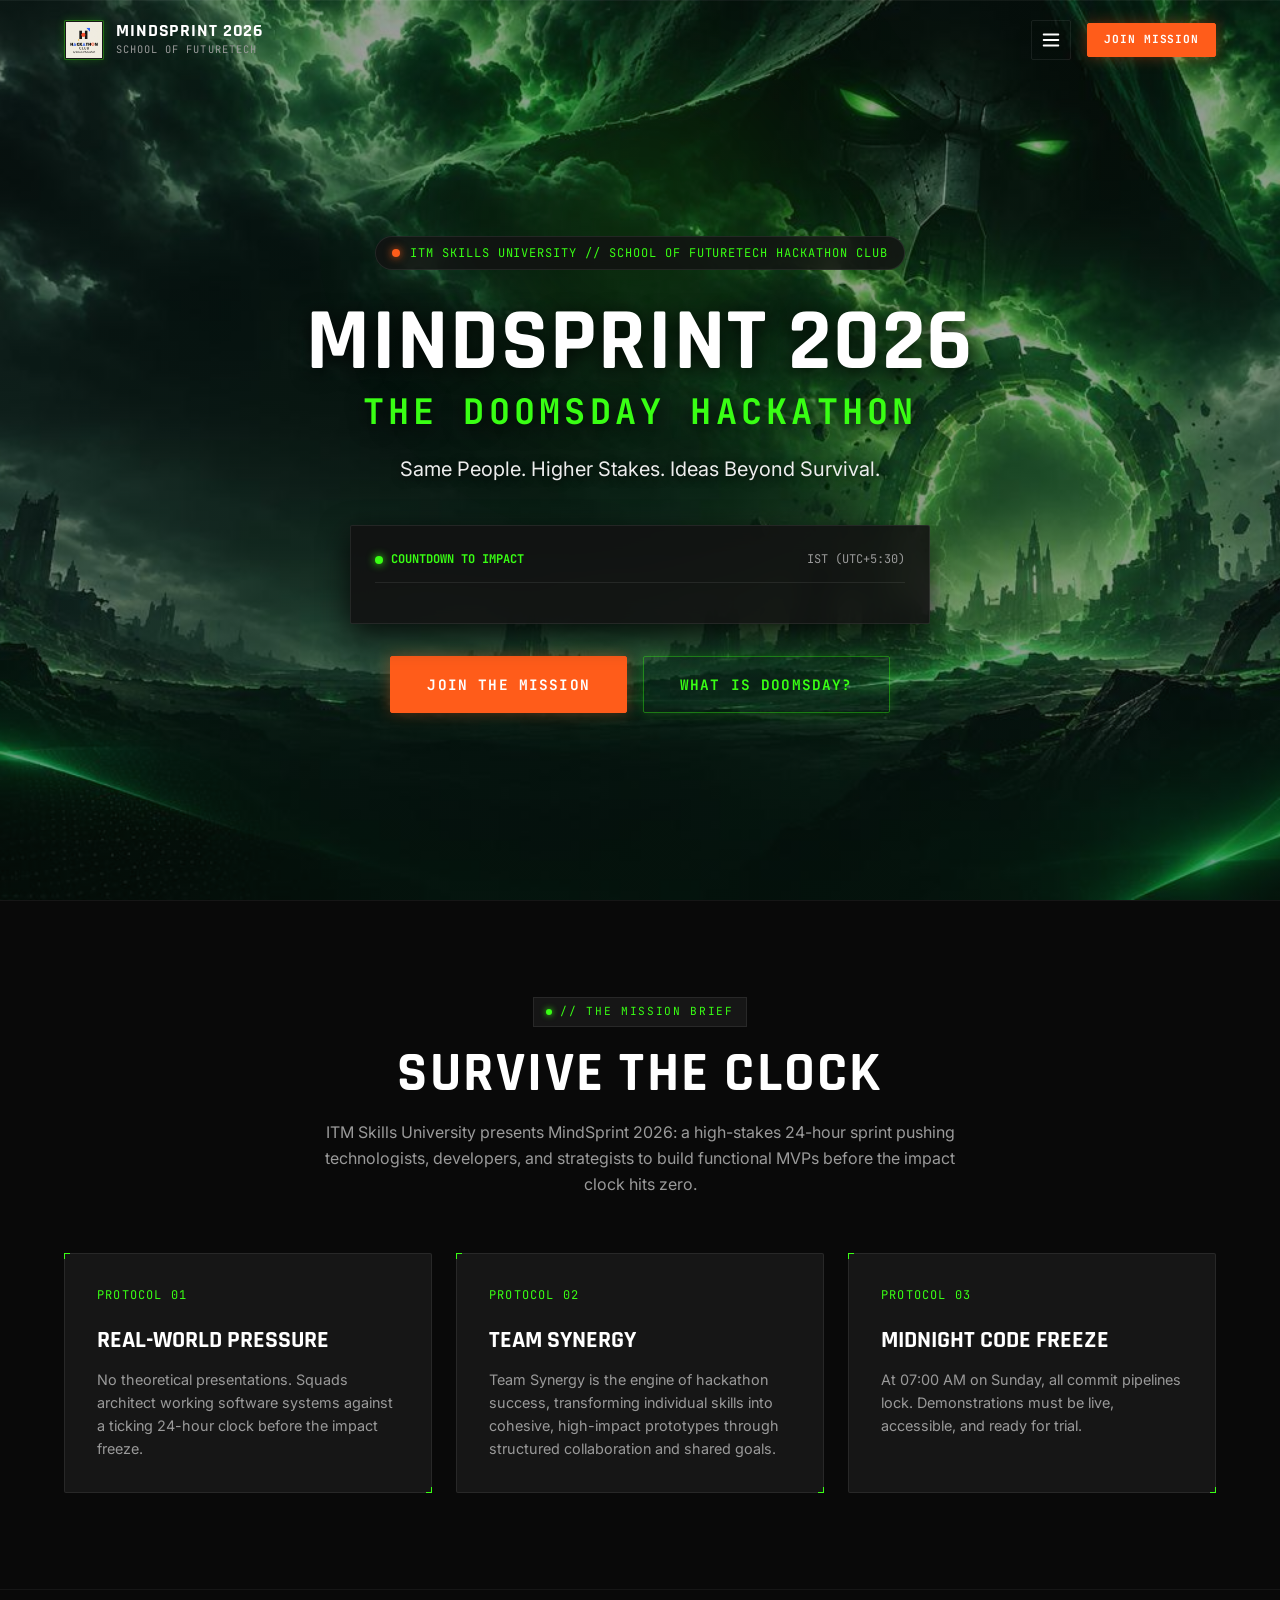
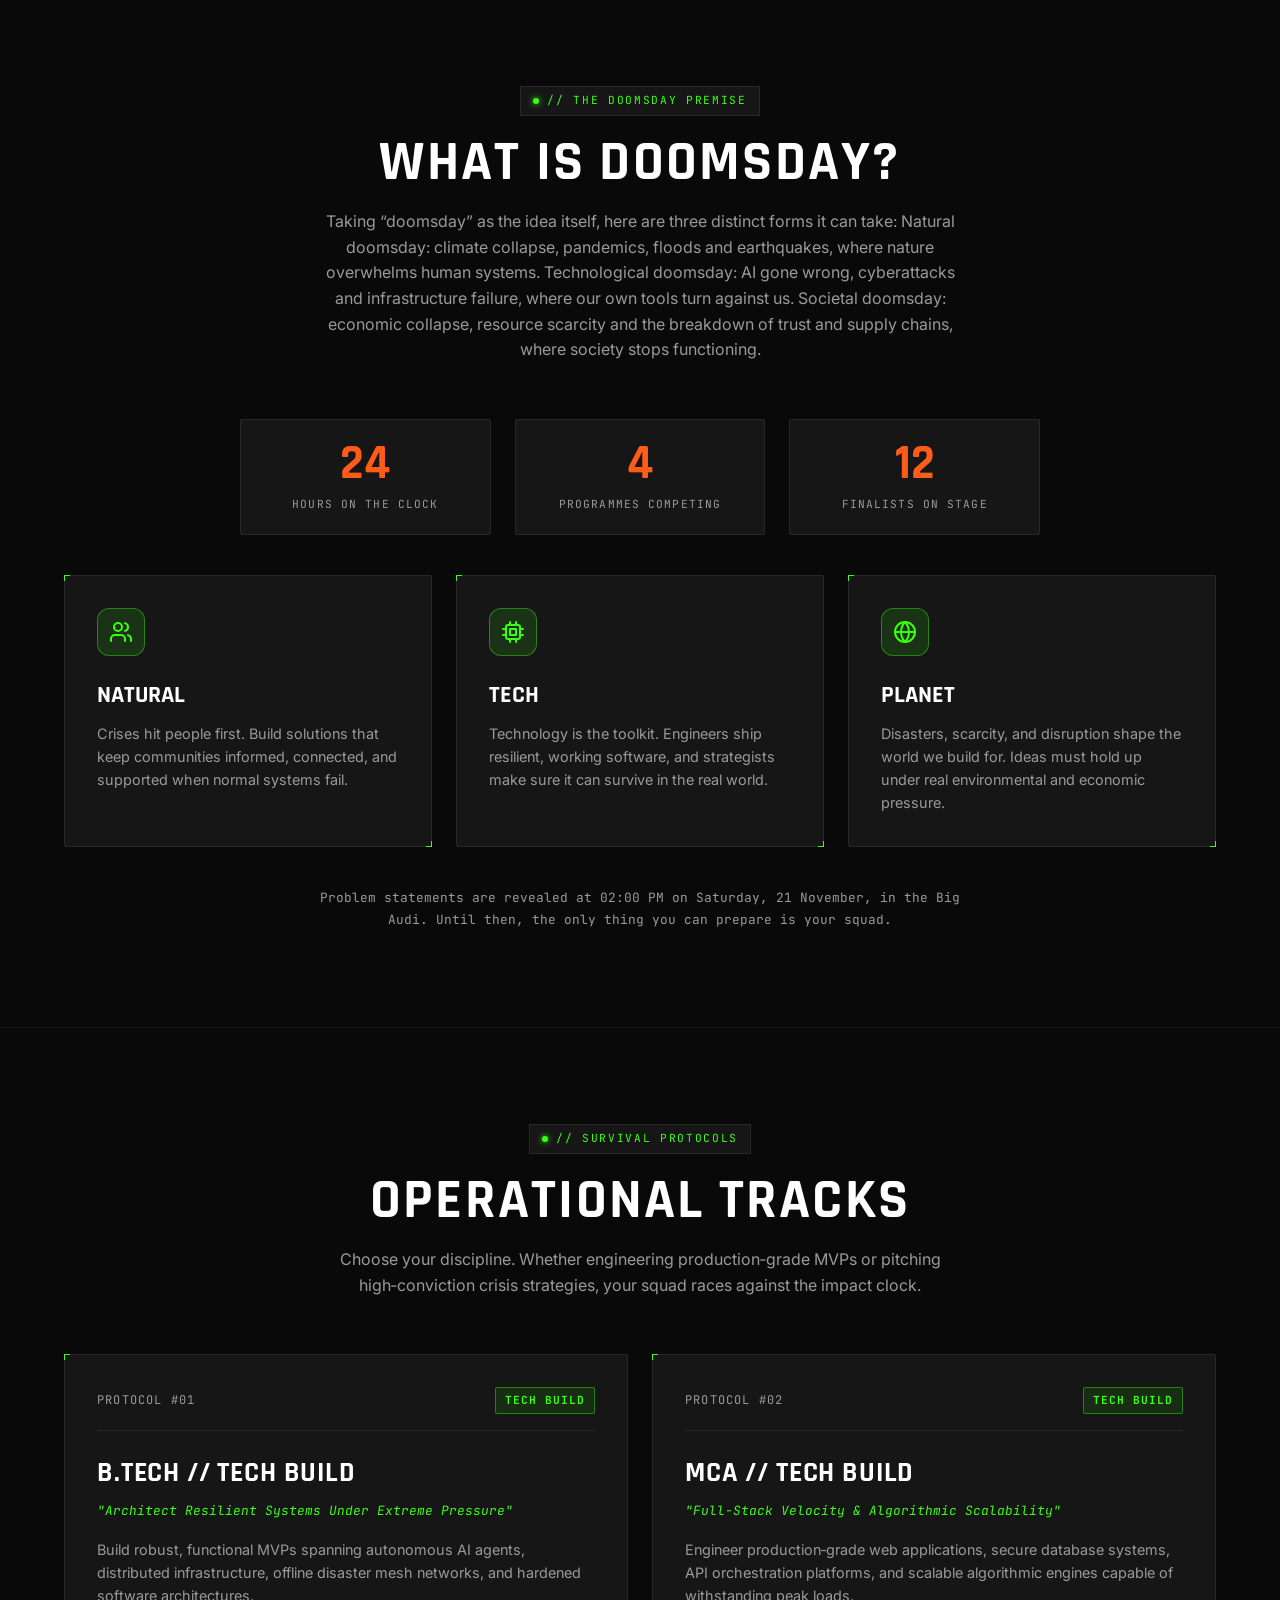
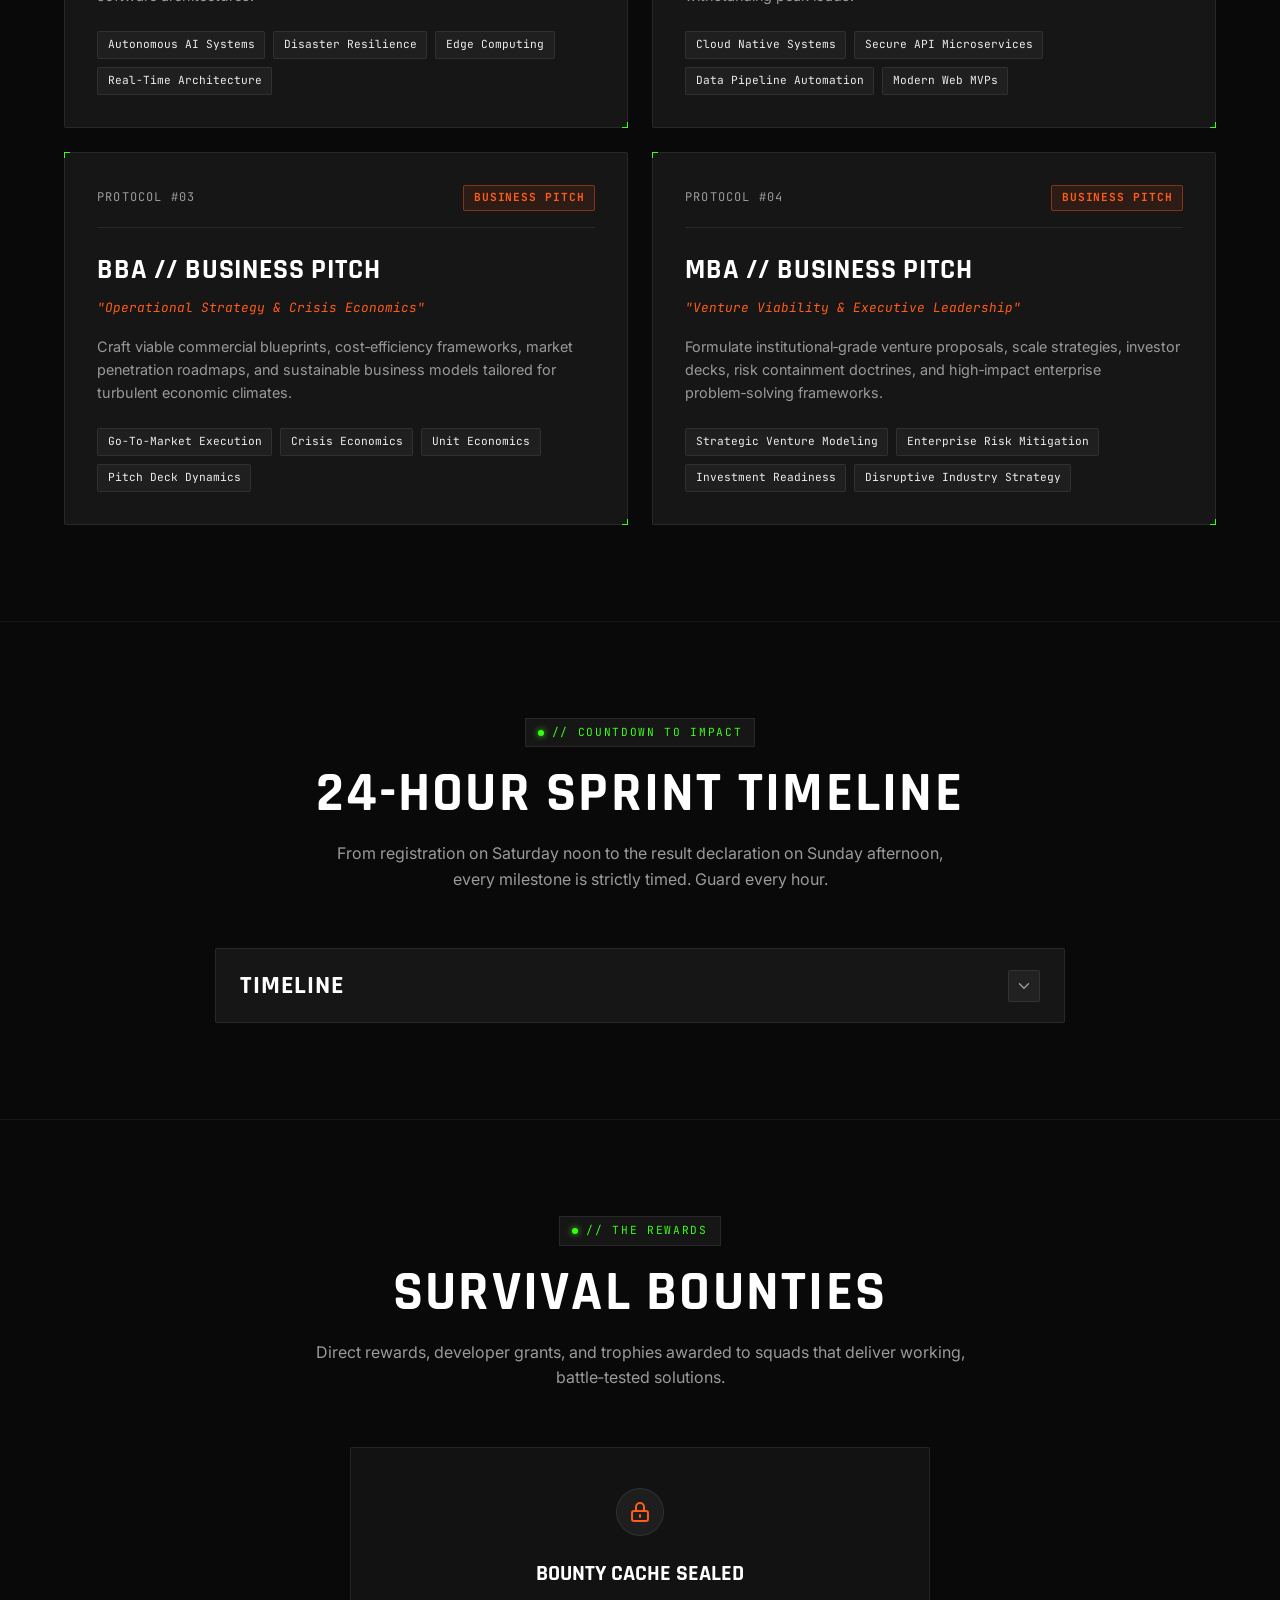
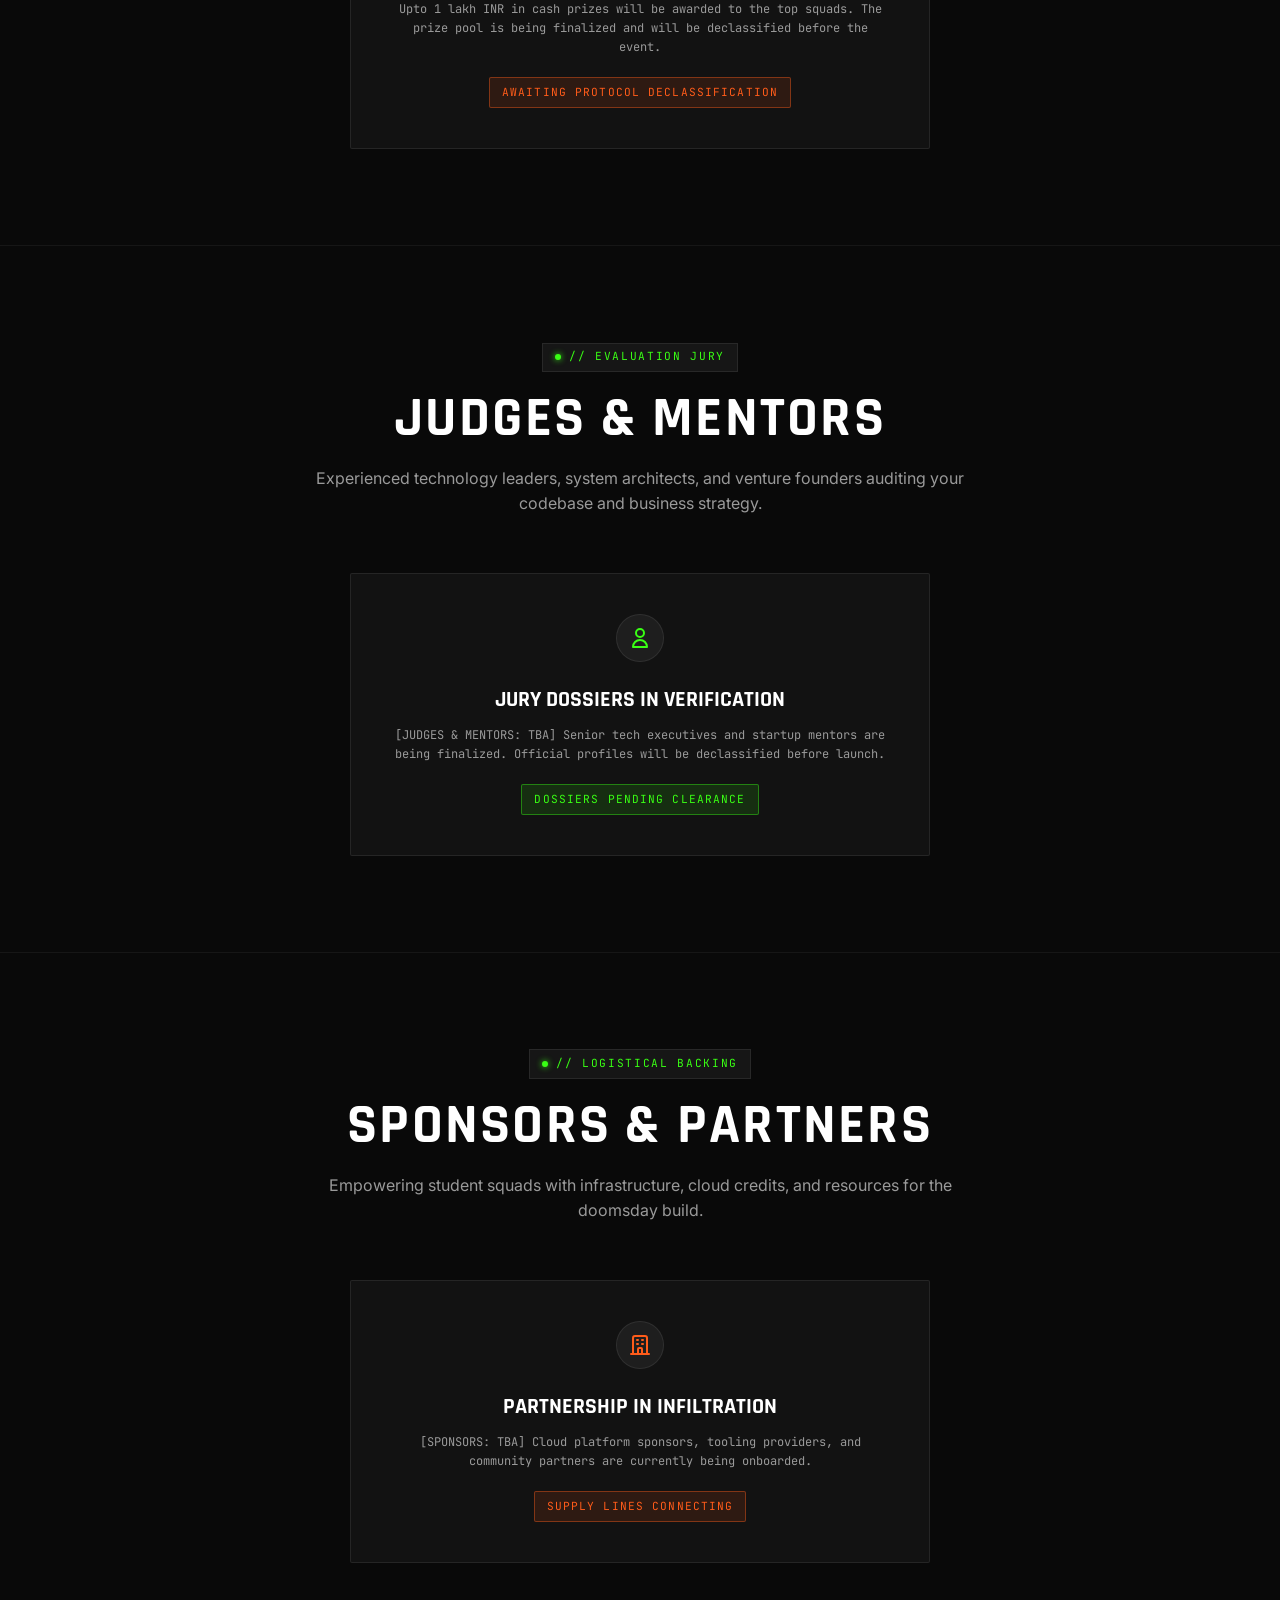
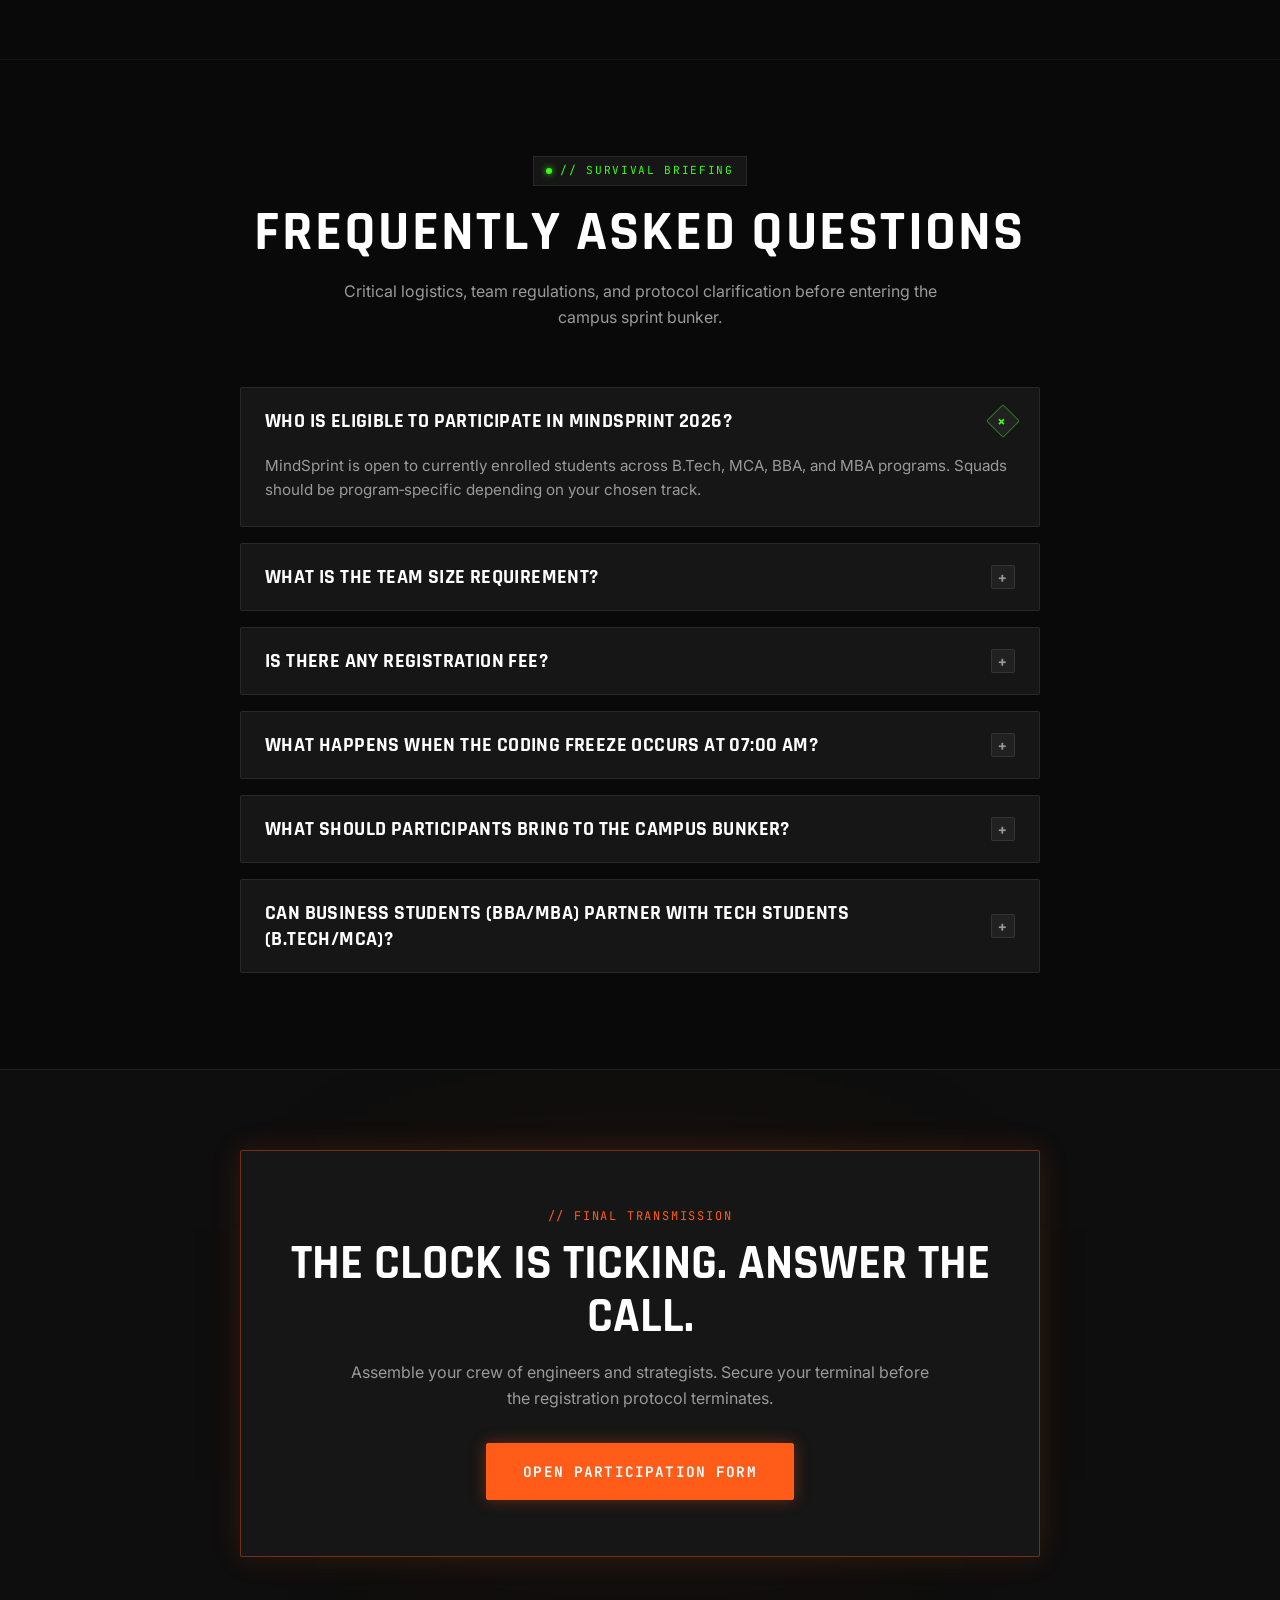
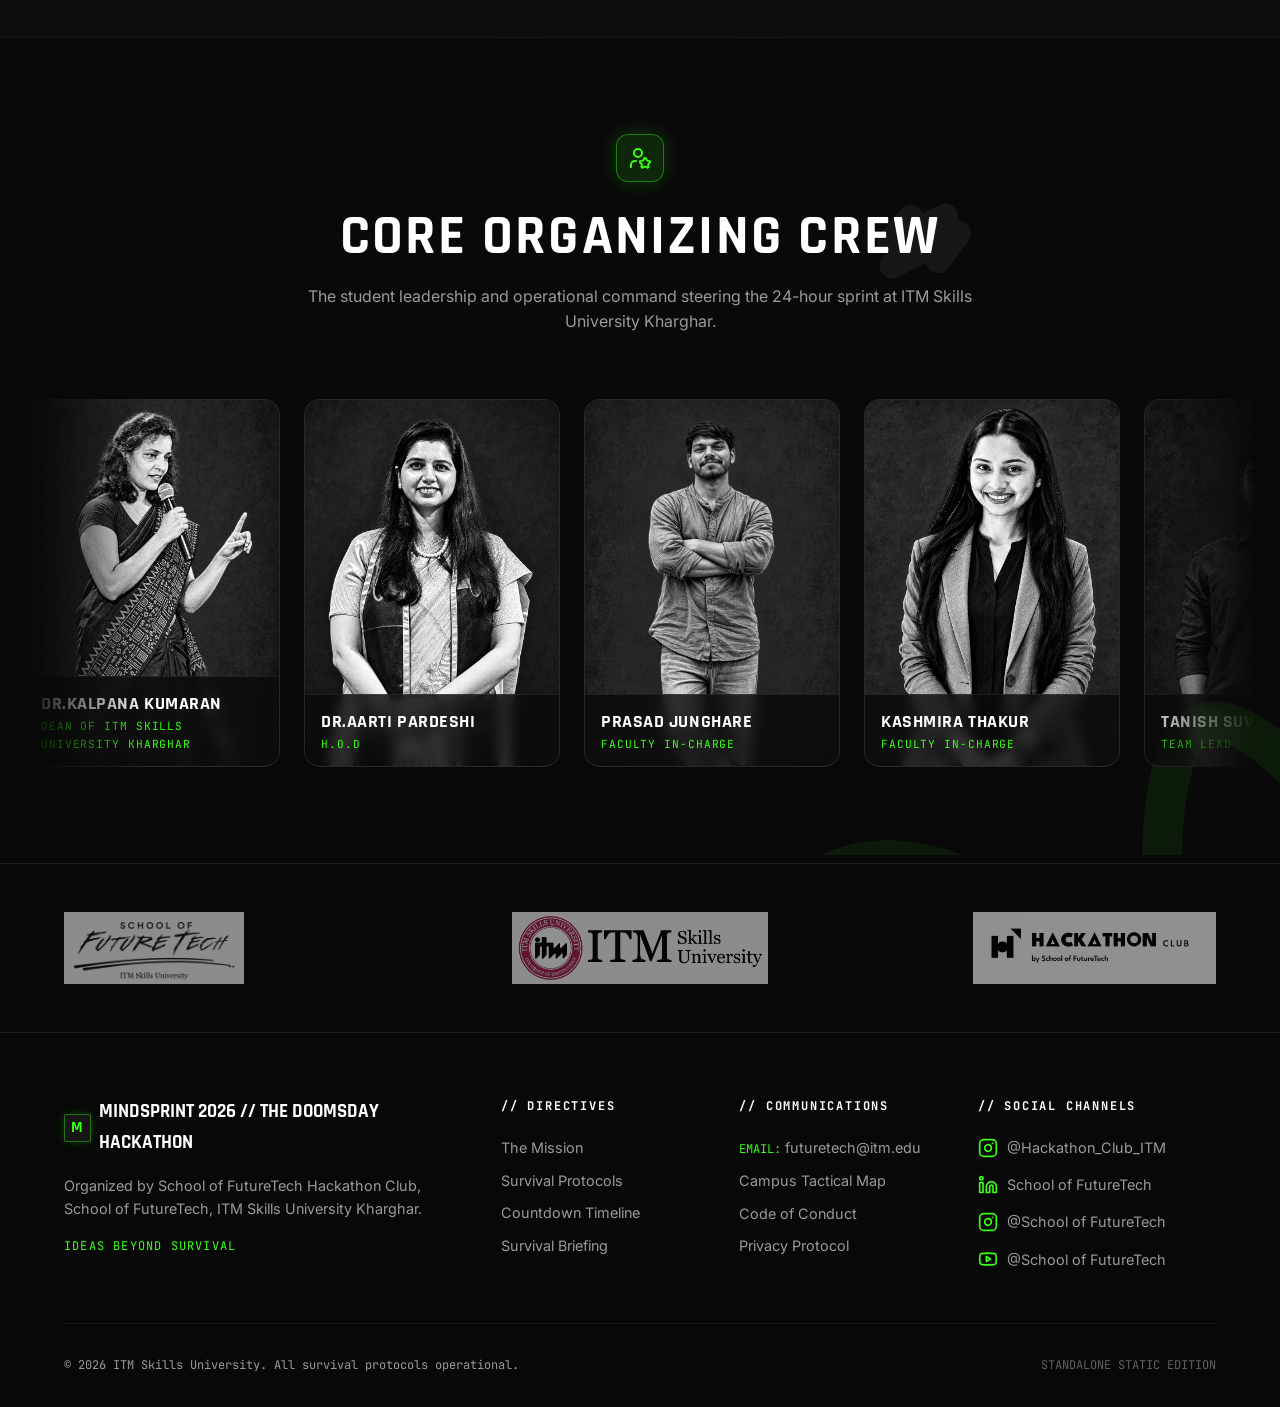
<file: index.html>
<!DOCTYPE html>
<html lang="en">
<head>
  <meta charset="UTF-8" />
  <meta name="viewport" content="width=device-width, initial-scale=1.0" />
  <title>MINDSPRINT 2026 // The Doomsday Hackathon — ITM Skills University</title>
  <meta name="description" content="Humanity. Tech. Planet. One Last Sprint. 24-Hour Code Sprint at ITM Skills University Kharghar." />
  <meta name="theme-color" content="#0a0a0a" />
  <link rel="icon" type="image/png" href="./IMAGES/Gemini_Generated_Image_oap0adoap0adoap0.png" />

  <!-- Google Fonts for Cinematic Typography -->
  <link rel="preconnect" href="https://fonts.googleapis.com" />
  <link rel="preconnect" href="https://fonts.gstatic.com" crossorigin />
  <link href="https://fonts.googleapis.com/css2?family=Inter:wght@300;400;500;600;700&family=JetBrains+Mono:wght@400;600;700&family=Rajdhani:wght@500;600;700;800&display=swap" rel="stylesheet" />

  <link rel="stylesheet" href="./styles.css" />
</head>
<body>
  <!-- Scroll Progress Bar -->
  <div id="scrollProgress" aria-hidden="true"></div>

  <!-- 1. Navigation -->
  <header>
    <nav class="navbar" id="navbar" aria-label="Main Navigation">
      <div class="container nav-wrap">
        <a href="#hero" class="brand-link" aria-label="MindSprint 2026 Home">
          <div class="brand-badge">
            <img src="./IMAGES/Gemini_Generated_Image_oap0adoap0adoap0.png" alt="MindSprint logo" />
          </div>
          <div class="brand-text">
            <h1>MINDSPRINT 2026</h1>
            <span>School of FutureTech</span>
          </div>
        </a>

        <ul class="nav-links">
          <li><a href="#about">The Mission</a></li>
          <li><a href="#tracks">Protocols</a></li>
          <li><a href="#schedule">Timeline</a></li>
          <li><a href="#prizes">Rewards</a></li>
          <li><a href="#judges">Jury</a></li>
          <li><a href="#sponsors">Sponsors</a></li>
          <li><a href="#faq">Briefing</a></li>
          <li><a href="#core-members">Meet the Team</a></li>
        </ul>

        <div class="flex items-center gap-4">
          <a href="#" class="btn btn-primary btn-sm" data-form-cta aria-label="Join Mission">Join Mission</a>
          <button class="mobile-menu-toggle" id="mobileMenuToggle"
                  aria-label="Toggle navigation menu"
                  aria-expanded="false">
            <svg width="22" height="22" fill="none" viewBox="0 0 24 24" stroke="currentColor">
              <path stroke-linecap="round" stroke-linejoin="round" stroke-width="2"
                    d="M4 6h16M4 12h16M4 18h16"/>
            </svg>
          </button>
        </div>
      </div>

      <!-- Mobile Menu Dropdown -->
      <div class="mobile-menu" id="mobileMenu">
        <a href="#about">The Mission</a>
        <a href="#tracks">Protocols</a>
        <a href="#schedule">Timeline</a>
        <a href="#faq">Briefing</a>
        <a href="#" class="btn btn-primary" data-form-cta>Join Mission</a>
      </div>
    </nav>
  </header>

  <main>
    <!-- 2. Hero Section -->
    <section class="hero-section" id="hero" aria-label="Hero Section">
      <div class="hero-clock-glow" aria-hidden="true"></div>
      

      <div class="container hero-content">
        <div class="hero-badge">
          <span class="ping-dot" aria-hidden="true"></span>
          <span>ITM Skills University // School of FutureTech Hackathon Club</span>
        </div>

        <h1 class="hero-title">
          MINDSPRINT 2026
          <span class="hero-subtitle-green">THE DOOMSDAY HACKATHON</span>
        </h1>

        <p class="hero-tagline">
          Same People. Higher Stakes. Ideas Beyond Survival.
        </p>

        <!-- Countdown Module -->
        <div class="countdown-box">
          <div class="countdown-header">
            <div class="status-tag">
              <span class="ping-dot"
                    style="background:#39ff14; box-shadow:0 0 8px #39ff14;"
                    aria-hidden="true"></span>
              <span>COUNTDOWN TO IMPACT</span>
            </div>
            <div style="color:var(--text-muted);">IST (UTC+5:30)</div>
          </div>

          <div id="countdownStatusText"
               style="display:none; font-family:var(--font-mono); font-size:1.2rem; color:var(--ember-orange); font-weight:700;"></div>

          <div class="countdown-grid" id="countdownGrid">
            <div class="countdown-slot">
              <div class="countdown-num" id="countDays">00</div>
              <span class="countdown-lbl">DAYS</span>
            </div>
            <div class="countdown-slot">
              <div class="countdown-num" id="countHours">00</div>
              <span class="countdown-lbl">HOURS</span>
            </div>
            <div class="countdown-slot">
              <div class="countdown-num" id="countMinutes">00</div>
              <span class="countdown-lbl">MINUTES</span>
            </div>
            <div class="countdown-slot">
              <div class="countdown-num" id="countSeconds">00</div>
              <span class="countdown-lbl">SECONDS</span>
            </div>
            <div class="countdown-freeze-note">
              22 Nov 2026, 07:00 AM (CODING FREEZE)
            </div>
          </div>
        </div>

        <div class="hero-actions">
          <a href="#" class="btn btn-primary btn-lg" data-form-cta aria-label="Join the Mission">Join the Mission</a>
          <a href="#doomsday" class="btn btn-secondary btn-lg" aria-label="Learn about Doomsday">What Is Doomsday?</a>
        </div>
      </div>
    </section>

    <!-- 3. About Section — "The Mission" -->
    <section id="about" aria-label="About The Mission">
      <div class="container">
        <div class="section-head">
          <div class="section-tag">
            <span class="dot" aria-hidden="true"></span>
            <span>// THE MISSION BRIEF</span>
          </div>
          <h2 class="section-title">SURVIVE THE CLOCK</h2>
          <p class="section-lead">
            ITM Skills University presents MindSprint 2026: a high-stakes 24-hour sprint pushing technologists, developers, and strategists to build functional MVPs before the impact clock hits zero.
          </p>
        </div>

        <div class="grid-3">
          <div class="card">
            <div class="flex justify-between items-center" style="margin-bottom:1rem;">
              <span style="font-family:var(--font-mono); font-size:0.75rem; color:var(--acid-green); letter-spacing:0.1em;">PROTOCOL 01</span>
            </div>
            <h3 style="font-family:var(--font-display); font-size:1.5rem; text-transform:uppercase; color:#fff; margin-bottom:0.5rem;">Real-World Pressure</h3>
            <p style="color:var(--text-muted); font-size:0.9rem; line-height:1.6;">
              No theoretical presentations. Squads architect working software systems against a ticking 24-hour clock before the impact freeze.
            </p>
          </div>

          <div class="card">
            <div class="flex justify-between items-center" style="margin-bottom:1rem;">
              <span style="font-family:var(--font-mono); font-size:0.75rem; color:var(--acid-green); letter-spacing:0.1em;">PROTOCOL 02</span>
            </div>
            <h3 style="font-family:var(--font-display); font-size:1.5rem; text-transform:uppercase; color:#fff; margin-bottom:0.5rem;">Team Synergy</h3>
            <p style="color:var(--text-muted); font-size:0.9rem; line-height:1.6;">
              Team Synergy is the engine of hackathon success, transforming individual skills into cohesive, high-impact prototypes through structured collaboration and shared goals.
            </p>
          </div>

          <div class="card">
            <div class="flex justify-between items-center" style="margin-bottom:1rem;">
              <span style="font-family:var(--font-mono); font-size:0.75rem; color:var(--acid-green); letter-spacing:0.1em;">PROTOCOL 03</span>
            </div>
            <h3 style="font-family:var(--font-display); font-size:1.5rem; text-transform:uppercase; color:#fff; margin-bottom:0.5rem;">Midnight Code Freeze</h3>
            <p style="color:var(--text-muted); font-size:0.9rem; line-height:1.6;">
              At 07:00 AM on Sunday, all commit pipelines lock. Demonstrations must be live, accessible, and ready for trial.
            </p>
          </div>
        </div>
      </div>
    </section>
        <!-- 3b. NEW: Doomsday Info Section -->
    <section id="doomsday" aria-label="About the Doomsday Theme">
      <div class="container">
        <div class="section-head">
          <div class="section-tag">
            <span class="dot" aria-hidden="true"></span>
            <span>// THE DOOMSDAY PREMISE</span>
          </div>
          <h2 class="section-title">WHAT IS DOOMSDAY?</h2>
          <p class="section-lead">
           Taking “doomsday” as the idea itself, here are three distinct forms it can take:

Natural doomsday: climate collapse, pandemics, floods and earthquakes, where nature overwhelms human systems.
Technological doomsday: AI gone wrong, cyberattacks and infrastructure failure, where our own tools turn against us.
Societal doomsday: economic collapse, resource scarcity and the breakdown of trust and supply chains, where society stops functioning. </p>
        </div>

        <div class="doomsday-stats">
          <div class="doomsday-stat">
            <div class="doomsday-stat-num">24</div>
            <div class="doomsday-stat-lbl">Hours on the clock</div>
          </div>
          <div class="doomsday-stat">
            <div class="doomsday-stat-num">4</div>
            <div class="doomsday-stat-lbl">Programmes competing</div>
          </div>
          <div class="doomsday-stat">
            <div class="doomsday-stat-num">12</div>
            <div class="doomsday-stat-lbl">Finalists on stage</div>
          </div>
        </div>

        <div class="grid-3">
          <div class="card">
            <div class="doomsday-icon" aria-hidden="true">
              <svg width="24" height="24" viewBox="0 0 24 24" fill="none" stroke="currentColor" stroke-width="2" stroke-linecap="round" stroke-linejoin="round">
                <path d="M16 21v-2a4 4 0 0 0-4-4H6a4 4 0 0 0-4 4v2"/>
                <circle cx="9" cy="7" r="4"/>
                <path d="M22 21v-2a4 4 0 0 0-3-3.87"/>
                <path d="M16 3.13a4 4 0 0 1 0 7.75"/>
              </svg>
            </div>
            <h3 class="doomsday-card-title">Natural</h3>
            <p class="doomsday-card-text">
              Crises hit people first. Build solutions that keep communities informed, connected, and supported when normal systems fail.
            </p>
          </div>

          <div class="card">
            <div class="doomsday-icon" aria-hidden="true">
              <svg width="24" height="24" viewBox="0 0 24 24" fill="none" stroke="currentColor" stroke-width="2" stroke-linecap="round" stroke-linejoin="round">
                <rect x="5" y="5" width="14" height="14" rx="2"/>
                <rect x="9" y="9" width="6" height="6"/>
                <path d="M9 2v3M15 2v3M9 19v3M15 19v3M2 9h3M2 15h3M19 9h3M19 15h3"/>
              </svg>
            </div>
            <h3 class="doomsday-card-title">Tech</h3>
            <p class="doomsday-card-text">
              Technology is the toolkit. Engineers ship resilient, working software, and strategists make sure it can survive in the real world.
            </p>
          </div>

          <div class="card">
            <div class="doomsday-icon" aria-hidden="true">
              <svg width="24" height="24" viewBox="0 0 24 24" fill="none" stroke="currentColor" stroke-width="2" stroke-linecap="round" stroke-linejoin="round">
                <circle cx="12" cy="12" r="10"/>
                <path d="M2 12h20"/>
                <path d="M12 2a15.3 15.3 0 0 1 4 10 15.3 15.3 0 0 1-4 10 15.3 15.3 0 0 1-4-10 15.3 15.3 0 0 1 4-10z"/>
              </svg>
            </div>
            <h3 class="doomsday-card-title">Planet</h3>
            <p class="doomsday-card-text">
              Disasters, scarcity, and disruption shape the world we build for. Ideas must hold up under real environmental and economic pressure.
            </p>
          </div>
        </div>

        <p class="doomsday-note">
          Problem statements are revealed at 02:00 PM on Saturday, 21 November, in the Big Audi. Until then, the only thing you can prepare is your squad.
        </p>
      </div>
    </section>

    <!-- 4. Tracks Section — "Survival Protocols" -->
    <section id="tracks" aria-label="Survival Protocol Tracks">
      <div class="container">
        <div class="section-head">
          <div class="section-tag">
            <span class="dot" aria-hidden="true"></span>
            <span>// SURVIVAL PROTOCOLS</span>
          </div>
          <h2 class="section-title">OPERATIONAL TRACKS</h2>
          <p class="section-lead">
            Choose your discipline. Whether engineering production‑grade MVPs or pitching high‑conviction crisis strategies, your squad races against the impact clock.
          </p>
        </div>

        <div class="grid-2">
          <!-- Track 1: B.Tech -->
          <div class="card">
            <div class="track-header">
              <span class="protocol-code">PROTOCOL #01</span>
              <span class="track-badge badge-tech">TECH BUILD</span>
            </div>
            <h3 class="track-title">B.Tech // Tech Build</h3>
            <p class="track-quote">"Architect Resilient Systems Under Extreme Pressure"</p>
            <p class="track-desc">
              Build robust, functional MVPs spanning autonomous AI agents, distributed infrastructure, offline disaster mesh networks, and hardened software architectures.
            </p>
            <div class="track-tags">
              <span class="track-tag">Autonomous AI Systems</span>
              <span class="track-tag">Disaster Resilience</span>
              <span class="track-tag">Edge Computing</span>
              <span class="track-tag">Real-Time Architecture</span>
            </div>
          </div>

          <!-- Track 2: MCA -->
          <div class="card">
            <div class="track-header">
              <span class="protocol-code">PROTOCOL #02</span>
              <span class="track-badge badge-tech">TECH BUILD</span>
            </div>
            <h3 class="track-title">MCA // Tech Build</h3>
            <p class="track-quote">"Full-Stack Velocity &amp; Algorithmic Scalability"</p>
            <p class="track-desc">
              Engineer production‑grade web applications, secure database systems, API orchestration platforms, and scalable algorithmic engines capable of withstanding peak loads.
            </p>
            <div class="track-tags">
              <span class="track-tag">Cloud Native Systems</span>
              <span class="track-tag">Secure API Microservices</span>
              <span class="track-tag">Data Pipeline Automation</span>
              <span class="track-tag">Modern Web MVPs</span>
            </div>
          </div>

          <!-- Track 3: BBA -->
          <div class="card card-orange">
            <div class="track-header">
              <span class="protocol-code">PROTOCOL #03</span>
              <span class="track-badge badge-pitch">BUSINESS PITCH</span>
            </div>
            <h3 class="track-title">BBA // Business Pitch</h3>
            <p class="track-quote" style="color:var(--ember-orange);">
              "Operational Strategy &amp; Crisis Economics"
            </p>
            <p class="track-desc">
              Craft viable commercial blueprints, cost‑efficiency frameworks, market penetration roadmaps, and sustainable business models tailored for turbulent economic climates.
            </p>
            <div class="track-tags">
              <span class="track-tag">Go-To-Market Execution</span>
              <span class="track-tag">Crisis Economics</span>
              <span class="track-tag">Unit Economics</span>
              <span class="track-tag">Pitch Deck Dynamics</span>
            </div>
          </div>

          <!-- Track 4: MBA -->
          <div class="card card-orange">
            <div class="track-header">
              <span class="protocol-code">PROTOCOL #04</span>
              <span class="track-badge badge-pitch">BUSINESS PITCH</span>
            </div>
            <h3 class="track-title">MBA // Business Pitch</h3>
            <p class="track-quote" style="color:var(--ember-orange);">
              "Venture Viability &amp; Executive Leadership"
            </p>
            <p class="track-desc">
              Formulate institutional‑grade venture proposals, scale strategies, investor decks, risk containment doctrines, and high‑impact enterprise problem‑solving frameworks.
            </p>
            <div class="track-tags">
              <span class="track-tag">Strategic Venture Modeling</span>
              <span class="track-tag">Enterprise Risk Mitigation</span>
              <span class="track-tag">Investment Readiness</span>
              <span class="track-tag">Disruptive Industry Strategy</span>
            </div>
          </div>
        </div>
      </div>
    </section>

    <!-- 5. Schedule Section — "Countdown to Impact" (UPDATED TIMELINE) -->
    <section id="schedule" aria-label="Schedule and Timeline">
      <div class="container">
        <div class="section-head">
          <div class="section-tag">
            <span class="dot" aria-hidden="true"></span>
            <span>// COUNTDOWN TO IMPACT</span>
          </div>
          <h2 class="section-title">24-HOUR SPRINT TIMELINE</h2>
          <p class="section-lead">
            From registration on Saturday noon to the result declaration on Sunday afternoon, every milestone is strictly timed. Guard every hour.
          </p>
        </div>

        <div class="timeline">
          <!-- 1 -->
          <div class="timeline-step">
            <div class="step-marker"></div>
            <div class="step-time">12:00 PM <span>Sat, 21 Nov 2026</span></div>
            <div class="timeline-card">
              <span class="phase-tag">PHASE I // ARRIVAL</span>
              <h3 class="step-title">Registration &amp; Check-in</h3>
              <p style="color:var(--text-muted); font-size:0.9rem;">
                Squads report in, verify their teams, and check in before the sprint begins.
                <br /><span style="font-family:var(--font-mono); font-size:0.75rem; color:var(--acid-green);">VENUE: Control Room</span>
              </p>
            </div>
          </div>

          <!-- 2 -->
          <div class="timeline-step">
            <div class="step-marker"></div>
            <div class="step-time">01:30 PM <span>Sat, 21 Nov 2026</span></div>
            <div class="timeline-card">
              <span class="phase-tag">PHASE II // THE COUNTDOWN BEGINS</span>
              <h3 class="step-title">Opening Ceremony</h3>
              <p style="color:var(--text-muted); font-size:0.9rem;">
                The official kickoff of MindSprint 2026 with all participating squads assembled.
                <br /><span style="font-family:var(--font-mono); font-size:0.75rem; color:var(--acid-green);">VENUE: Big Audi</span>
              </p>
            </div>
          </div>

          <!-- 3 -->
          <div class="timeline-step">
            <div class="step-marker"></div>
            <div class="step-time">02:00 PM <span>Sat, 21 Nov 2026</span></div>
            <div class="timeline-card">
              <span class="phase-tag">PHASE III // THE BRIEFING</span>
              <h3 class="step-title">Problem Statement Release</h3>
              <p style="color:var(--text-muted); font-size:0.9rem;">
                Problem statements are revealed to the squads.
                <br /><span style="font-family:var(--font-mono); font-size:0.75rem; color:var(--acid-green);">VENUE: Big Audi</span>
              </p>
            </div>
          </div>

          <!-- 4 -->
          <div class="timeline-step">
            <div class="step-marker"></div>
            <div class="step-time">02:30 PM <span>Sat, 21 Nov 2026</span></div>
            <div class="timeline-card">
              <span class="phase-tag">PHASE IV // SPRINT COMMENCES</span>
              <h3 class="step-title">Mentor Allocation &amp; Development Kickoff</h3>
              <p style="color:var(--text-muted); font-size:0.9rem;">
                Mentors are allocated to squads and the build officially begins.
                <br /><span style="font-family:var(--font-mono); font-size:0.75rem; color:var(--acid-green);">VENUE: Hacking Rooms</span>
              </p>
            </div>
          </div>

          <!-- 5 -->
          <div class="timeline-step">
            <div class="step-marker"></div>
            <div class="step-time">07:30 PM <span>Sat, 21 Nov 2026</span></div>
            <div class="timeline-card">
              <span class="phase-tag">PHASE V // RECON AUDIT</span>
              <h3 class="step-title">Round 1: Idea Check (Mentoring)</h3>
              <p style="color:var(--text-muted); font-size:0.9rem;">
                Mentors review each squad's idea and approach and sharpen the scope.
                <br /><span style="font-family:var(--font-mono); font-size:0.75rem; color:var(--acid-green);">VENUE: Hacking Rooms</span>
              </p>
            </div>
          </div>

          <!-- 6 -->
          <div class="timeline-step">
            <div class="step-marker"></div>
            <div class="step-time">01:00 AM <span>Sun, 22 Nov 2026</span></div>
            <div class="timeline-card">
              <span class="phase-tag">PHASE VI // MIDNIGHT PROTOCOL</span>
              <h3 class="step-title">Round 2: Progress Check</h3>
              <p style="color:var(--text-muted); font-size:0.9rem;">
                A mid-sprint checkpoint to review how far each build has come.
                <br /><span style="font-family:var(--font-mono); font-size:0.75rem; color:var(--acid-green);">VENUE: Hacking Rooms</span>
              </p>
            </div>
          </div>

          <!-- 7 -->
          <div class="timeline-step">
            <div class="step-marker"></div>
            <div class="step-time">05:00 AM <span>Sun, 22 Nov 2026</span></div>
            <div class="timeline-card">
              <span class="phase-tag">PHASE VII // LAST LIGHT</span>
              <h3 class="step-title">Round 3: Final Mentoring</h3>
              <p style="color:var(--text-muted); font-size:0.9rem;">
                The last mentor session before the freeze to polish the build and the pitch.
                <br /><span style="font-family:var(--font-mono); font-size:0.75rem; color:var(--acid-green);">VENUE: Hacking Rooms</span>
              </p>
            </div>
          </div>

          <!-- 8 — FREEZE -->
          <div class="timeline-step">
            <div class="step-marker freeze-marker"></div>
            <div class="step-time" style="color:var(--ember-orange);">07:00 AM <span>Sun, 22 Nov 2026</span></div>
            <div class="timeline-card critical">
              <span class="phase-tag" style="color:var(--ember-orange);">PHASE VIII // THE IMPACT FREEZE</span>
              <h3 class="step-title">Coding Freeze</h3>
              <p style="color:var(--text-muted); font-size:0.9rem;">
                All code repositories lock. No further codebase changes count toward evaluation.
              </p>
            </div>
          </div>

          <!-- 9 -->
          <div class="timeline-step">
            <div class="step-marker"></div>
            <div class="step-time">08:00 AM <span>Sun, 22 Nov 2026</span></div>
            <div class="timeline-card">
              <span class="phase-tag">PHASE IX // FINAL TRANSMISSION</span>
              <h3 class="step-title">Submission Deadline</h3>
              <p style="color:var(--text-muted); font-size:0.9rem;">
                Final project submissions close. Submit through the online form before the deadline.
                <br /><span style="font-family:var(--font-mono); font-size:0.75rem; color:var(--acid-green);">VENUE: Online Form</span>
              </p>
            </div>
          </div>

          <!-- 10 -->
          <div class="timeline-step">
            <div class="step-marker"></div>
            <div class="step-time">09:00 – 11:00 AM <span>Sun, 22 Nov 2026</span></div>
            <div class="timeline-card">
              <span class="phase-tag">PHASE X // THE SCREENING</span>
              <h3 class="step-title">Screening by 5 Panels (Programme-wise)</h3>
              <p style="color:var(--text-muted); font-size:0.9rem;">
                Five panels screen the submissions programme by programme to select the finalists.
                <br /><span style="font-family:var(--font-mono); font-size:0.75rem; color:var(--acid-green);">VENUE: Hacking Rooms</span>
              </p>
            </div>
          </div>

          <!-- 11 -->
          <div class="timeline-step">
            <div class="step-marker"></div>
            <div class="step-time">11:30 AM – 01:30 PM <span>Sun, 22 Nov 2026</span></div>
            <div class="timeline-card">
              <span class="phase-tag">PHASE XI // THE VERDICT</span>
              <h3 class="step-title">Grand Finale: Top 3 Teams per Programme</h3>
              <p style="color:var(--text-muted); font-size:0.9rem;">
                The top 3 teams from each programme (12 teams in total) face the final round.
                <br /><span style="font-family:var(--font-mono); font-size:0.75rem; color:var(--acid-green);">VENUE: Big Audi</span>
              </p>
            </div>
          </div>

          <!-- 12 -->
          <div class="timeline-step">
            <div class="step-marker"></div>
            <div class="step-time">02:30 PM <span>Sun, 22 Nov 2026</span></div>
            <div class="timeline-card">
              <span class="phase-tag">PHASE XII // SURVIVORS DECLARED</span>
              <h3 class="step-title">Result Declaration</h3>
              <p style="color:var(--text-muted); font-size:0.9rem;">
                The winners of MindSprint 2026 are announced.
                <br /><span style="font-family:var(--font-mono); font-size:0.75rem; color:var(--acid-green);">VENUE: Big Audi</span>
              </p>
            </div>
          </div>
        </div>
      </div>
    </section>

    <!-- 6. Prizes Section — "The Rewards" -->
    <section id="prizes" aria-label="Prizes and Rewards">
      <div class="container">
        <div class="section-head">
          <div class="section-tag">
            <span class="dot" aria-hidden="true"></span>
            <span>// THE REWARDS</span>
          </div>
          <h2 class="section-title">SURVIVAL BOUNTIES</h2>
          <p class="section-lead">
            Direct rewards, developer grants, and trophies awarded to squads that deliver working, battle‑tested solutions.
          </p>
        </div>

        <div class="coming-soon-box">
          <div class="coming-soon-icon">
            <svg width="24" height="24" fill="none" viewBox="0 0 24 24" stroke="currentColor" stroke-width="2">
              <path stroke-linecap="round" stroke-linejoin="round"
                    d="M12 15v2m-6 4h12a2 2 0 002-2v-6a2 2 0 00-2-2H6a2 2 0 00-2 2v6a2 2 0 002 2zm10-10V7a4 4 0 00-8 0v4h8z"/>
            </svg>
          </div>
          <h3 class="coming-soon-title">Bounty Cache Sealed</h3>
          <p class="coming-soon-desc">
            Upto 1 lakh INR in cash prizes will be awarded to the top squads. The prize pool is being finalized and will be declassified before the event.
          </p>
          <span class="status-pill">Awaiting Protocol Declassification</span>
        </div>
      </div>
    </section>

    <!-- 7. Judges & Mentors Section -->
    <section id="judges" aria-label="Judges and Mentors">
      <div class="container">
        <div class="section-head">
          <div class="section-tag">
            <span class="dot" aria-hidden="true"></span>
            <span>// EVALUATION JURY</span>
          </div>
          <h2 class="section-title">JUDGES &amp; MENTORS</h2>
          <p class="section-lead">
            Experienced technology leaders, system architects, and venture founders auditing your codebase and business strategy.
          </p>
        </div>

        <div class="coming-soon-box">
          <div class="coming-soon-icon" style="color:var(--acid-green);">
            <svg width="24" height="24" fill="none" viewBox="0 0 24 24" stroke="currentColor" stroke-width="2">
              <path stroke-linecap="round" stroke-linejoin="round"
                    d="M16 7a4 4 0 11-8 0 4 4 0 018 0zM12 14a7 7 0 00-7 7h14a7 7 0 00-7-7z"/>
            </svg>
          </div>
          <h3 class="coming-soon-title">Jury Dossiers In Verification</h3>
          <p class="coming-soon-desc">
            [JUDGES &amp; MENTORS: TBA] Senior tech executives and startup mentors are being finalized. Official profiles will be declassified before launch.
          </p>
          <span class="status-pill" style="border-color:var(--acid-green-border); background:var(--acid-green-dim); color:var(--acid-green);">
            Dossiers Pending Clearance
          </span>
        </div>
      </div>
    </section>

    <!-- 8. Sponsors & Partners Section -->
    <section id="sponsors" aria-label="Sponsors and Partners">
      <div class="container">
        <div class="section-head">
          <div class="section-tag">
            <span class="dot" aria-hidden="true"></span>
            <span>// LOGISTICAL BACKING</span>
          </div>
          <h2 class="section-title">SPONSORS &amp; PARTNERS</h2>
          <p class="section-lead">
            Empowering student squads with infrastructure, cloud credits, and resources for the doomsday build.
          </p>
        </div>

        <div class="coming-soon-box">
          <div class="coming-soon-icon">
            <svg width="24" height="24" fill="none" viewBox="0 0 24 24" stroke="currentColor" stroke-width="2">
              <path stroke-linecap="round" stroke-linejoin="round"
                    d="M19 21V5a2 2 0 00-2-2H7a2 2 0 00-2 2v16m14 0h2m-2 0h-5m-9 0H3m2 0h5M9 7h1m-1 4h1m4-4h1m-1 4h1m-5 10v-5a1 1 0 011-1h2a1 1 0 011 1v5m-4 0h4"/>
            </svg>
          </div>
          <h3 class="coming-soon-title">Partnership In Infiltration</h3>
          <p class="coming-soon-desc">
            [SPONSORS: TBA] Cloud platform sponsors, tooling providers, and community partners are currently being onboarded.
          </p>
          <span class="status-pill">Supply Lines Connecting</span>
        </div>
      </div>
    </section>

    <!-- 9. FAQs Section — "Survival Briefing" -->
    <section id="faq" aria-label="Frequently Asked Questions">
      <div class="container">
        <div class="section-head">
          <div class="section-tag">
            <span class="dot" aria-hidden="true"></span>
            <span>// SURVIVAL BRIEFING</span>
          </div>
          <h2 class="section-title">FREQUENTLY ASKED QUESTIONS</h2>
          <p class="section-lead">
            Critical logistics, team regulations, and protocol clarification before entering the campus sprint bunker.
          </p>
        </div>

        <div class="faq-wrap">
          <div class="faq-item active">
            <button class="faq-btn" aria-expanded="true" aria-controls="faq1">
              <span>Who is eligible to participate in MindSprint 2026?</span>
              <div class="faq-indicator">+</div>
            </button>
            <div class="faq-content" id="faq1">
              MindSprint is open to currently enrolled students across B.Tech, MCA, BBA, and MBA programs. Squads should be program‑specific depending on your chosen track.
            </div>
          </div>

          <div class="faq-item">
            <button class="faq-btn" aria-expanded="false" aria-controls="faq2">
              <span>What is the team size requirement?</span>
              <div class="faq-indicator">+</div>
            </button>
            <div class="faq-content" id="faq2">
              Teams must consist of 4 members strictly .
            </div>
          </div>

          <div class="faq-item">
            <button class="faq-btn" aria-expanded="false" aria-controls="faq3">
              <span>Is there any registration fee?</span>
              <div class="faq-indicator">+</div>
            </button>
            <div class="faq-content" id="faq3">
              No. Participation is 100% free for all shortlisted teams. Accommodation on campus during the 24‑hour sprint, Wi‑Fi access, and meals are provided by the organizers.
            </div>
          </div>

          <div class="faq-item">
            <button class="faq-btn" aria-expanded="false" aria-controls="faq4">
              <span>What happens when the Coding Freeze occurs at 07:00 AM?</span>
              <div class="faq-indicator">+</div>
            </button>
            <div class="faq-content" id="faq4">
              At 07:00 AM on Sunday, 22 November, all code repositories must have their final commit logged. No further codebase changes will be counted toward evaluation during jury pitch rounds.
            </div>
          </div>

          <div class="faq-item">
            <button class="faq-btn" aria-expanded="false" aria-controls="faq5">
              <span>What should participants bring to the campus bunker?</span>
              <div class="faq-indicator">+</div>
            </button>
            <div class="faq-content" id="faq5">
              Bring your laptop, charger, power strips, valid student ID card, personal toiletries, and any hardware/IoT devices needed for your project build.
            </div>
          </div>

          <div class="faq-item">
            <button class="faq-btn" aria-expanded="false" aria-controls="faq6">
              <span>Can business students (BBA/MBA) partner with tech students (B.Tech/MCA)?</span>
              <div class="faq-indicator">+</div>
            </button>
            <div class="faq-content" id="faq6">
              Cross‑functional teams are not allowed. BBA and MBA students must form squads within their own programme tracks, while B.Tech and MCA students must do the same within theirs.
          </div>
        </div>
      </div>
    </section>

    <!-- 10. Participation Banner -->
    <section class="final-banner" aria-label="Participation Call to Action">
      <div class="banner-glow" aria-hidden="true"></div>
      <div class="container">
        <div class="banner-card">
          <span style="font-family:var(--font-mono); font-size:0.75rem; color:var(--ember-orange); letter-spacing:0.15em; text-transform:uppercase; display:block; margin-bottom:0.75rem;">
            // FINAL TRANSMISSION
          </span>
          <h2 style="font-family:var(--font-display); font-size:clamp(1.75rem, 4vw, 3rem); font-weight:900; text-transform:uppercase; color:#fff; margin-bottom:1rem; line-height:1.1;">
            THE CLOCK IS TICKING. ANSWER THE CALL.
          </h2>
          <p style="color:var(--text-muted); font-size:1rem; max-width:600px; margin:0 auto 2rem; line-height:1.6;">
            Assemble your crew of engineers and strategists. Secure your terminal before the registration protocol terminates.
          </p>
          <a href="#" class="btn btn-primary btn-lg" data-form-cta aria-label="Open Participation Form">Open Participation Form</a>
        </div>
      </div>
    </section>

    <!-- 11. Core Members Section -->
    <section id="core-members" aria-label="Core Organizing Crew">
      <div class="team-bg-curve" aria-hidden="true">
        <svg width="460" height="154" viewBox="0 0 460 154" fill="none" xmlns="http://www.w3.org/2000/svg">
          <path d="M-87.463 458.432C-102.118 348.092 -77.3418 238.841 -15.0744 188.274C57.4129 129.408 180.708 150.071 351.748 341.128C278.246 -374.233 633.954 380.602 548.123 42.7707"
                stroke="currentColor" stroke-width="40" stroke-linecap="round" stroke-linejoin="round"/>
        </svg>
      </div>

      <div class="container team-inner">
        <div class="team-head">
          <div class="team-icon" aria-hidden="true">
            <svg xmlns="http://www.w3.org/2000/svg" width="24" height="24" viewBox="0 0 24 24" fill="none" stroke="currentColor" stroke-width="2" stroke-linecap="round" stroke-linejoin="round">
              <path d="M16.051 12.616a1 1 0 0 1 1.909.024l.737 1.452a1 1 0 0 0 .737.535l1.634.256a1 1 0 0 1 .588 1.806l-1.172 1.168a1 1 0 0 0-.282.866l.259 1.613a1 1 0 0 1-1.541 1.134l-1.465-.75a1 1 0 0 0-.912 0l-1.465.75a1 1 0 0 1-1.539-1.133l.258-1.613a1 1 0 0 0-.282-.866l-1.156-1.153a1 1 0 0 1 .572-1.822l1.633-.256a1 1 0 0 0 .737-.535z"/>
              <path d="M8 15H7a4 4 0 0 0-4 4v2"/>
              <circle cx="10" cy="7" r="4"/>
            </svg>
          </div>
          <h2 class="team-title">
            Core Organizing Crew
            <svg class="team-title-squiggle" aria-hidden="true" width="108" height="86" viewBox="0 0 108 86" fill="none" xmlns="http://www.w3.org/2000/svg">
              <path d="M38.8484 16.236L15 43.5793L78.2688 15L18.1218 71L93 34.1172L70.2047 65.2739"
                    stroke="currentColor" stroke-width="28" stroke-linecap="round" stroke-linejoin="round"/>
            </svg>
          </h2>
          <p class="team-sub">
            The student leadership and operational command steering the 24-hour sprint at ITM Skills University Kharghar.
          </p>
        </div>

        <div class="marquee" data-marquee>
          <div class="marquee-track">
            <article class="team-member">
              <div class="team-photo">
                <img src="./IMAGES/kalpanama'am1.jpeg" alt="Dean" loading="lazy" />
                <div class="team-label">
                  <h3>Dr.Kalpana Kumaran </h3>
                  <p>Dean Of ITM Skills University Kharghar</p>
                </div>
              </div>
            </article>

            <article class="team-member">
              <div class="team-photo">
                <img src="./IMAGES/Aarti ma'am.jpeg" alt="H.O.D" loading="lazy" />
                <div class="team-label">
                  <h3> Dr.Aarti Pardeshi </h3>
                  <p>H.O.D</p>
                </div>
              </div>
            </article>

            <article class="team-member">
              <div class="team-photo">
                <img src="./IMAGES/Prasadsir1.jpeg" alt="Faculty In-charge" loading="lazy" />
                <div class="team-label">
                  <h3>Prasad Junghare </h3>
                  <p>Faculty In-charge</p>
                </div>
              </div>
            </article>

            <article class="team-member">
              <div class="team-photo">
                <img src="./IMAGES/KAASH MA'AM.jpeg" alt="Faculty In-charge" loading="lazy" />
                <div class="team-label">
                  <h3>Kashmira Thakur </h3>
                  <p>Faculty In-charge</p>
                </div>
              </div>
            </article>

            <article class="team-member">
              <div class="team-photo">
                <img src="./IMAGES/TANISH.jpeg" alt="Team Lead" loading="lazy" />
                <div class="team-label">
                  <h3>Tanish Suvarna</h3>
                  <p>Team Lead</p>
                </div>
              </div>
            </article>

            <article class="team-member">
              <div class="team-photo">
                <img src="./IMAGES/japgi.jpeg" alt="Co-Lead" loading="lazy" />
                <div class="team-label">
                  <h3>Japji Kaur</h3>
                  <p>Co-Lead</p>
                </div>
              </div>
            </article>
            <article class="team-member">
              <div class="team-photo">
                <img src="./IMAGES/HARSH KUMAR.jpeg" alt="Content Head" loading="lazy" />
                <div class="team-label">
                  <h3>Harsh Kumar</h3>
                  <p>Content Head</p>
                </div>
              </div>
            </article>
            <article class="team-member">
              <div class="team-photo">
                <img src="./IMAGES/Sai.jpeg" alt="Tech Head" loading="lazy" />
                <div class="team-label">
                  <h3>Sai Pansare </h3>
                  <p>Tech Head</p>
                </div>
              </div>
            </article>
            <article class="team-member">
              <div class="team-photo">
                <img src="./IMAGES/vyom.jpeg" alt="Team Co-ordinator" loading="lazy" />
                <div class="team-label">
                  <h3>Vyom Shah </h3>
                  <p>Team Co-ordinator </p>
                </div>
              </div>
            </article>
            <article class="team-member">
              <div class="team-photo">
                <img src="./IMAGES/ayush.jpeg" alt="Creative Head" loading="lazy" />
                <div class="team-label">
                  <h3>Ayush Kumar </h3>
                  <p>Creative Head</p>
                </div>
              </div>
            </article>
          </div>
        </div>
      </div>
    </section>

    <!-- 12. Logo Strip (left / centre / right) — below Core Members, above Footer -->
    <section class="logo-strip" id="logo-strip" aria-label="Organizing institutions">
      <div class="container">
        <div class="logo-strip-row">
          <figure class="logo-item logo-left">
            <img src="./IMAGES/LOGO1.jpeg" alt="ITM Skills University logo" loading="lazy" />
          </figure>
          <figure class="logo-item logo-center">
            <img src="./IMAGES/LOGO2.jpeg" alt="School of FutureTech logo" loading="lazy" />
          </figure>
          <figure class="logo-item logo-right">
            <img src="./IMAGES/banner1.jpeg" alt="School of FutureTech Hackathon Club logo" loading="lazy" />
          </figure>
        </div>
      </div>
    </section>
  </main>

  <!-- 13. Contact Footer -->
  <footer>
    <div class="container">
      <div class="footer-grid">
        <div class="footer-col">
          <div class="flex items-center gap-2" style="margin-bottom:1rem;">
            <div class="brand-badge" style="width:28px; height:28px; font-size:1rem;">M</div>
            <strong style="font-family:var(--font-display); font-size:1.2rem; color:#fff; text-transform:uppercase;">
              MINDSPRINT 2026 // THE DOOMSDAY HACKATHON
            </strong>
          </div>
          <p style="color:var(--text-muted); font-size:0.9rem; margin-bottom:1rem; max-width:400px; line-height:1.6;">
            Organized by School of FutureTech Hackathon Club, School of FutureTech, ITM Skills University Kharghar.
          </p>
          <div style="font-family:var(--font-mono); font-size:0.75rem; color:var(--acid-green); letter-spacing:0.1em;">
            IDEAS BEYOND SURVIVAL
          </div>
        </div>

        <div class="footer-col">
          <h4>// DIRECTIVES</h4>
          <ul>
            <li><a href="#about">The Mission</a></li>
            <li><a href="#tracks">Survival Protocols</a></li>
            <li><a href="#schedule">Countdown Timeline</a></li>
            <li><a href="#faq">Survival Briefing</a></li>
          </ul>
        </div>

        <div class="footer-col">
          <h4>// COMMUNICATIONS</h4>
          <ul>
            <li><a href="mailto:futuretech@itm.edu"><span style="color:var(--acid-green); font-family:var(--font-mono); font-size:0.75rem;">EMAIL:</span> futuretech@itm.edu</a></li>
            <li><a href="https://maps.google.com/?q=ITM+Skills+University+Kharghar+Navi+Mumbai" target="_blank" rel="noopener">Campus Tactical Map</a></li>
            <li><a href="#conduct">Code of Conduct</a></li>
            <li><a href="#privacy">Privacy Protocol</a></li>
          </ul>
        </div>

        <!-- Social handles -->
        <div class="footer-col footer-social">
          <h4>// SOCIAL CHANNELS</h4>
          <ul class="social-list">
            <li>
              <a href="https://www.instagram.com/hackathon_club_itm/" target="_blank" rel="noopener noreferrer" aria-label="Instagram: @Hackathon_Club_ITM">
                <svg class="social-icon" width="20" height="20" viewBox="0 0 24 24" fill="none" stroke="currentColor" stroke-width="2" stroke-linecap="round" stroke-linejoin="round" aria-hidden="true">
                  <rect width="20" height="20" x="2" y="2" rx="5" ry="5"/>
                  <path d="M16 11.37A4 4 0 1 1 12.63 8 4 4 0 0 1 16 11.37z"/>
                  <line x1="17.5" x2="17.51" y1="6.5" y2="6.5"/>
                </svg>
                <span>@Hackathon_Club_ITM</span>
              </a>
            </li>
            <li>
              <a href="https://linkedin.com/in/school-of-futuretech-b-tech-cse" target="_blank" rel="noopener noreferrer" aria-label="School of FutureTech LinkedIn">
                <svg class="social-icon" width="20" height="20" viewBox="0 0 24 24" fill="none" stroke="currentColor" stroke-width="2" stroke-linecap="round" stroke-linejoin="round" aria-hidden="true">
                  <path d="M16 8a6 6 0 0 1 6 6v7h-4v-7a2 2 0 0 0-2-2 2 2 0 0 0-2 2v7h-4v-7a6 6 0 0 1 6-6z"/>
                  <rect width="4" height="12" x="2" y="9"/>
                  <circle cx="4" cy="4" r="2"/>
                </svg>
                <span>School of FutureTech</span>
              </a>
            </li>
            <li>
              <a href="https://www.instagram.com/itm_school_of_future_tech?xtok=MTRwbHR1MG1zZDd0eQ==/" target="_blank" rel="noopener noreferrer" aria-label="Instagram: @itm_school_of_future_tech">
                <svg class="social-icon" width="20" height="20" viewBox="0 0 24 24" fill="none" stroke="currentColor" stroke-width="2" stroke-linecap="round" stroke-linejoin="round" aria-hidden="true">
                  <rect width="20" height="20" x="2" y="2" rx="5" ry="5"/>
                  <path d="M16 11.37A4 4 0 1 1 12.63 8 4 4 0 0 1 16 11.37z"/>
                  <line x1="17.5" x2="17.51" y1="6.5" y2="6.5"/>
                </svg>
                <span>@School of FutureTech</span>
              </a>
            </li>
            <li>
              <a href="https://www.youtube.com/@schooloffuturetech" target="_blank" rel="noopener noreferrer" aria-label="YouTube: ITM School of FutureTech">
                <svg class="social-icon" width="20" height="20" viewBox="0 0 24 24" fill="none" stroke="currentColor" stroke-width="2" stroke-linecap="round" stroke-linejoin="round" aria-hidden="true">
                  <path d="M2.5 17a24.12 24.12 0 0 1 0-10 2 2 0 0 1 1.4-1.4 49.56 49.56 0 0 1 16.2 0A2 2 0 0 1 21.5 7a24.12 24.12 0 0 1 0 10 2 2 0 0 1-1.4 1.4 49.55 49.55 0 0 1-16.2 0A2 2 0 0 1 2.5 17"/>
                  <path d="m10 15 5-3-5-3z"/>
                </svg>
                <span>@School of FutureTech</span>
              </a>
            </li>
          </ul>
        </div>
      </div>

      <div class="footer-bottom">
        <div>&copy; 2026 ITM Skills University. All survival protocols operational.</div>
        <div style="color:var(--text-subtle);">STANDALONE STATIC EDITION</div>
      </div>
    </div>
  </footer>

  <script src="./script.js"></script>
</body>
</html>
</file>
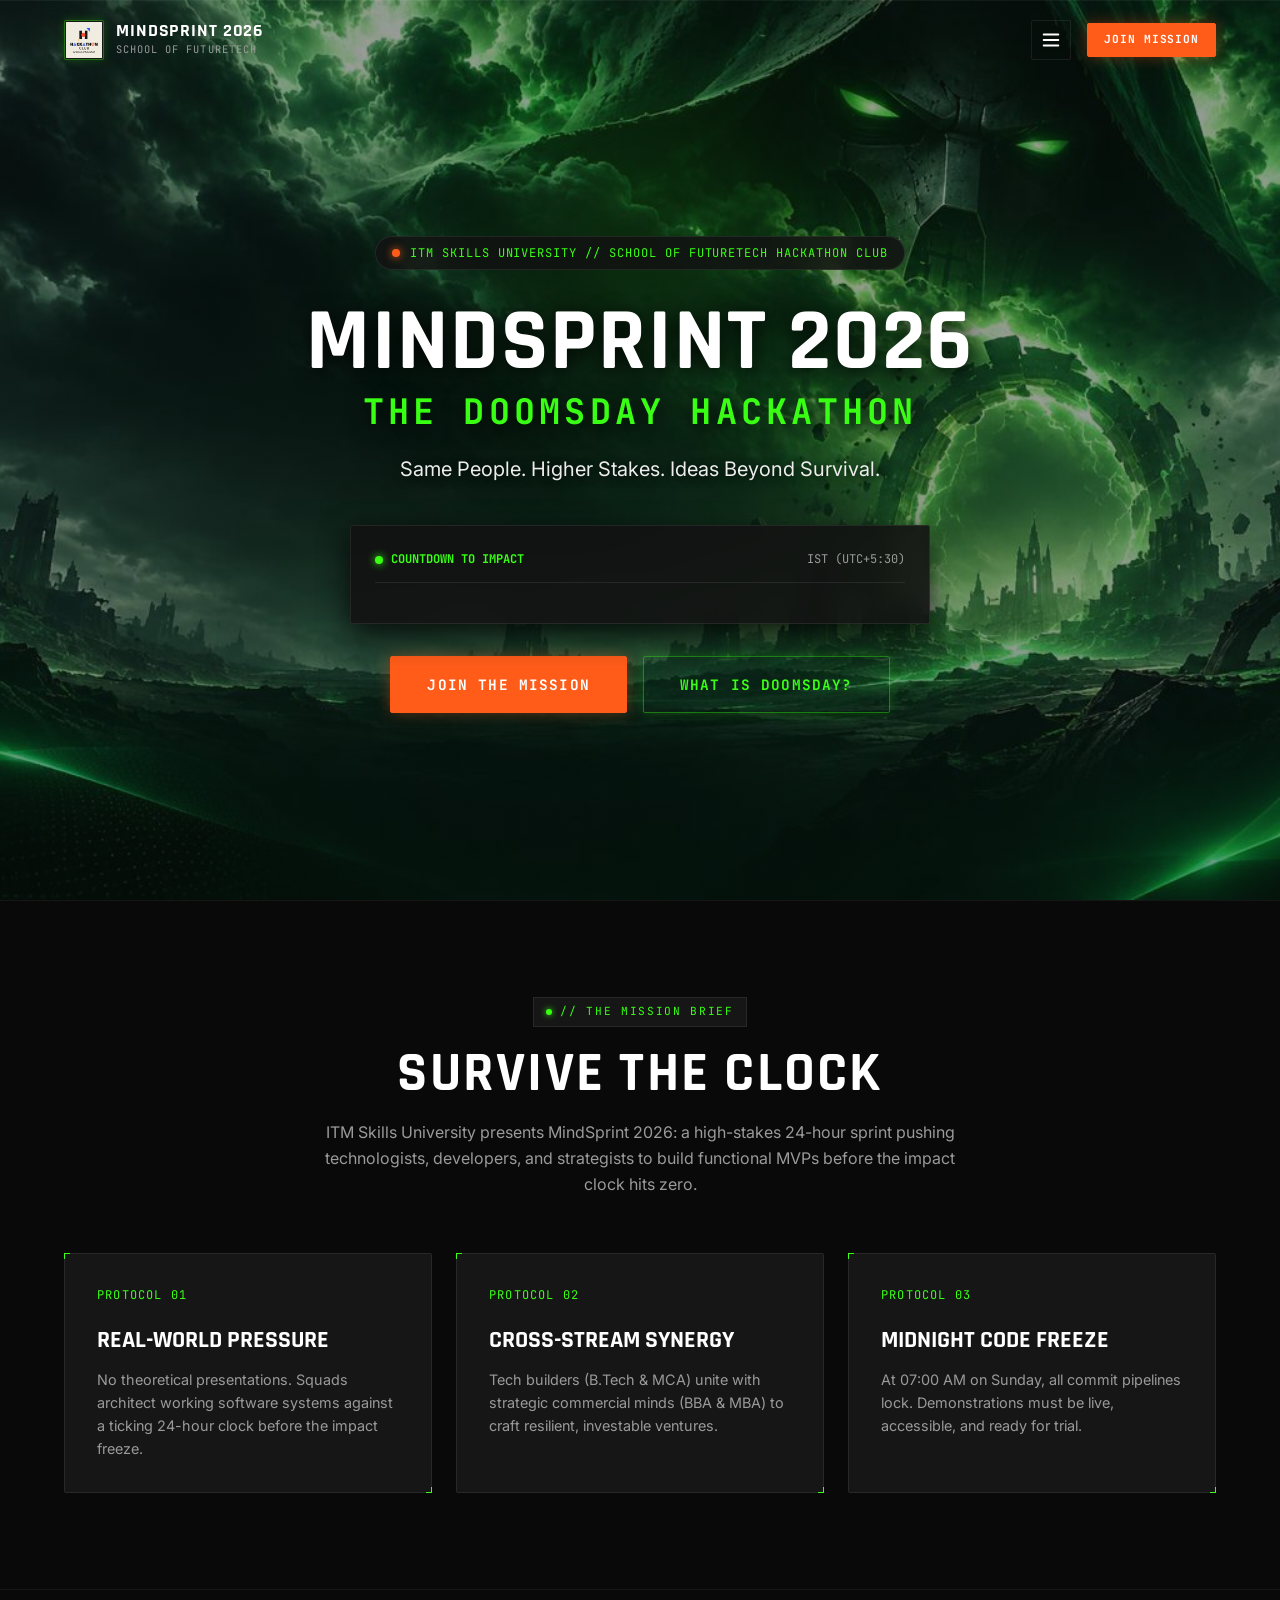
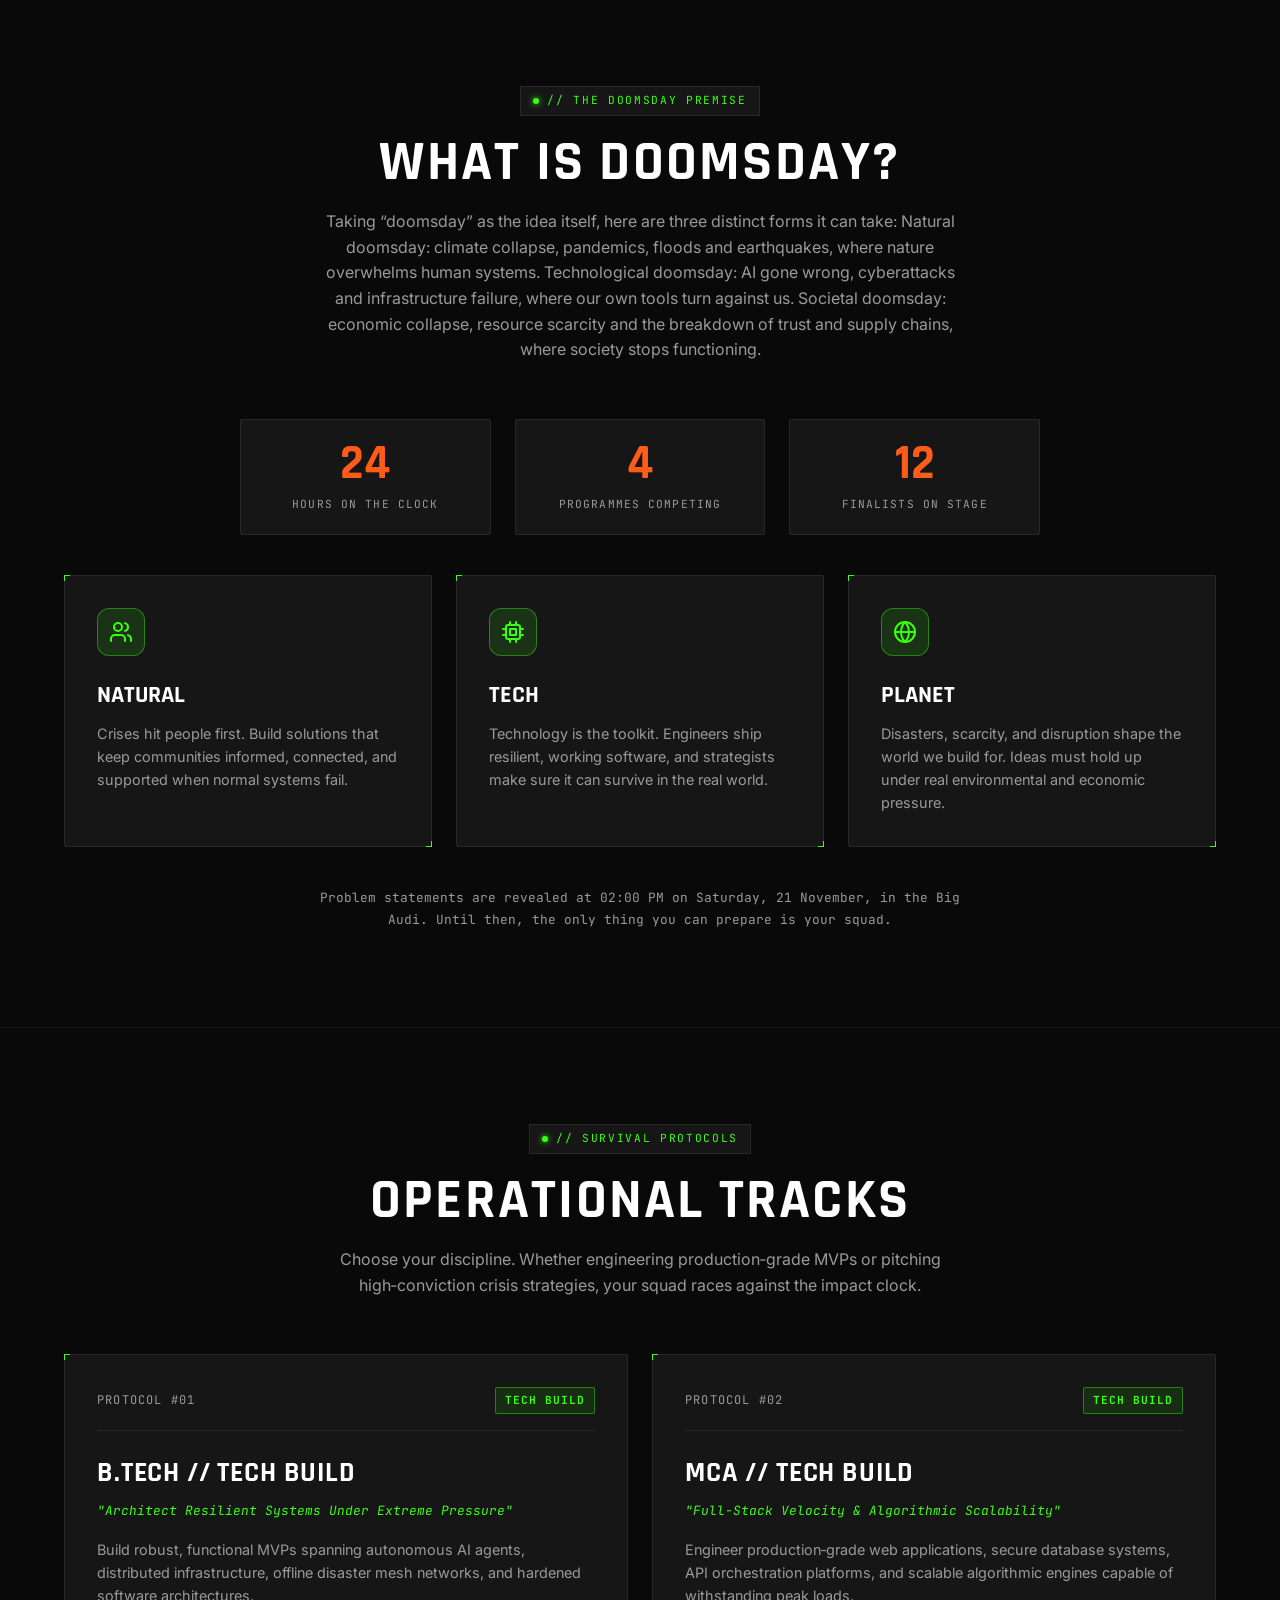
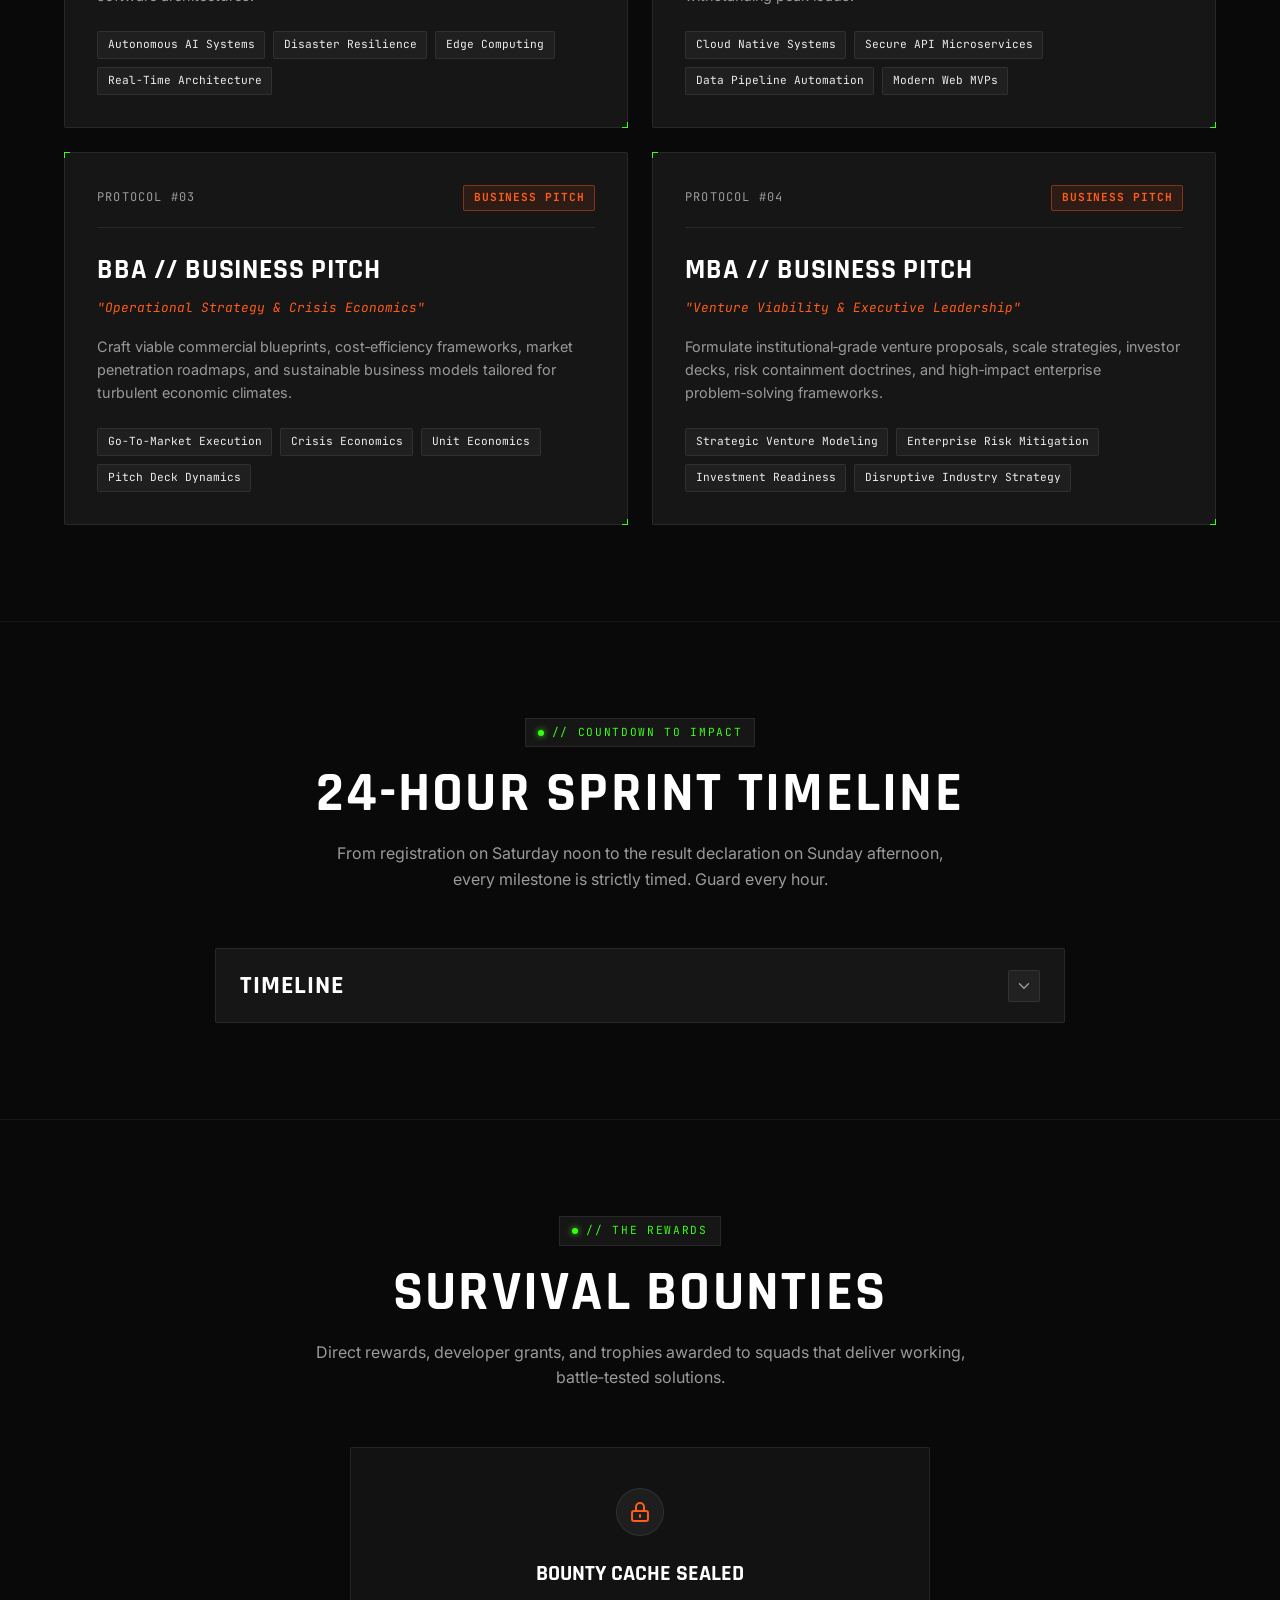
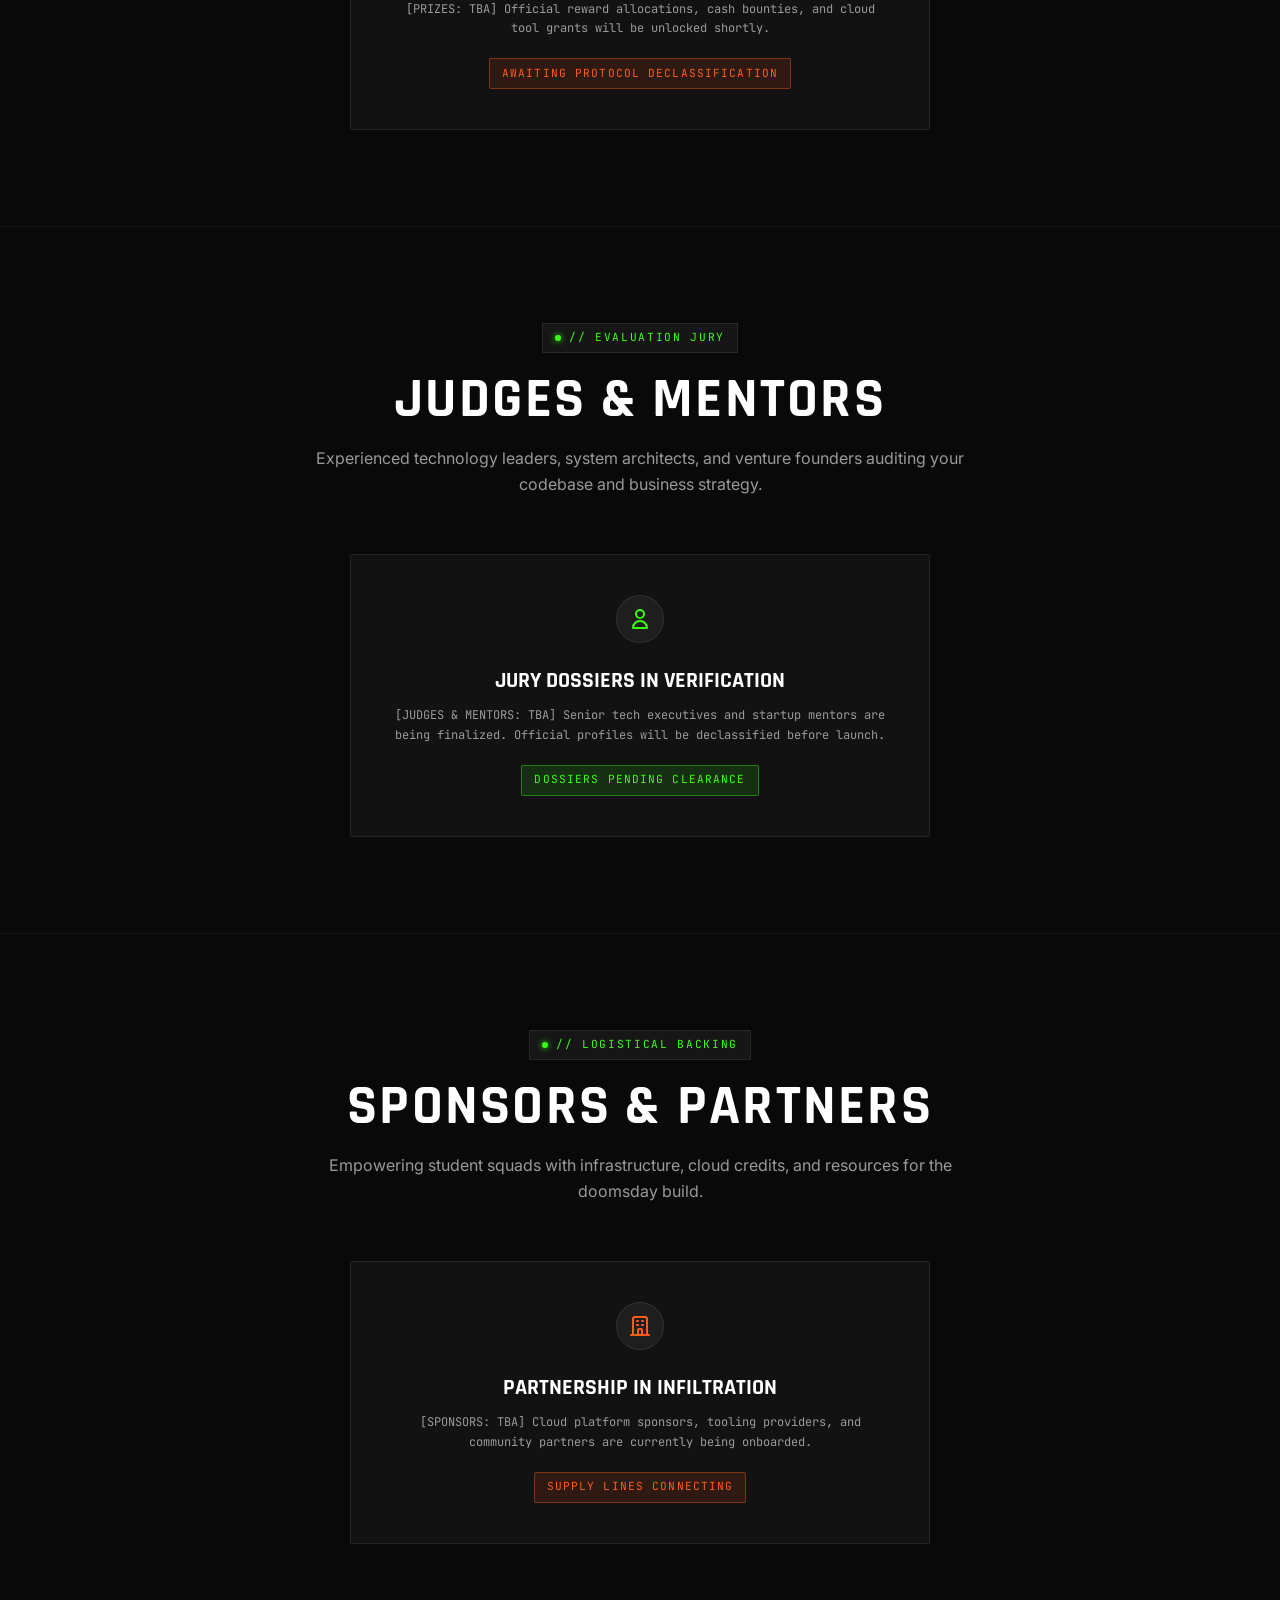
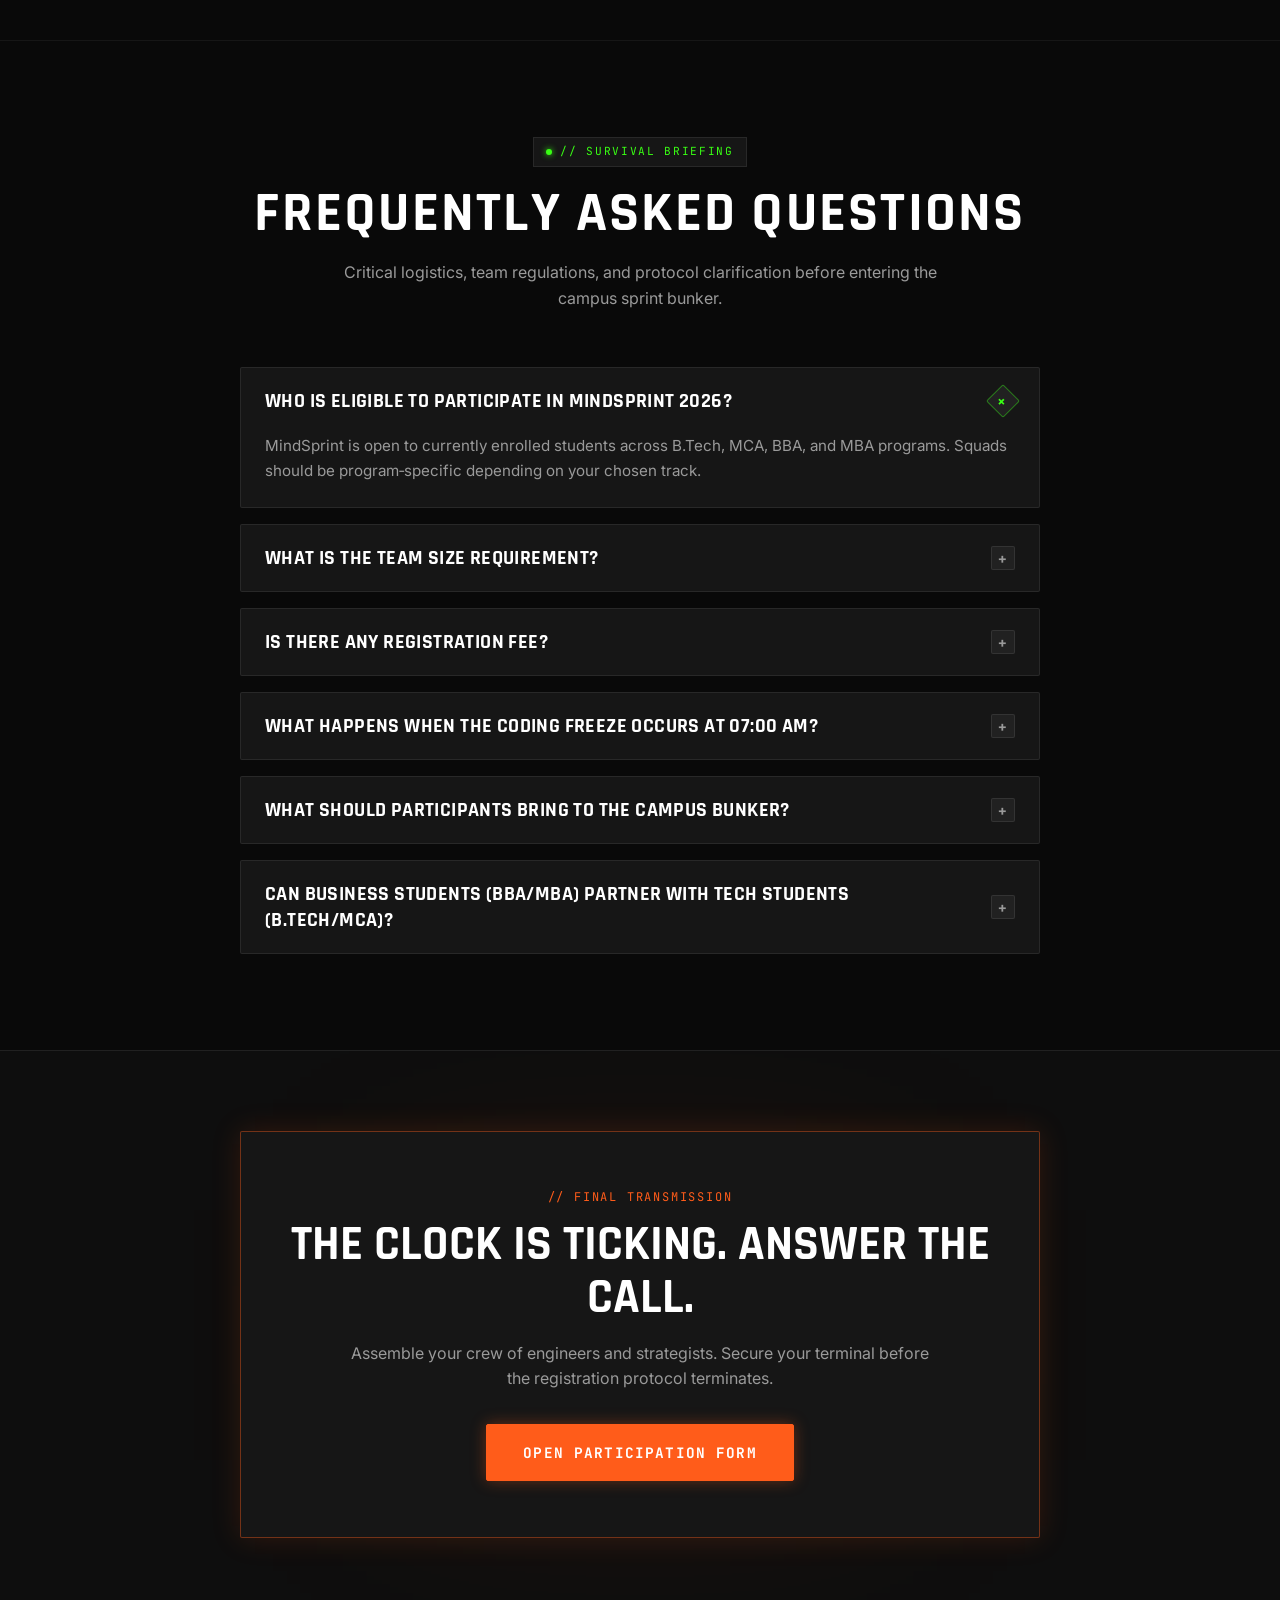
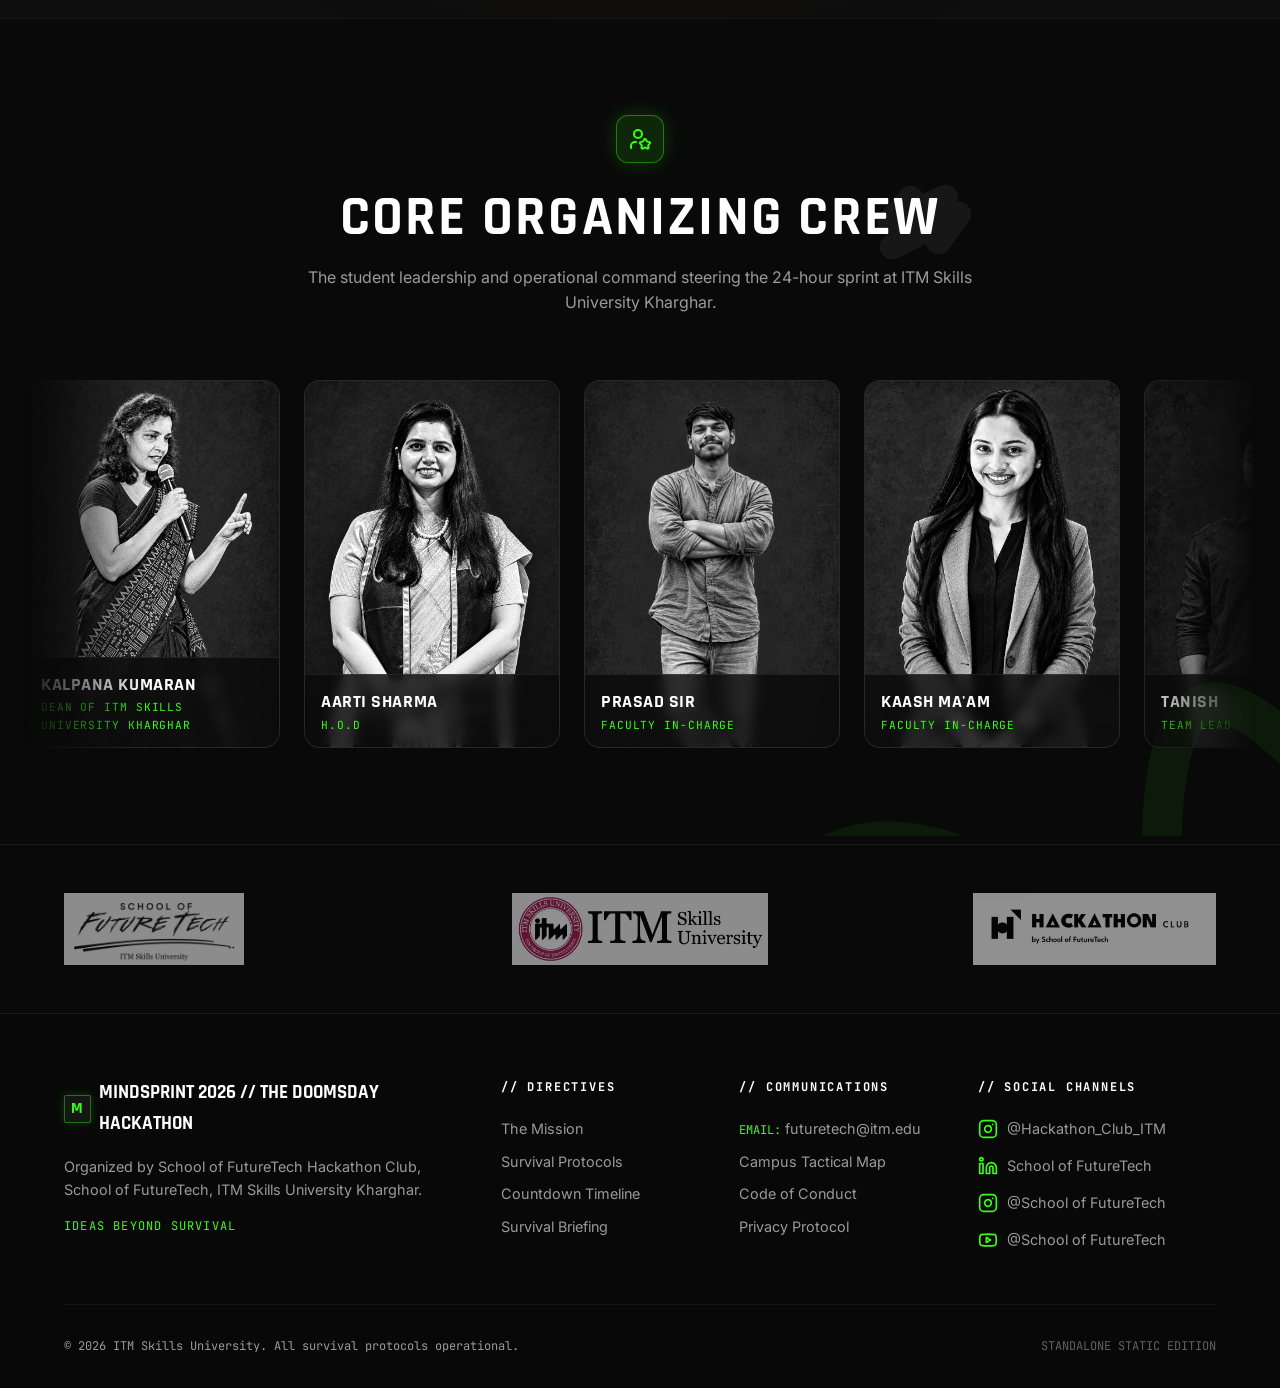
<file: sample.html/MNS.html>
<!DOCTYPE html>
<html lang="en">
<head>
  <meta charset="UTF-8" />
  <meta name="viewport" content="width=device-width, initial-scale=1.0" />
  <title>MINDSPRINT 2026 // The Doomsday Hackathon — ITM Skills University</title>
  <meta name="description" content="Humanity. Tech. Planet. One Last Sprint. 24-Hour Code Sprint at ITM Skills University Kharghar." />
  <meta name="theme-color" content="#0a0a0a" />

  <!-- Google Fonts for Cinematic Typography -->
  <link rel="preconnect" href="https://fonts.googleapis.com" />
  <link rel="preconnect" href="https://fonts.gstatic.com" crossorigin />
  <link href="https://fonts.googleapis.com/css2?family=Inter:wght@300;400;500;600;700&family=JetBrains+Mono:wght@400;600;700&family=Rajdhani:wght@500;600;700;800&display=swap" rel="stylesheet" />

  <link rel="stylesheet" href="styles.css" />
</head>
<body>
  <!-- Scroll Progress Bar -->
  <div id="scrollProgress" aria-hidden="true"></div>

  <!-- 1. Navigation -->
  <header>
    <nav class="navbar" id="navbar" aria-label="Main Navigation">
      <div class="container nav-wrap">
        <a href="#hero" class="brand-link" aria-label="MindSprint 2026 Home">
          <div class="brand-badge">
            <img src="/IMAGES/Gemini_Generated_Image_oap0adoap0adoap0.png" alt="MindSprint logo" />
          </div>
          <div class="brand-text">
            <h1>MINDSPRINT 2026</h1>
            <span>School of FutureTech</span>
          </div>
        </a>

        <ul class="nav-links">
          <li><a href="#about">The Mission</a></li>
          <li><a href="#tracks">Protocols</a></li>
          <li><a href="#schedule">Timeline</a></li>
          <li><a href="#prizes">Rewards</a></li>
          <li><a href="#judges">Jury</a></li>
          <li><a href="#sponsors">Sponsors</a></li>
          <li><a href="#faq">Briefing</a></li>
          <li><a href="#core-members">Meet the Team</a></li>
        </ul>

        <div class="flex items-center gap-4">
          <a href="#" class="btn btn-primary btn-sm" data-form-cta aria-label="Join Mission">Join Mission</a>
          <button class="mobile-menu-toggle" id="mobileMenuToggle"
                  aria-label="Toggle navigation menu"
                  aria-expanded="false">
            <svg width="22" height="22" fill="none" viewBox="0 0 24 24" stroke="currentColor">
              <path stroke-linecap="round" stroke-linejoin="round" stroke-width="2"
                    d="M4 6h16M4 12h16M4 18h16"/>
            </svg>
          </button>
        </div>
      </div>

      <!-- Mobile Menu Dropdown -->
      <div class="mobile-menu" id="mobileMenu">
        <a href="#about">The Mission</a>
        <a href="#tracks">Protocols</a>
        <a href="#schedule">Timeline</a>
        <a href="#faq">Briefing</a>
        <a href="#" class="btn btn-primary" data-form-cta>Join Mission</a>
      </div>
    </nav>
  </header>

  <main>
    <!-- 2. Hero Section -->
    <section class="hero-section" id="hero" aria-label="Hero Section">
      <div class="hero-clock-glow" aria-hidden="true"></div>
      

      <div class="container hero-content">
        <div class="hero-badge">
          <span class="ping-dot" aria-hidden="true"></span>
          <span>ITM Skills University // School of FutureTech Hackathon Club</span>
        </div>

        <h1 class="hero-title">
          MINDSPRINT 2026
          <span class="hero-subtitle-green">THE DOOMSDAY HACKATHON</span>
        </h1>

        <p class="hero-tagline">
          Same People. Higher Stakes. Ideas Beyond Survival.
        </p>

        <!-- Countdown Module -->
        <div class="countdown-box">
          <div class="countdown-header">
            <div class="status-tag">
              <span class="ping-dot"
                    style="background:#39ff14; box-shadow:0 0 8px #39ff14;"
                    aria-hidden="true"></span>
              <span>COUNTDOWN TO IMPACT</span>
            </div>
            <div style="color:var(--text-muted);">IST (UTC+5:30)</div>
          </div>

          <div id="countdownStatusText"
               style="display:none; font-family:var(--font-mono); font-size:1.2rem; color:var(--ember-orange); font-weight:700;"></div>

          <div class="countdown-grid" id="countdownGrid">
            <div class="countdown-slot">
              <div class="countdown-num" id="countDays">00</div>
              <span class="countdown-lbl">DAYS</span>
            </div>
            <div class="countdown-slot">
              <div class="countdown-num" id="countHours">00</div>
              <span class="countdown-lbl">HOURS</span>
            </div>
            <div class="countdown-slot">
              <div class="countdown-num" id="countMinutes">00</div>
              <span class="countdown-lbl">MINUTES</span>
            </div>
            <div class="countdown-slot">
              <div class="countdown-num" id="countSeconds">00</div>
              <span class="countdown-lbl">SECONDS</span>
            </div>
            <div class="countdown-freeze-note">
              22 Nov 2026, 07:00 AM (CODING FREEZE)
            </div>
          </div>
        </div>

        <div class="hero-actions">
          <a href="#" class="btn btn-primary btn-lg" data-form-cta aria-label="Join the Mission">Join the Mission</a>
          <a href="#doomsday" class="btn btn-secondary btn-lg" aria-label="Learn about Doomsday">What Is Doomsday?</a>
        </div>
      </div>
    </section>

    <!-- 3. About Section — "The Mission" -->
    <section id="about" aria-label="About The Mission">
      <div class="container">
        <div class="section-head">
          <div class="section-tag">
            <span class="dot" aria-hidden="true"></span>
            <span>// THE MISSION BRIEF</span>
          </div>
          <h2 class="section-title">SURVIVE THE CLOCK</h2>
          <p class="section-lead">
            ITM Skills University presents MindSprint 2026: a high-stakes 24-hour sprint pushing technologists, developers, and strategists to build functional MVPs before the impact clock hits zero.
          </p>
        </div>

        <div class="grid-3">
          <div class="card">
            <div class="flex justify-between items-center" style="margin-bottom:1rem;">
              <span style="font-family:var(--font-mono); font-size:0.75rem; color:var(--acid-green); letter-spacing:0.1em;">PROTOCOL 01</span>
            </div>
            <h3 style="font-family:var(--font-display); font-size:1.5rem; text-transform:uppercase; color:#fff; margin-bottom:0.5rem;">Real-World Pressure</h3>
            <p style="color:var(--text-muted); font-size:0.9rem; line-height:1.6;">
              No theoretical presentations. Squads architect working software systems against a ticking 24-hour clock before the impact freeze.
            </p>
          </div>

          <div class="card">
            <div class="flex justify-between items-center" style="margin-bottom:1rem;">
              <span style="font-family:var(--font-mono); font-size:0.75rem; color:var(--acid-green); letter-spacing:0.1em;">PROTOCOL 02</span>
            </div>
            <h3 style="font-family:var(--font-display); font-size:1.5rem; text-transform:uppercase; color:#fff; margin-bottom:0.5rem;">Cross-Stream Synergy</h3>
            <p style="color:var(--text-muted); font-size:0.9rem; line-height:1.6;">
              Tech builders (B.Tech &amp; MCA) unite with strategic commercial minds (BBA &amp; MBA) to craft resilient, investable ventures.
            </p>
          </div>

          <div class="card">
            <div class="flex justify-between items-center" style="margin-bottom:1rem;">
              <span style="font-family:var(--font-mono); font-size:0.75rem; color:var(--acid-green); letter-spacing:0.1em;">PROTOCOL 03</span>
            </div>
            <h3 style="font-family:var(--font-display); font-size:1.5rem; text-transform:uppercase; color:#fff; margin-bottom:0.5rem;">Midnight Code Freeze</h3>
            <p style="color:var(--text-muted); font-size:0.9rem; line-height:1.6;">
              At 07:00 AM on Sunday, all commit pipelines lock. Demonstrations must be live, accessible, and ready for trial.
            </p>
          </div>
        </div>
      </div>
    </section>
        <!-- 3b. NEW: Doomsday Info Section -->
    <section id="doomsday" aria-label="About the Doomsday Theme">
      <div class="container">
        <div class="section-head">
          <div class="section-tag">
            <span class="dot" aria-hidden="true"></span>
            <span>// THE DOOMSDAY PREMISE</span>
          </div>
          <h2 class="section-title">WHAT IS DOOMSDAY?</h2>
          <p class="section-lead">
           Taking “doomsday” as the idea itself, here are three distinct forms it can take:

Natural doomsday: climate collapse, pandemics, floods and earthquakes, where nature overwhelms human systems.
Technological doomsday: AI gone wrong, cyberattacks and infrastructure failure, where our own tools turn against us.
Societal doomsday: economic collapse, resource scarcity and the breakdown of trust and supply chains, where society stops functioning. </p>
        </div>

        <div class="doomsday-stats">
          <div class="doomsday-stat">
            <div class="doomsday-stat-num">24</div>
            <div class="doomsday-stat-lbl">Hours on the clock</div>
          </div>
          <div class="doomsday-stat">
            <div class="doomsday-stat-num">4</div>
            <div class="doomsday-stat-lbl">Programmes competing</div>
          </div>
          <div class="doomsday-stat">
            <div class="doomsday-stat-num">12</div>
            <div class="doomsday-stat-lbl">Finalists on stage</div>
          </div>
        </div>

        <div class="grid-3">
          <div class="card">
            <div class="doomsday-icon" aria-hidden="true">
              <svg width="24" height="24" viewBox="0 0 24 24" fill="none" stroke="currentColor" stroke-width="2" stroke-linecap="round" stroke-linejoin="round">
                <path d="M16 21v-2a4 4 0 0 0-4-4H6a4 4 0 0 0-4 4v2"/>
                <circle cx="9" cy="7" r="4"/>
                <path d="M22 21v-2a4 4 0 0 0-3-3.87"/>
                <path d="M16 3.13a4 4 0 0 1 0 7.75"/>
              </svg>
            </div>
            <h3 class="doomsday-card-title">Natural</h3>
            <p class="doomsday-card-text">
              Crises hit people first. Build solutions that keep communities informed, connected, and supported when normal systems fail.
            </p>
          </div>

          <div class="card">
            <div class="doomsday-icon" aria-hidden="true">
              <svg width="24" height="24" viewBox="0 0 24 24" fill="none" stroke="currentColor" stroke-width="2" stroke-linecap="round" stroke-linejoin="round">
                <rect x="5" y="5" width="14" height="14" rx="2"/>
                <rect x="9" y="9" width="6" height="6"/>
                <path d="M9 2v3M15 2v3M9 19v3M15 19v3M2 9h3M2 15h3M19 9h3M19 15h3"/>
              </svg>
            </div>
            <h3 class="doomsday-card-title">Tech</h3>
            <p class="doomsday-card-text">
              Technology is the toolkit. Engineers ship resilient, working software, and strategists make sure it can survive in the real world.
            </p>
          </div>

          <div class="card">
            <div class="doomsday-icon" aria-hidden="true">
              <svg width="24" height="24" viewBox="0 0 24 24" fill="none" stroke="currentColor" stroke-width="2" stroke-linecap="round" stroke-linejoin="round">
                <circle cx="12" cy="12" r="10"/>
                <path d="M2 12h20"/>
                <path d="M12 2a15.3 15.3 0 0 1 4 10 15.3 15.3 0 0 1-4 10 15.3 15.3 0 0 1-4-10 15.3 15.3 0 0 1 4-10z"/>
              </svg>
            </div>
            <h3 class="doomsday-card-title">Planet</h3>
            <p class="doomsday-card-text">
              Disasters, scarcity, and disruption shape the world we build for. Ideas must hold up under real environmental and economic pressure.
            </p>
          </div>
        </div>

        <p class="doomsday-note">
          Problem statements are revealed at 02:00 PM on Saturday, 21 November, in the Big Audi. Until then, the only thing you can prepare is your squad.
        </p>
      </div>
    </section>

    <!-- 4. Tracks Section — "Survival Protocols" -->
    <section id="tracks" aria-label="Survival Protocol Tracks">
      <div class="container">
        <div class="section-head">
          <div class="section-tag">
            <span class="dot" aria-hidden="true"></span>
            <span>// SURVIVAL PROTOCOLS</span>
          </div>
          <h2 class="section-title">OPERATIONAL TRACKS</h2>
          <p class="section-lead">
            Choose your discipline. Whether engineering production‑grade MVPs or pitching high‑conviction crisis strategies, your squad races against the impact clock.
          </p>
        </div>

        <div class="grid-2">
          <!-- Track 1: B.Tech -->
          <div class="card">
            <div class="track-header">
              <span class="protocol-code">PROTOCOL #01</span>
              <span class="track-badge badge-tech">TECH BUILD</span>
            </div>
            <h3 class="track-title">B.Tech // Tech Build</h3>
            <p class="track-quote">"Architect Resilient Systems Under Extreme Pressure"</p>
            <p class="track-desc">
              Build robust, functional MVPs spanning autonomous AI agents, distributed infrastructure, offline disaster mesh networks, and hardened software architectures.
            </p>
            <div class="track-tags">
              <span class="track-tag">Autonomous AI Systems</span>
              <span class="track-tag">Disaster Resilience</span>
              <span class="track-tag">Edge Computing</span>
              <span class="track-tag">Real-Time Architecture</span>
            </div>
          </div>

          <!-- Track 2: MCA -->
          <div class="card">
            <div class="track-header">
              <span class="protocol-code">PROTOCOL #02</span>
              <span class="track-badge badge-tech">TECH BUILD</span>
            </div>
            <h3 class="track-title">MCA // Tech Build</h3>
            <p class="track-quote">"Full-Stack Velocity &amp; Algorithmic Scalability"</p>
            <p class="track-desc">
              Engineer production‑grade web applications, secure database systems, API orchestration platforms, and scalable algorithmic engines capable of withstanding peak loads.
            </p>
            <div class="track-tags">
              <span class="track-tag">Cloud Native Systems</span>
              <span class="track-tag">Secure API Microservices</span>
              <span class="track-tag">Data Pipeline Automation</span>
              <span class="track-tag">Modern Web MVPs</span>
            </div>
          </div>

          <!-- Track 3: BBA -->
          <div class="card card-orange">
            <div class="track-header">
              <span class="protocol-code">PROTOCOL #03</span>
              <span class="track-badge badge-pitch">BUSINESS PITCH</span>
            </div>
            <h3 class="track-title">BBA // Business Pitch</h3>
            <p class="track-quote" style="color:var(--ember-orange);">
              "Operational Strategy &amp; Crisis Economics"
            </p>
            <p class="track-desc">
              Craft viable commercial blueprints, cost‑efficiency frameworks, market penetration roadmaps, and sustainable business models tailored for turbulent economic climates.
            </p>
            <div class="track-tags">
              <span class="track-tag">Go-To-Market Execution</span>
              <span class="track-tag">Crisis Economics</span>
              <span class="track-tag">Unit Economics</span>
              <span class="track-tag">Pitch Deck Dynamics</span>
            </div>
          </div>

          <!-- Track 4: MBA -->
          <div class="card card-orange">
            <div class="track-header">
              <span class="protocol-code">PROTOCOL #04</span>
              <span class="track-badge badge-pitch">BUSINESS PITCH</span>
            </div>
            <h3 class="track-title">MBA // Business Pitch</h3>
            <p class="track-quote" style="color:var(--ember-orange);">
              "Venture Viability &amp; Executive Leadership"
            </p>
            <p class="track-desc">
              Formulate institutional‑grade venture proposals, scale strategies, investor decks, risk containment doctrines, and high‑impact enterprise problem‑solving frameworks.
            </p>
            <div class="track-tags">
              <span class="track-tag">Strategic Venture Modeling</span>
              <span class="track-tag">Enterprise Risk Mitigation</span>
              <span class="track-tag">Investment Readiness</span>
              <span class="track-tag">Disruptive Industry Strategy</span>
            </div>
          </div>
        </div>
      </div>
    </section>

    <!-- 5. Schedule Section — "Countdown to Impact" (UPDATED TIMELINE) -->
    <section id="schedule" aria-label="Schedule and Timeline">
      <div class="container">
        <div class="section-head">
          <div class="section-tag">
            <span class="dot" aria-hidden="true"></span>
            <span>// COUNTDOWN TO IMPACT</span>
          </div>
          <h2 class="section-title">24-HOUR SPRINT TIMELINE</h2>
          <p class="section-lead">
            From registration on Saturday noon to the result declaration on Sunday afternoon, every milestone is strictly timed. Guard every hour.
          </p>
        </div>

        <div class="timeline">
          <!-- 1 -->
          <div class="timeline-step">
            <div class="step-marker"></div>
            <div class="step-time">12:00 PM <span>Sat, 21 Nov 2026</span></div>
            <div class="timeline-card">
              <span class="phase-tag">PHASE I // ARRIVAL</span>
              <h3 class="step-title">Registration &amp; Check-in</h3>
              <p style="color:var(--text-muted); font-size:0.9rem;">
                Squads report in, verify their teams, and check in before the sprint begins.
                <br /><span style="font-family:var(--font-mono); font-size:0.75rem; color:var(--acid-green);">VENUE: Control Room</span>
              </p>
            </div>
          </div>

          <!-- 2 -->
          <div class="timeline-step">
            <div class="step-marker"></div>
            <div class="step-time">01:30 PM <span>Sat, 21 Nov 2026</span></div>
            <div class="timeline-card">
              <span class="phase-tag">PHASE II // THE COUNTDOWN BEGINS</span>
              <h3 class="step-title">Opening Ceremony</h3>
              <p style="color:var(--text-muted); font-size:0.9rem;">
                The official kickoff of MindSprint 2026 with all participating squads assembled.
                <br /><span style="font-family:var(--font-mono); font-size:0.75rem; color:var(--acid-green);">VENUE: Big Audi</span>
              </p>
            </div>
          </div>

          <!-- 3 -->
          <div class="timeline-step">
            <div class="step-marker"></div>
            <div class="step-time">02:00 PM <span>Sat, 21 Nov 2026</span></div>
            <div class="timeline-card">
              <span class="phase-tag">PHASE III // THE BRIEFING</span>
              <h3 class="step-title">Problem Statement Release</h3>
              <p style="color:var(--text-muted); font-size:0.9rem;">
                Problem statements are revealed to the squads.
                <br /><span style="font-family:var(--font-mono); font-size:0.75rem; color:var(--acid-green);">VENUE: Big Audi</span>
              </p>
            </div>
          </div>

          <!-- 4 -->
          <div class="timeline-step">
            <div class="step-marker"></div>
            <div class="step-time">02:30 PM <span>Sat, 21 Nov 2026</span></div>
            <div class="timeline-card">
              <span class="phase-tag">PHASE IV // SPRINT COMMENCES</span>
              <h3 class="step-title">Mentor Allocation &amp; Development Kickoff</h3>
              <p style="color:var(--text-muted); font-size:0.9rem;">
                Mentors are allocated to squads and the build officially begins.
                <br /><span style="font-family:var(--font-mono); font-size:0.75rem; color:var(--acid-green);">VENUE: Hacking Rooms</span>
              </p>
            </div>
          </div>

          <!-- 5 -->
          <div class="timeline-step">
            <div class="step-marker"></div>
            <div class="step-time">07:30 PM <span>Sat, 21 Nov 2026</span></div>
            <div class="timeline-card">
              <span class="phase-tag">PHASE V // RECON AUDIT</span>
              <h3 class="step-title">Round 1: Idea Check (Mentoring)</h3>
              <p style="color:var(--text-muted); font-size:0.9rem;">
                Mentors review each squad's idea and approach and sharpen the scope.
                <br /><span style="font-family:var(--font-mono); font-size:0.75rem; color:var(--acid-green);">VENUE: Hacking Rooms</span>
              </p>
            </div>
          </div>

          <!-- 6 -->
          <div class="timeline-step">
            <div class="step-marker"></div>
            <div class="step-time">01:00 AM <span>Sun, 22 Nov 2026</span></div>
            <div class="timeline-card">
              <span class="phase-tag">PHASE VI // MIDNIGHT PROTOCOL</span>
              <h3 class="step-title">Round 2: Progress Check</h3>
              <p style="color:var(--text-muted); font-size:0.9rem;">
                A mid-sprint checkpoint to review how far each build has come.
                <br /><span style="font-family:var(--font-mono); font-size:0.75rem; color:var(--acid-green);">VENUE: Hacking Rooms</span>
              </p>
            </div>
          </div>

          <!-- 7 -->
          <div class="timeline-step">
            <div class="step-marker"></div>
            <div class="step-time">05:00 AM <span>Sun, 22 Nov 2026</span></div>
            <div class="timeline-card">
              <span class="phase-tag">PHASE VII // LAST LIGHT</span>
              <h3 class="step-title">Round 3: Final Mentoring</h3>
              <p style="color:var(--text-muted); font-size:0.9rem;">
                The last mentor session before the freeze to polish the build and the pitch.
                <br /><span style="font-family:var(--font-mono); font-size:0.75rem; color:var(--acid-green);">VENUE: Hacking Rooms</span>
              </p>
            </div>
          </div>

          <!-- 8 — FREEZE -->
          <div class="timeline-step">
            <div class="step-marker freeze-marker"></div>
            <div class="step-time" style="color:var(--ember-orange);">07:00 AM <span>Sun, 22 Nov 2026</span></div>
            <div class="timeline-card critical">
              <span class="phase-tag" style="color:var(--ember-orange);">PHASE VIII // THE IMPACT FREEZE</span>
              <h3 class="step-title">Coding Freeze</h3>
              <p style="color:var(--text-muted); font-size:0.9rem;">
                All code repositories lock. No further codebase changes count toward evaluation.
              </p>
            </div>
          </div>

          <!-- 9 -->
          <div class="timeline-step">
            <div class="step-marker"></div>
            <div class="step-time">08:00 AM <span>Sun, 22 Nov 2026</span></div>
            <div class="timeline-card">
              <span class="phase-tag">PHASE IX // FINAL TRANSMISSION</span>
              <h3 class="step-title">Submission Deadline</h3>
              <p style="color:var(--text-muted); font-size:0.9rem;">
                Final project submissions close. Submit through the online form before the deadline.
                <br /><span style="font-family:var(--font-mono); font-size:0.75rem; color:var(--acid-green);">VENUE: Online Form</span>
              </p>
            </div>
          </div>

          <!-- 10 -->
          <div class="timeline-step">
            <div class="step-marker"></div>
            <div class="step-time">09:00 – 11:00 AM <span>Sun, 22 Nov 2026</span></div>
            <div class="timeline-card">
              <span class="phase-tag">PHASE X // THE SCREENING</span>
              <h3 class="step-title">Screening by 5 Panels (Programme-wise)</h3>
              <p style="color:var(--text-muted); font-size:0.9rem;">
                Five panels screen the submissions programme by programme to select the finalists.
                <br /><span style="font-family:var(--font-mono); font-size:0.75rem; color:var(--acid-green);">VENUE: Hacking Rooms</span>
              </p>
            </div>
          </div>

          <!-- 11 -->
          <div class="timeline-step">
            <div class="step-marker"></div>
            <div class="step-time">11:30 AM – 01:30 PM <span>Sun, 22 Nov 2026</span></div>
            <div class="timeline-card">
              <span class="phase-tag">PHASE XI // THE VERDICT</span>
              <h3 class="step-title">Grand Finale: Top 3 Teams per Programme</h3>
              <p style="color:var(--text-muted); font-size:0.9rem;">
                The top 3 teams from each programme (12 teams in total) face the final round.
                <br /><span style="font-family:var(--font-mono); font-size:0.75rem; color:var(--acid-green);">VENUE: Big Audi</span>
              </p>
            </div>
          </div>

          <!-- 12 -->
          <div class="timeline-step">
            <div class="step-marker"></div>
            <div class="step-time">02:30 PM <span>Sun, 22 Nov 2026</span></div>
            <div class="timeline-card">
              <span class="phase-tag">PHASE XII // SURVIVORS DECLARED</span>
              <h3 class="step-title">Result Declaration</h3>
              <p style="color:var(--text-muted); font-size:0.9rem;">
                The winners of MindSprint 2026 are announced.
                <br /><span style="font-family:var(--font-mono); font-size:0.75rem; color:var(--acid-green);">VENUE: Big Audi</span>
              </p>
            </div>
          </div>
        </div>
      </div>
    </section>

    <!-- 6. Prizes Section — "The Rewards" -->
    <section id="prizes" aria-label="Prizes and Rewards">
      <div class="container">
        <div class="section-head">
          <div class="section-tag">
            <span class="dot" aria-hidden="true"></span>
            <span>// THE REWARDS</span>
          </div>
          <h2 class="section-title">SURVIVAL BOUNTIES</h2>
          <p class="section-lead">
            Direct rewards, developer grants, and trophies awarded to squads that deliver working, battle‑tested solutions.
          </p>
        </div>

        <div class="coming-soon-box">
          <div class="coming-soon-icon">
            <svg width="24" height="24" fill="none" viewBox="0 0 24 24" stroke="currentColor" stroke-width="2">
              <path stroke-linecap="round" stroke-linejoin="round"
                    d="M12 15v2m-6 4h12a2 2 0 002-2v-6a2 2 0 00-2-2H6a2 2 0 00-2 2v6a2 2 0 002 2zm10-10V7a4 4 0 00-8 0v4h8z"/>
            </svg>
          </div>
          <h3 class="coming-soon-title">Bounty Cache Sealed</h3>
          <p class="coming-soon-desc">
            [PRIZES: TBA] Official reward allocations, cash bounties, and cloud tool grants will be unlocked shortly.
          </p>
          <span class="status-pill">Awaiting Protocol Declassification</span>
        </div>
      </div>
    </section>

    <!-- 7. Judges & Mentors Section -->
    <section id="judges" aria-label="Judges and Mentors">
      <div class="container">
        <div class="section-head">
          <div class="section-tag">
            <span class="dot" aria-hidden="true"></span>
            <span>// EVALUATION JURY</span>
          </div>
          <h2 class="section-title">JUDGES &amp; MENTORS</h2>
          <p class="section-lead">
            Experienced technology leaders, system architects, and venture founders auditing your codebase and business strategy.
          </p>
        </div>

        <div class="coming-soon-box">
          <div class="coming-soon-icon" style="color:var(--acid-green);">
            <svg width="24" height="24" fill="none" viewBox="0 0 24 24" stroke="currentColor" stroke-width="2">
              <path stroke-linecap="round" stroke-linejoin="round"
                    d="M16 7a4 4 0 11-8 0 4 4 0 018 0zM12 14a7 7 0 00-7 7h14a7 7 0 00-7-7z"/>
            </svg>
          </div>
          <h3 class="coming-soon-title">Jury Dossiers In Verification</h3>
          <p class="coming-soon-desc">
            [JUDGES &amp; MENTORS: TBA] Senior tech executives and startup mentors are being finalized. Official profiles will be declassified before launch.
          </p>
          <span class="status-pill" style="border-color:var(--acid-green-border); background:var(--acid-green-dim); color:var(--acid-green);">
            Dossiers Pending Clearance
          </span>
        </div>
      </div>
    </section>

    <!-- 8. Sponsors & Partners Section -->
    <section id="sponsors" aria-label="Sponsors and Partners">
      <div class="container">
        <div class="section-head">
          <div class="section-tag">
            <span class="dot" aria-hidden="true"></span>
            <span>// LOGISTICAL BACKING</span>
          </div>
          <h2 class="section-title">SPONSORS &amp; PARTNERS</h2>
          <p class="section-lead">
            Empowering student squads with infrastructure, cloud credits, and resources for the doomsday build.
          </p>
        </div>

        <div class="coming-soon-box">
          <div class="coming-soon-icon">
            <svg width="24" height="24" fill="none" viewBox="0 0 24 24" stroke="currentColor" stroke-width="2">
              <path stroke-linecap="round" stroke-linejoin="round"
                    d="M19 21V5a2 2 0 00-2-2H7a2 2 0 00-2 2v16m14 0h2m-2 0h-5m-9 0H3m2 0h5M9 7h1m-1 4h1m4-4h1m-1 4h1m-5 10v-5a1 1 0 011-1h2a1 1 0 011 1v5m-4 0h4"/>
            </svg>
          </div>
          <h3 class="coming-soon-title">Partnership In Infiltration</h3>
          <p class="coming-soon-desc">
            [SPONSORS: TBA] Cloud platform sponsors, tooling providers, and community partners are currently being onboarded.
          </p>
          <span class="status-pill">Supply Lines Connecting</span>
        </div>
      </div>
    </section>

    <!-- 9. FAQs Section — "Survival Briefing" -->
    <section id="faq" aria-label="Frequently Asked Questions">
      <div class="container">
        <div class="section-head">
          <div class="section-tag">
            <span class="dot" aria-hidden="true"></span>
            <span>// SURVIVAL BRIEFING</span>
          </div>
          <h2 class="section-title">FREQUENTLY ASKED QUESTIONS</h2>
          <p class="section-lead">
            Critical logistics, team regulations, and protocol clarification before entering the campus sprint bunker.
          </p>
        </div>

        <div class="faq-wrap">
          <div class="faq-item active">
            <button class="faq-btn" aria-expanded="true" aria-controls="faq1">
              <span>Who is eligible to participate in MindSprint 2026?</span>
              <div class="faq-indicator">+</div>
            </button>
            <div class="faq-content" id="faq1">
              MindSprint is open to currently enrolled students across B.Tech, MCA, BBA, and MBA programs. Squads should be program‑specific depending on your chosen track.
            </div>
          </div>

          <div class="faq-item">
            <button class="faq-btn" aria-expanded="false" aria-controls="faq2">
              <span>What is the team size requirement?</span>
              <div class="faq-indicator">+</div>
            </button>
            <div class="faq-content" id="faq2">
              Teams must consist of 4 members strictly .
            </div>
          </div>

          <div class="faq-item">
            <button class="faq-btn" aria-expanded="false" aria-controls="faq3">
              <span>Is there any registration fee?</span>
              <div class="faq-indicator">+</div>
            </button>
            <div class="faq-content" id="faq3">
              No. Participation is 100% free for all shortlisted teams. Accommodation on campus during the 24‑hour sprint, Wi‑Fi access, and meals are provided by the organizers.
            </div>
          </div>

          <div class="faq-item">
            <button class="faq-btn" aria-expanded="false" aria-controls="faq4">
              <span>What happens when the Coding Freeze occurs at 07:00 AM?</span>
              <div class="faq-indicator">+</div>
            </button>
            <div class="faq-content" id="faq4">
              At 07:00 AM on Sunday, 22 November, all code repositories must have their final commit logged. No further codebase changes will be counted toward evaluation during jury pitch rounds.
            </div>
          </div>

          <div class="faq-item">
            <button class="faq-btn" aria-expanded="false" aria-controls="faq5">
              <span>What should participants bring to the campus bunker?</span>
              <div class="faq-indicator">+</div>
            </button>
            <div class="faq-content" id="faq5">
              Bring your laptop, charger, power strips, valid student ID card, personal toiletries, and any hardware/IoT devices needed for your project build.
            </div>
          </div>

          <div class="faq-item">
            <button class="faq-btn" aria-expanded="false" aria-controls="faq6">
              <span>Can business students (BBA/MBA) partner with tech students (B.Tech/MCA)?</span>
              <div class="faq-indicator">+</div>
            </button>
            <div class="faq-content" id="faq6">
              Cross‑functional teams are not allowed. BBA and MBA students must form squads within their own programme tracks, while B.Tech and MCA students must do the same within theirs.
          </div>
        </div>
      </div>
    </section>

    <!-- 10. Participation Banner -->
    <section class="final-banner" aria-label="Participation Call to Action">
      <div class="banner-glow" aria-hidden="true"></div>
      <div class="container">
        <div class="banner-card">
          <span style="font-family:var(--font-mono); font-size:0.75rem; color:var(--ember-orange); letter-spacing:0.15em; text-transform:uppercase; display:block; margin-bottom:0.75rem;">
            // FINAL TRANSMISSION
          </span>
          <h2 style="font-family:var(--font-display); font-size:clamp(1.75rem, 4vw, 3rem); font-weight:900; text-transform:uppercase; color:#fff; margin-bottom:1rem; line-height:1.1;">
            THE CLOCK IS TICKING. ANSWER THE CALL.
          </h2>
          <p style="color:var(--text-muted); font-size:1rem; max-width:600px; margin:0 auto 2rem; line-height:1.6;">
            Assemble your crew of engineers and strategists. Secure your terminal before the registration protocol terminates.
          </p>
          <a href="#" class="btn btn-primary btn-lg" data-form-cta aria-label="Open Participation Form">Open Participation Form</a>
        </div>
      </div>
    </section>

    <!-- 11. Core Members Section -->
    <section id="core-members" aria-label="Core Organizing Crew">
      <div class="team-bg-curve" aria-hidden="true">
        <svg width="460" height="154" viewBox="0 0 460 154" fill="none" xmlns="http://www.w3.org/2000/svg">
          <path d="M-87.463 458.432C-102.118 348.092 -77.3418 238.841 -15.0744 188.274C57.4129 129.408 180.708 150.071 351.748 341.128C278.246 -374.233 633.954 380.602 548.123 42.7707"
                stroke="currentColor" stroke-width="40" stroke-linecap="round" stroke-linejoin="round"/>
        </svg>
      </div>

      <div class="container team-inner">
        <div class="team-head">
          <div class="team-icon" aria-hidden="true">
            <svg xmlns="http://www.w3.org/2000/svg" width="24" height="24" viewBox="0 0 24 24" fill="none" stroke="currentColor" stroke-width="2" stroke-linecap="round" stroke-linejoin="round">
              <path d="M16.051 12.616a1 1 0 0 1 1.909.024l.737 1.452a1 1 0 0 0 .737.535l1.634.256a1 1 0 0 1 .588 1.806l-1.172 1.168a1 1 0 0 0-.282.866l.259 1.613a1 1 0 0 1-1.541 1.134l-1.465-.75a1 1 0 0 0-.912 0l-1.465.75a1 1 0 0 1-1.539-1.133l.258-1.613a1 1 0 0 0-.282-.866l-1.156-1.153a1 1 0 0 1 .572-1.822l1.633-.256a1 1 0 0 0 .737-.535z"/>
              <path d="M8 15H7a4 4 0 0 0-4 4v2"/>
              <circle cx="10" cy="7" r="4"/>
            </svg>
          </div>
          <h2 class="team-title">
            Core Organizing Crew
            <svg class="team-title-squiggle" aria-hidden="true" width="108" height="86" viewBox="0 0 108 86" fill="none" xmlns="http://www.w3.org/2000/svg">
              <path d="M38.8484 16.236L15 43.5793L78.2688 15L18.1218 71L93 34.1172L70.2047 65.2739"
                    stroke="currentColor" stroke-width="28" stroke-linecap="round" stroke-linejoin="round"/>
            </svg>
          </h2>
          <p class="team-sub">
            The student leadership and operational command steering the 24-hour sprint at ITM Skills University Kharghar.
          </p>
        </div>

        <div class="marquee" data-marquee>
          <div class="marquee-track">
            <article class="team-member">
              <div class="team-photo">
                <img src="/IMAGES/kalpanama'am1.jpeg" alt="Dean" loading="lazy" />
                <div class="team-label">
                  <h3>Kalpana Kumaran </h3>
                  <p>Dean Of ITM Skills University Kharghar</p>
                </div>
              </div>
            </article>

            <article class="team-member">
              <div class="team-photo">
                <img src="/IMAGES/Aarti ma'am.jpeg" alt="H.O.D" loading="lazy" />
                <div class="team-label">
                  <h3>Aarti Sharma </h3>
                  <p>H.O.D</p>
                </div>
              </div>
            </article>

            <article class="team-member">
              <div class="team-photo">
                <img src="/IMAGES/Prasadsir1.jpeg" alt="Faculty In-charge" loading="lazy" />
                <div class="team-label">
                  <h3>Prasad Sir </h3>
                  <p>Faculty In-charge</p>
                </div>
              </div>
            </article>

            <article class="team-member">
              <div class="team-photo">
                <img src="/IMAGES/KAASH MA'AM.jpeg" alt="Faculty In-charge" loading="lazy" />
                <div class="team-label">
                  <h3>KAASH MA'AM</h3>
                  <p>Faculty In-charge</p>
                </div>
              </div>
            </article>

            <article class="team-member">
              <div class="team-photo">
                <img src="/IMAGES/TANISH.jpeg" alt="Team Lead" loading="lazy" />
                <div class="team-label">
                  <h3>Tanish</h3>
                  <p>Team Lead</p>
                </div>
              </div>
            </article>

            <article class="team-member">
              <div class="team-photo">
                <img src="/IMAGES/japgi.jpeg" alt="Co-Lead" loading="lazy" />
                <div class="team-label">
                  <h3>Japji Kaur</h3>
                  <p>Co-Lead</p>
                </div>
              </div>
            </article>
            <article class="team-member">
              <div class="team-photo">
                <img src="/IMAGES/HARSH KUMAR.jpeg" alt="Content Head" loading="lazy" />
                <div class="team-label">
                  <h3>Harsh Kumar</h3>
                  <p>Content Head</p>
                </div>
              </div>
            </article>
            <article class="team-member">
              <div class="team-photo">
                <img src="/IMAGES/Sai.jpeg" alt="Tech Head" loading="lazy" />
                <div class="team-label">
                  <h3>Sai Pansare </h3>
                  <p>Tech Head</p>
                </div>
              </div>
            </article>
            <article class="team-member">
              <div class="team-photo">
                <img src="/IMAGES/vyom.jpeg" alt="Team Co-ordinator" loading="lazy" />
                <div class="team-label">
                  <h3>Vyom Shah </h3>
                  <p>Team Co-ordinator </p>
                </div>
              </div>
            </article>
            <article class="team-member">
              <div class="team-photo">
                <img src="/IMAGES/ayush.jpeg" alt="Creative Head" loading="lazy" />
                <div class="team-label">
                  <h3>Ayush Kumar </h3>
                  <p>Creative Head</p>
                </div>
              </div>
            </article>
          </div>
        </div>
      </div>
    </section>

    <!-- 12. Logo Strip (left / centre / right) — below Core Members, above Footer -->
    <section class="logo-strip" id="logo-strip" aria-label="Organizing institutions">
      <div class="container">
        <div class="logo-strip-row">
          <figure class="logo-item logo-left">
            <img src="/IMAGES/LOGO1.jpeg" alt="ITM Skills University logo" loading="lazy" />
          </figure>
          <figure class="logo-item logo-center">
            <img src="/IMAGES/LOGO2.jpeg" alt="School of FutureTech logo" loading="lazy" />
          </figure>
          <figure class="logo-item logo-right">
            <img src="/IMAGES/banner1.jpeg" alt="School of FutureTech Hackathon Club logo" loading="lazy" />
          </figure>
        </div>
      </div>
    </section>
  </main>

  <!-- 13. Contact Footer -->
  <footer>
    <div class="container">
      <div class="footer-grid">
        <div class="footer-col">
          <div class="flex items-center gap-2" style="margin-bottom:1rem;">
            <div class="brand-badge" style="width:28px; height:28px; font-size:1rem;">M</div>
            <strong style="font-family:var(--font-display); font-size:1.2rem; color:#fff; text-transform:uppercase;">
              MINDSPRINT 2026 // THE DOOMSDAY HACKATHON
            </strong>
          </div>
          <p style="color:var(--text-muted); font-size:0.9rem; margin-bottom:1rem; max-width:400px; line-height:1.6;">
            Organized by School of FutureTech Hackathon Club, School of FutureTech, ITM Skills University Kharghar.
          </p>
          <div style="font-family:var(--font-mono); font-size:0.75rem; color:var(--acid-green); letter-spacing:0.1em;">
            IDEAS BEYOND SURVIVAL
          </div>
        </div>

        <div class="footer-col">
          <h4>// DIRECTIVES</h4>
          <ul>
            <li><a href="#about">The Mission</a></li>
            <li><a href="#tracks">Survival Protocols</a></li>
            <li><a href="#schedule">Countdown Timeline</a></li>
            <li><a href="#faq">Survival Briefing</a></li>
          </ul>
        </div>

        <div class="footer-col">
          <h4>// COMMUNICATIONS</h4>
          <ul>
            <li><a href="mailto:futuretech@itm.edu"><span style="color:var(--acid-green); font-family:var(--font-mono); font-size:0.75rem;">EMAIL:</span> futuretech@itm.edu</a></li>
            <li><a href="https://maps.google.com/?q=ITM+Skills+University+Kharghar+Navi+Mumbai" target="_blank" rel="noopener">Campus Tactical Map</a></li>
            <li><a href="#conduct">Code of Conduct</a></li>
            <li><a href="#privacy">Privacy Protocol</a></li>
          </ul>
        </div>

        <!-- Social handles -->
        <div class="footer-col footer-social">
          <h4>// SOCIAL CHANNELS</h4>
          <ul class="social-list">
            <li>
              <a href="https://www.instagram.com/hackathon_club_itm/" target="_blank" rel="noopener noreferrer" aria-label="Instagram: @Hackathon_Club_ITM">
                <svg class="social-icon" width="20" height="20" viewBox="0 0 24 24" fill="none" stroke="currentColor" stroke-width="2" stroke-linecap="round" stroke-linejoin="round" aria-hidden="true">
                  <rect width="20" height="20" x="2" y="2" rx="5" ry="5"/>
                  <path d="M16 11.37A4 4 0 1 1 12.63 8 4 4 0 0 1 16 11.37z"/>
                  <line x1="17.5" x2="17.51" y1="6.5" y2="6.5"/>
                </svg>
                <span>@Hackathon_Club_ITM</span>
              </a>
            </li>
            <li>
              <a href="https://linkedin.com/in/school-of-futuretech-b-tech-cse" target="_blank" rel="noopener noreferrer" aria-label="School of FutureTech LinkedIn">
                <svg class="social-icon" width="20" height="20" viewBox="0 0 24 24" fill="none" stroke="currentColor" stroke-width="2" stroke-linecap="round" stroke-linejoin="round" aria-hidden="true">
                  <path d="M16 8a6 6 0 0 1 6 6v7h-4v-7a2 2 0 0 0-2-2 2 2 0 0 0-2 2v7h-4v-7a6 6 0 0 1 6-6z"/>
                  <rect width="4" height="12" x="2" y="9"/>
                  <circle cx="4" cy="4" r="2"/>
                </svg>
                <span>School of FutureTech</span>
              </a>
            </li>
            <li>
              <a href="https://www.instagram.com/itm_school_of_future_tech?xtok=MTRwbHR1MG1zZDd0eQ==/" target="_blank" rel="noopener noreferrer" aria-label="Instagram: @itm_school_of_future_tech">
                <svg class="social-icon" width="20" height="20" viewBox="0 0 24 24" fill="none" stroke="currentColor" stroke-width="2" stroke-linecap="round" stroke-linejoin="round" aria-hidden="true">
                  <rect width="20" height="20" x="2" y="2" rx="5" ry="5"/>
                  <path d="M16 11.37A4 4 0 1 1 12.63 8 4 4 0 0 1 16 11.37z"/>
                  <line x1="17.5" x2="17.51" y1="6.5" y2="6.5"/>
                </svg>
                <span>@School of FutureTech</span>
              </a>
            </li>
            <li>
              <a href="https://www.youtube.com/@schooloffuturetech" target="_blank" rel="noopener noreferrer" aria-label="YouTube: ITM School of FutureTech">
                <svg class="social-icon" width="20" height="20" viewBox="0 0 24 24" fill="none" stroke="currentColor" stroke-width="2" stroke-linecap="round" stroke-linejoin="round" aria-hidden="true">
                  <path d="M2.5 17a24.12 24.12 0 0 1 0-10 2 2 0 0 1 1.4-1.4 49.56 49.56 0 0 1 16.2 0A2 2 0 0 1 21.5 7a24.12 24.12 0 0 1 0 10 2 2 0 0 1-1.4 1.4 49.55 49.55 0 0 1-16.2 0A2 2 0 0 1 2.5 17"/>
                  <path d="m10 15 5-3-5-3z"/>
                </svg>
                <span>@School of FutureTech</span>
              </a>
            </li>
          </ul>
        </div>
      </div>

      <div class="footer-bottom">
        <div>&copy; 2026 ITM Skills University. All survival protocols operational.</div>
        <div style="color:var(--text-subtle);">STANDALONE STATIC EDITION</div>
      </div>
    </div>
  </footer>

  <script src="script.js"></script>
</body>
</html>
</file>
<file: styles.css>
/* =========================================================================
   MINDSPRINT 2026 // "Doomsday: Build Before Midnight"
   Standalone Static CSS Stylesheet
   ========================================================================= */

/* =========================================================================
   MINDSPRINT 2026 // "Doomsday: Build Before Midnight"
   Standalone Static CSS Stylesheet
   ========================================================================= */

:root {
  --bg-dark: #0a0a0a;
  --surface-charcoal: #121212;
  --surface-card: #161616;
  --surface-card-hover: #1c1c1c;
  --surface-border: rgba(255, 255, 255, 0.08);
  --surface-border-subtle: rgba(255, 255, 255, 0.05);

  --acid-green: #39ff14;
  --acid-green-dim: rgba(57, 255, 20, 0.12);
  --acid-green-border: rgba(57, 255, 20, 0.4);
  --acid-green-glow: 0 0 20px rgba(57, 255, 20, 0.35);

  --ember-orange: #ff5c1a;
  --ember-orange-hover: #ff773d;
  --ember-orange-dim: rgba(255, 92, 26, 0.12);
  --ember-orange-border: rgba(255, 92, 26, 0.4);
  --ember-orange-glow: 0 0 24px rgba(255, 92, 26, 0.45);

  --text-primary: #ededed;
  --text-muted: #9a9a9a;
  --text-subtle: #606060;

  --font-display: 'Rajdhani', sans-serif;
  --font-body: 'Inter', -apple-system, BlinkMacSystemFont, 'Segoe UI', Roboto, sans-serif;
  --font-mono: 'JetBrains Mono', monospace;

  --container-max: 1200px;
}

/* ------------------------------------------------- Global resets */
*, *::before, *::after {
  box-sizing: border-box;
  margin: 0;
  padding: 0;
}

/* ------------------------------------------------- Base layout */
html {
  scroll-behavior: smooth;
  color-scheme: dark;
  background-color: var(--bg-dark);
}

body {
  background-color: var(--bg-dark);
  background-image:
    linear-gradient(
      rgba(10, 10, 10, 0.4),
      rgba(10, 10, 10, 0.4)
    ),
    url("/IMAGES/backdrop1.jpeg");

  background-size: cover;
  background-position: center;
  background-repeat: no-repeat;
  background-attachment: fixed;
  color: var(--text-primary);
  font-family: var(--font-body);
  font-size: 16px;
  line-height: 1.6;
  overflow-x: hidden;
  -webkit-font-smoothing: antialiased;
}
/* ------------------------------------------------- Selection & focus */
::selection {
  background: rgba(57, 255, 20, 0.25);
  color: var(--acid-green);
}

:focus-visible {
  outline: 2px solid var(--acid-green);
  outline-offset: 2px;
}

/* ------------------------------------------------- Utility classes – layout */
.container {
  width: 100%;
  max-width: var(--container-max);
  margin: 0 auto;
  padding: 0 1.5rem;
}

/* (Utility classes for flex, grid, spacing, etc. omitted for brevity – unchanged) */

/* ------------------------------------------------- Navbar */
.navbar {
  position: fixed;
  top: 0;
  left: 0;
  right: 0;
  z-index: 50;
  padding: 1.25rem 0;
  transition: background-color 0.3s ease, padding 0.3s ease, border-color 0.3s ease;
}
.navbar.scrolled {
  background-color: rgba(10, 10, 10, 0.92);
  backdrop-filter: blur(12px);
  -webkit-backdrop-filter: blur(12px);
  padding: 0.75rem 0;
  border-bottom: 1px solid var(--surface-border);
  box-shadow: 0 4px 20px rgba(0, 0, 0, 0.7);
}

/* (Remaining CSS unchanged – sections, cards, timeline, footer, etc.) */

::selection {
  background: rgba(57, 255, 20, 0.25);
  color: var(--acid-green);
}

:focus-visible {
  outline: 2px solid var(--acid-green);
  outline-offset: 2px;
}

/* Scroll Progress Bar */
#scrollProgress {
  position: fixed;
  top: 0;
  left: 0;
  height: 2px;
  width: 0%;
  background: linear-gradient(90deg, var(--ember-orange), var(--acid-green), var(--ember-orange));
  z-index: 100;
  pointer-events: none;
  transition: width 0.1s ease-out;
}

/* Containers & Layout */
.container {
  width: 100%;
  max-width: var(--container-max);
  margin: 0 auto;
  padding: 0 1.5rem;
}

.text-center { text-align: center; }
.text-left { text-align: left; }
.flex { display: flex; }
.flex-col { flex-direction: column; }
.items-center { align-items: center; }
.justify-between { justify-content: space-between; }
.justify-center { justify-content: center; }
.gap-2 { gap: 0.5rem; }
.gap-4 { gap: 1rem; }
.gap-6 { gap: 1.5rem; }

/* Navigation */
.navbar {
  position: fixed;
  top: 0;
  left: 0;
  right: 0;
  z-index: 50;
  padding: 1.25rem 0;
  transition: background-color 0.3s ease, padding 0.3s ease, border-color 0.3s ease;
}

.navbar.scrolled {
  background-color: rgba(10, 10, 10, 0.92);
  backdrop-filter: blur(12px);
  -webkit-backdrop-filter: blur(12px);
  padding: 0.75rem 0;
  border-bottom: 1px solid var(--surface-border);
  box-shadow: 0 4px 20px rgba(0, 0, 0, 0.7);
}

.nav-wrap {
  display: flex;
  align-items: center;
  justify-content: space-between;
}

.brand-link {
  display: flex;
  align-items: center;
  gap: 0.75rem;
  text-decoration: none;
  color: #fff;
}

.brand-badge {
  width: 34px;
  height: 34px;
  background: var(--surface-card);
  border: 1px solid var(--acid-green-border);
  display: flex;
  align-items: center;
  justify-content: center;
  font-family: var(--font-display);
  font-weight: 900;
  color: var(--acid-green);
  font-size: 1.2rem;
  border-radius: 2px;
  box-shadow: 0 0 10px rgba(57, 255, 20, 0.2);
}

.brand-text h1 {
  font-family: var(--font-display);
  font-weight: 900;
  font-size: 1.1rem;
  letter-spacing: 0.05em;
  line-height: 1.1;
  text-transform: uppercase;
  color: #fff;
}

.brand-text span {
  display: block;
  font-family: var(--font-mono);
  font-size: 0.65rem;
  letter-spacing: 0.1em;
  color: var(--text-muted);
  text-transform: uppercase;
}

.nav-links {
  display: flex;
  gap: 2rem;
  list-style: none;
}

.nav-links a {
  font-family: var(--font-mono);
  font-size: 0.75rem;
  text-transform: uppercase;
  letter-spacing: 0.1em;
  color: var(--text-primary);
  text-decoration: none;
  position: relative;
  padding: 0.25rem 0;
  transition: color 0.2s ease;
}

.nav-links a:hover,
.nav-links a.active {
  color: var(--acid-green);
}

.nav-links a::after {
  content: '';
  position: absolute;
  bottom: 0;
  left: 0;
  right: 0;
  height: 2px;
  background: var(--acid-green);
  box-shadow: 0 0 8px var(--acid-green);
  transform: scaleX(0);
  transition: transform 0.25s ease;
  transform-origin: left;
}

.nav-links a:hover::after,
.nav-links a.active::after {
  transform: scaleX(1);
}

.mobile-menu-toggle {
  display: none;
  background: transparent;
  border: 1px solid var(--surface-border);
  color: #fff;
  padding: 0.5rem;
  border-radius: 2px;
  cursor: pointer;
}

.mobile-menu {
  display: none;
  flex-direction: column;
  background: #0e0e0e;
  border-bottom: 1px solid var(--surface-border);
  padding: 1.5rem;
  gap: 1rem;
}

.mobile-menu.open {
  display: flex;
}

/* Buttons */
.btn {
  display: inline-flex;
  align-items: center;
  justify-content: center;
  gap: 0.5rem;
  font-family: var(--font-mono);
  font-size: 0.8rem;
  font-weight: 700;
  text-transform: uppercase;
  letter-spacing: 0.08em;
  padding: 0.75rem 1.75rem;
  border-radius: 2px;
  text-decoration: none;
  cursor: pointer;
  border: 1px solid transparent;
  transition: all 0.2s ease;
  user-select: none;
}

.btn-primary {
  background-color: var(--ember-orange);
  color: #fff;
  border-color: var(--ember-orange);
  box-shadow: 0 0 15px rgba(255, 92, 26, 0.35);
}

.btn-primary:hover {
  background-color: var(--ember-orange-hover);
  box-shadow: var(--ember-orange-glow);
  transform: translateY(-2px);
}

.btn-secondary {
  background-color: transparent;
  color: var(--acid-green);
  border-color: var(--acid-green-border);
  box-shadow: 0 0 12px rgba(57, 255, 20, 0.2);
}

.btn-secondary:hover {
  background-color: var(--acid-green-dim);
  border-color: var(--acid-green);
  box-shadow: var(--acid-green-glow);
  transform: translateY(-2px);
}

.btn-disabled {
  background-color: rgba(255, 255, 255, 0.05) !important;
  color: #777 !important;
  border-color: var(--surface-border) !important;
  box-shadow: none !important;
  cursor: not-allowed !important;
  transform: none !important;
}

.btn-sm {
  padding: 0.45rem 1rem;
  font-size: 0.7rem;
}

.btn-lg {
  padding: 1rem 2.25rem;
  font-size: 0.9rem;
}

/* Hero Section */
.hero-section {
  position: relative;
  min-height: 100vh;
  display: flex;
  align-items: center;
  justify-content: center;
  padding: 8rem 0 5rem;
  background-color: transparent;
  overflow: hidden;
}

.hero-clock-glow {
  position: absolute;
  top: 25%;
  left: 50%;
  transform: translate(-50%, -50%);
  width: 450px;
  height: 450px;
  border-radius: 50%;
  background: radial-gradient(circle, rgba(57, 255, 20, 0.18) 0%, transparent 70%);
  filter: blur(80px);
  pointer-events: none;
  z-index: 1;
}

.hero-content {
  position: relative;
  z-index: 10;
  max-width: 900px;
  text-align: center;
  display: flex;
  flex-direction: column;
  align-items: center;
}

.hero-badge {
  display: inline-flex;
  align-items: center;
  gap: 0.6rem;
  background: rgba(18, 18, 18, 0.85);
  border: 1px solid var(--surface-border);
  backdrop-filter: blur(8px);
  padding: 0.4rem 1rem;
  border-radius: 9999px;
  font-family: var(--font-mono);
  font-size: 0.75rem;
  color: var(--acid-green);
  text-transform: uppercase;
  letter-spacing: 0.08em;
  margin-bottom: 1.75rem;
}

.ping-dot {
  width: 8px;
  height: 8px;
  border-radius: 50%;
  background-color: var(--ember-orange);
  box-shadow: 0 0 8px var(--ember-orange);
}

.hero-title {
  font-family: var(--font-display);
  font-size: clamp(2.5rem, 7vw, 5.5rem);
  font-weight: 900;
  line-height: 1;
  text-transform: uppercase;
  color: #fff;
  text-shadow: 0 4px 20px rgba(0, 0, 0, 0.9);
  letter-spacing: 0.02em;
}

.hero-subtitle-green {
  display: block;
  font-family: var(--font-mono);
  font-size: clamp(1.2rem, 3vw, 2.2rem);
  color: var(--acid-green);
  font-weight: 700;
  letter-spacing: 0.12em;
  margin-top: 0.5rem;
}

.hero-tagline {
  font-size: clamp(1rem, 2vw, 1.25rem);
  color: var(--text-primary);
  margin-top: 1.5rem;
  max-width: 650px;
  font-weight: 400;
  text-shadow: 0 2px 10px rgba(0,0,0,0.8);
}

.hero-chips {
  display: flex;
  flex-wrap: wrap;
  gap: 1rem;
  justify-content: center;
  margin-top: 1.75rem;
  font-family: var(--font-mono);
  font-size: 0.8rem;
}

.chip {
  background: rgba(22, 22, 22, 0.8);
  border: 1px solid var(--surface-border);
  padding: 0.45rem 1rem;
  border-radius: 2px;
  display: flex;
  align-items: center;
  gap: 0.5rem;
  color: #fff;
}

/* Countdown Card */
.countdown-box {
  margin-top: 2.5rem;
  width: 100%;
  max-width: 580px;
  background: rgba(18, 18, 18, 0.9);
  border: 1px solid var(--surface-border);
  backdrop-filter: blur(12px);
  padding: 1.5rem;
  border-radius: 2px;
  box-shadow: 0 10px 30px rgba(0, 0, 0, 0.8);
}

.countdown-header {
  display: flex;
  justify-content: space-between;
  align-items: center;
  border-bottom: 1px solid var(--surface-border);
  padding-bottom: 0.75rem;
  margin-bottom: 1rem;
  font-family: var(--font-mono);
  font-size: 0.75rem;
}

.countdown-header .status-tag {
  color: var(--acid-green);
  display: flex;
  align-items: center;
  gap: 0.5rem;
  font-weight: 700;
}

.countdown-grid {
  display: grid;
  grid-template-columns: repeat(4, 1fr);
  gap: 0.75rem;
}

.countdown-slot {
  background: #181818;
  border: 1px solid var(--surface-border-subtle);
  padding: 0.75rem 0.25rem;
  border-radius: 2px;
  text-align: center;
}

.countdown-num {
  font-family: var(--font-display);
  font-size: 2.5rem;
  font-weight: 900;
  line-height: 1;
  color: #fff;
  letter-spacing: 0.05em;
}

.countdown-lbl {
  font-family: var(--font-mono);
  font-size: 0.65rem;
  letter-spacing: 0.15em;
  color: var(--text-muted);
  text-transform: uppercase;
  margin-top: 0.25rem;
  display: block;
}

.countdown-freeze-note {
  font-family: var(--font-mono);
  font-size: 0.7rem;
  color: var(--text-muted);
  text-align: center;
  margin-top: 0.75rem;
}

.hero-actions {
  display: flex;
  gap: 1rem;
  margin-top: 2rem;
  flex-wrap: wrap;
  justify-content: center;
}

/* Sections Common */
section {
  padding: 6rem 0;
  position: relative;
  border-top: 1px solid var(--surface-border-subtle);
  background-color: rgba(10, 10, 10, 0.55);
}

.section-head {
  text-align: center;
  margin-bottom: 3.5rem;
}

.section-tag {
  display: inline-flex;
  align-items: center;
  gap: 0.5rem;
  background: #161616;
  border: 1px solid var(--surface-border);
  padding: 0.3rem 0.75rem;
  font-family: var(--font-mono);
  font-size: 0.7rem;
  color: var(--acid-green);
  letter-spacing: 0.15em;
  text-transform: uppercase;
  margin-bottom: 1rem;
}

.section-tag .dot {
  width: 6px;
  height: 6px;
  border-radius: 50%;
  background: var(--acid-green);
  box-shadow: 0 0 6px var(--acid-green);
}

.section-title {
  font-family: var(--font-display);
  font-size: clamp(2rem, 5vw, 3.5rem);
  font-weight: 900;
  text-transform: uppercase;
  color: #fff;
  letter-spacing: 0.04em;
  line-height: 1.1;
}

.section-lead {
  font-size: 1rem;
  color: var(--text-muted);
  max-width: 650px;
  margin: 1rem auto 0;
  font-weight: 400;
}

/* Tactical Cards */
.card {
  background: var(--surface-card);
  border: 1px solid var(--surface-border);
  border-radius: 2px;
  padding: 2rem;
  position: relative;
  transition: all 0.3s ease;
}

.card:hover {
  transform: translateY(-3px);
  border-color: rgba(57, 255, 20, 0.4);
  box-shadow: 0 0 25px rgba(57, 255, 20, 0.15);
}

.card.card-orange:hover {
  border-color: rgba(255, 92, 26, 0.4);
  box-shadow: 0 0 25px rgba(255, 92, 26, 0.18);
}

.card::before, .card::after {
  content: '';
  position: absolute;
  width: 6px;
  height: 6px;
  pointer-events: none;
}

.card::before {
  top: -1px;
  left: -1px;
  border-top: 1px solid var(--acid-green);
  border-left: 1px solid var(--acid-green);
}

.card::after {
  bottom: -1px;
  right: -1px;
  border-bottom: 1px solid var(--acid-green);
  border-right: 1px solid var(--acid-green);
}

/* Grid Layouts */
.grid-3 {
  display: grid;
  grid-template-columns: repeat(3, 1fr);
  gap: 1.5rem;
}

.grid-2 {
  display: grid;
  grid-template-columns: repeat(2, 1fr);
  gap: 1.5rem;
}

/* Tracks */
.track-header {
  display: flex;
  justify-content: space-between;
  align-items: center;
  border-bottom: 1px solid var(--surface-border);
  padding-bottom: 1rem;
  margin-bottom: 1.25rem;
}

.protocol-code {
  font-family: var(--font-mono);
  font-size: 0.75rem;
  color: var(--text-muted);
  letter-spacing: 0.1em;
}

.track-badge {
  font-family: var(--font-mono);
  font-size: 0.7rem;
  font-weight: 700;
  text-transform: uppercase;
  letter-spacing: 0.08em;
  padding: 0.2rem 0.6rem;
  border-radius: 2px;
  border: 1px solid;
}

.badge-tech {
  background: rgba(57, 255, 20, 0.1);
  color: var(--acid-green);
  border-color: var(--acid-green-border);
}

.badge-pitch {
  background: rgba(255, 92, 26, 0.1);
  color: var(--ember-orange);
  border-color: var(--ember-orange-border);
}

.track-title {
  font-family: var(--font-display);
  font-size: 1.75rem;
  font-weight: 900;
  text-transform: uppercase;
  color: #fff;
  letter-spacing: 0.03em;
  margin-bottom: 0.35rem;
}

.track-quote {
  font-family: var(--font-mono);
  font-size: 0.8rem;
  color: var(--acid-green);
  font-style: italic;
  margin-bottom: 1rem;
}

.track-desc {
  font-size: 0.9rem;
  color: var(--text-muted);
  line-height: 1.6;
  margin-bottom: 1.5rem;
}

.track-tags {
  display: flex;
  flex-wrap: wrap;
  gap: 0.5rem;
}

.track-tag {
  font-family: var(--font-mono);
  font-size: 0.7rem;
  background: rgba(255, 255, 255, 0.04);
  border: 1px solid var(--surface-border);
  padding: 0.25rem 0.6rem;
  border-radius: 2px;
  color: var(--text-primary);
}

/* Timeline */
.timeline {
  max-width: 850px;
  margin: 0 auto;
  position: relative;
  border-left: 1px solid var(--surface-border);
  padding-left: 2.5rem;
}

.timeline-step {
  position: relative;
  margin-bottom: 2.5rem;
}

.timeline-step:last-child {
  margin-bottom: 0;
}

.step-marker {
  position: absolute;
  left: -2.85rem;
  top: 0.5rem;
  width: 14px;
  height: 14px;
  border-radius: 50%;
  background: var(--bg-dark);
  border: 2px solid var(--acid-green);
  box-shadow: 0 0 10px var(--acid-green);
}

.step-marker.freeze-marker {
  border-color: var(--ember-orange);
  background: var(--ember-orange);
  box-shadow: var(--ember-orange-glow);
}

.step-time {
  font-family: var(--font-mono);
  font-size: 0.75rem;
  font-weight: 700;
  color: var(--acid-green);
  margin-bottom: 0.25rem;
}

.step-time span {
  color: var(--text-subtle);
  font-weight: 400;
  margin-left: 0.5rem;
}

.timeline-card {
  background: var(--surface-card);
  border: 1px solid var(--surface-border);
  padding: 1.5rem;
  border-radius: 2px;
}

.timeline-card.critical {
  background: #181210;
  border-color: var(--ember-orange-border);
  box-shadow: 0 0 20px rgba(255, 92, 26, 0.15);
}

.phase-tag {
  font-family: var(--font-mono);
  font-size: 0.7rem;
  letter-spacing: 0.1em;
  color: var(--text-muted);
  text-transform: uppercase;
  margin-bottom: 0.25rem;
  display: block;
}

.step-title {
  font-family: var(--font-display);
  font-size: 1.4rem;
  font-weight: 800;
  color: #fff;
  text-transform: uppercase;
  margin-bottom: 0.5rem;
}

/* Coming Soon Placeholders */
.coming-soon-box {
  max-width: 580px;
  margin: 0 auto;
  text-align: center;
  background: var(--surface-charcoal);
  border: 1px solid var(--surface-border);
  padding: 2.5rem;
  border-radius: 2px;
}

.coming-soon-icon {
  width: 48px;
  height: 48px;
  margin: 0 auto 1.25rem;
  border-radius: 50%;
  background: rgba(255, 255, 255, 0.05);
  border: 1px solid var(--surface-border);
  display: flex;
  align-items: center;
  justify-content: center;
  color: var(--ember-orange);
}

.coming-soon-title {
  font-family: var(--font-display);
  font-size: 1.4rem;
  font-weight: 800;
  text-transform: uppercase;
  color: #fff;
  margin-bottom: 0.5rem;
}

.coming-soon-desc {
  font-family: var(--font-mono);
  font-size: 0.75rem;
  color: var(--text-muted);
  line-height: 1.6;
  margin-bottom: 1.25rem;
}

.status-pill {
  display: inline-block;
  font-family: var(--font-mono);
  font-size: 0.7rem;
  text-transform: uppercase;
  letter-spacing: 0.1em;
  padding: 0.35rem 0.75rem;
  border-radius: 2px;
  border: 1px solid var(--ember-orange-border);
  background: var(--ember-orange-dim);
  color: var(--ember-orange);
}

/* FAQ Accordion */
.faq-wrap {
  max-width: 800px;
  margin: 0 auto;
  display: flex;
  flex-direction: column;
  gap: 1rem;
}

.faq-item {
  background: var(--surface-card);
  border: 1px solid var(--surface-border);
  border-radius: 2px;
  overflow: hidden;
  transition: border-color 0.2s ease;
}

.faq-item:hover {
  border-color: rgba(255, 255, 255, 0.2);
}

.faq-btn {
  width: 100%;
  padding: 1.25rem 1.5rem;
  display: flex;
  justify-content: space-between;
  align-items: center;
  gap: 1rem;
  background: transparent;
  border: none;
  color: #fff;
  text-align: left;
  font-family: var(--font-display);
  font-size: 1.25rem;
  font-weight: 700;
  text-transform: uppercase;
  cursor: pointer;
  letter-spacing: 0.02em;
}

.faq-indicator {
  width: 24px;
  height: 24px;
  display: flex;
  align-items: center;
  justify-content: center;
  background: rgba(255, 255, 255, 0.05);
  border: 1px solid var(--surface-border);
  border-radius: 2px;
  font-family: var(--font-mono);
  font-size: 0.9rem;
  color: var(--text-muted);
  transition: transform 0.3s ease, color 0.3s ease;
  flex-shrink: 0;
}

.faq-item.active .faq-indicator {
  transform: rotate(45deg);
  color: var(--acid-green);
  border-color: var(--acid-green-border);
}

.faq-content {
  max-height: 0;
  overflow: hidden;
  transition: max-height 0.35s cubic-bezier(0, 1, 0, 1), padding 0.35s ease;
  padding: 0 1.5rem;
  font-size: 0.95rem;
  color: var(--text-muted);
  line-height: 1.6;
}

.faq-item.active .faq-content {
  max-height: 500px;
  padding: 0 1.5rem 1.5rem 1.5rem;
  transition: max-height 0.35s cubic-bezier(1, 0, 1, 0), padding 0.35s ease;
}

/* Final Banner */
.final-banner {
  background: #0e0e0e;
  border-top: 1px solid var(--surface-border);
  padding: 5rem 0;
  position: relative;
  overflow: hidden;
  text-align: center;
}

.banner-glow {
  position: absolute;
  top: 50%;
  left: 50%;
  transform: translate(-50%, -50%);
  width: 500px;
  height: 250px;
  background: var(--ember-orange-dim);
  filter: blur(100px);
  pointer-events: none;
}

.banner-card {
  position: relative;
  z-index: 10;
  background: var(--surface-card);
  border: 1px solid var(--ember-orange-border);
  box-shadow: 0 0 30px rgba(255, 92, 26, 0.15);
  max-width: 800px;
  margin: 0 auto;
  padding: 3.5rem 2rem;
  border-radius: 2px;
}

/* Footer */
footer {
  background: #080808;
  border-top: 1px solid var(--surface-border);
  padding: 4rem 0 2rem;
  color: var(--text-muted);
  font-size: 0.9rem;
}

.footer-grid {
  display: grid;
  grid-template-columns: 2fr 1fr 1fr;
  gap: 2.5rem;
  margin-bottom: 3rem;
}

.footer-col h4 {
  font-family: var(--font-mono);
  font-size: 0.75rem;
  letter-spacing: 0.15em;
  color: #fff;
  text-transform: uppercase;
  margin-bottom: 1.25rem;
}

.footer-col ul {
  list-style: none;
  display: flex;
  flex-direction: column;
  gap: 0.6rem;
}

.footer-col a {
  color: var(--text-muted);
  text-decoration: none;
  transition: color 0.2s ease;
}

.footer-col a:hover {
  color: var(--acid-green);
}

.footer-bottom {
  border-top: 1px solid var(--surface-border-subtle);
  padding-top: 2rem;
  display: flex;
  justify-content: space-between;
  align-items: center;
  font-family: var(--font-mono);
  font-size: 0.75rem;
}

/* Responsive */
@media (max-width: 900px) {
  .grid-3 {
    grid-template-columns: 1fr;
  }
  .grid-2 {
    grid-template-columns: 1fr;
  }
  .footer-grid {
    grid-template-columns: 1fr;
  }
  .nav-links {
    display: none;
  }
  .mobile-menu-toggle {
    display: block;
  }
  .countdown-grid {
    grid-template-columns: repeat(2, 1fr);
  }
  .timeline {
    padding-left: 2rem;
  }
  .step-marker {
    left: -2.35rem;
  }
}

/* Reduced Motion Override */
@media (prefers-reduced-motion: reduce) {
  *, *::before, *::after {
    animation-duration: 0.01ms !important;
    animation-iteration-count: 1 !important;
    transition-duration: 0.01ms !important;
    scroll-behavior: auto !important;
  }
}
/* =========================================================================
   CORE MEMBERS — marquee team section
   ========================================================================= */
#core-members {
  overflow: hidden;
}

.team-bg-curve {
  position: absolute;
  right: 0;
  bottom: 0;
  color: rgba(57, 255, 20, 0.07);
  pointer-events: none;
}

.team-inner {
  position: relative;
  z-index: 10;
  max-width: 1280px;
}

.team-head {
  display: flex;
  flex-direction: column;
  align-items: center;
  text-align: center;
  max-width: 64rem;
  margin: 0 auto 4rem;
}

.team-icon {
  width: 48px;
  height: 48px;
  display: flex;
  align-items: center;
  justify-content: center;
  margin-bottom: 1.5rem;
  border-radius: 12px;
  background: var(--acid-green-dim);
  border: 1px solid var(--acid-green-border);
  color: var(--acid-green);
  box-shadow: 0 0 20px rgba(57, 255, 20, 0.2);
}

.team-title {
  position: relative;
  font-family: var(--font-display);
  font-size: clamp(2rem, 5vw, 3.5rem);
  font-weight: 700;
  text-transform: uppercase;
  letter-spacing: 0.04em;
  line-height: 1.1;
  color: #fff;
  margin-bottom: 1rem;
}

.team-title-squiggle {
  position: absolute;
  top: -0.5rem;
  right: -2rem;
  width: 6rem;
  z-index: -1;
  color: rgba(255, 255, 255, 0.06);
}

.team-sub {
  max-width: 42rem;
  color: var(--text-muted);
}

/* Marquee */
.marquee {
  --gap: 1.5rem;
  --duration: 40s;
  display: flex;
  gap: var(--gap);
  overflow: hidden;
  width: 100%;
  -webkit-mask-image: linear-gradient(to right, transparent, #000 10%, #000 90%, transparent);
          mask-image: linear-gradient(to right, transparent, #000 10%, #000 90%, transparent);
}

.marquee-track {
  display: flex;
  flex-shrink: 0;
  min-width: 100%;
  gap: var(--gap);
  justify-content: space-around;
  animation: marquee var(--duration) linear infinite;
}

.marquee:hover .marquee-track {
  animation-play-state: paused;
}

@keyframes marquee {
  from { transform: translateX(0); }
  to   { transform: translateX(calc(-100% - var(--gap))); }
}

/* Member card */
.team-member {
  flex-shrink: 0;
  width: 16rem;
}

.team-photo {
  position: relative;
  width: 100%;
  height: 23rem;
  overflow: hidden;
  border-radius: 16px;
  background: var(--surface-card);
  border: 1px solid var(--surface-border);
  transition: border-color 0.3s ease, box-shadow 0.3s ease;
}

.team-photo:hover {
  border-color: var(--acid-green-border);
  box-shadow: 0 0 25px rgba(57, 255, 20, 0.18);
}

.team-photo img {
  width: 100%;
  height: 100%;
  object-fit: cover;
  filter: grayscale(1);
  transition: filter 0.3s ease;
}

.team-photo:hover img {
  filter: grayscale(0);
}

.team-label {
  position: absolute;
  bottom: 0;
  left: 0;
  width: 100%;
  padding: 0.75rem 1rem;
  background: rgba(10, 10, 10, 0.82);
  backdrop-filter: blur(6px);
  -webkit-backdrop-filter: blur(6px);
  border-top: 1px solid var(--surface-border);
}

.team-label h3 {
  font-family: var(--font-display);
  font-size: 1.15rem;
  font-weight: 700;
  text-transform: uppercase;
  letter-spacing: 0.03em;
  color: #fff;
}

.team-label p {
  font-family: var(--font-mono);
  font-size: 0.7rem;
  letter-spacing: 0.08em;
  text-transform: uppercase;
  color: var(--acid-green);
}

@media (max-width: 600px) {
  .team-member { width: 13rem; }
  .team-photo { height: 19rem; }
  .team-title-squiggle { display: none; }
}

/* Reduced motion: stop the marquee and let people scroll it by hand */
@media (prefers-reduced-motion: reduce) {
  .marquee { overflow-x: auto; -webkit-mask-image: none; mask-image: none; }
  .marquee-track { animation: none !important; }
  .marquee-track[aria-hidden="true"] { display: none; }
}

/* ==========================================================
   APPEND THIS TO THE END OF YOUR EXISTING styles.css
   (uses your existing variables: --acid-green, --text-muted, --font-mono)
   ========================================================== */

/* ---------- Logo strip: left / centre / right ---------- */
.logo-strip {
  padding: 3rem 0;
  border-top: 1px solid rgba(255, 255, 255, 0.08);
}

.logo-strip-row {
  display: grid;
  grid-template-columns: 1fr auto 1fr;   /* centre logo stays truly centred */
  align-items: center;
  gap: 2rem;
}

.logo-item {
  margin: 0;
  display: flex;
  align-items: center;
}

.logo-left   { justify-content: flex-start; }
.logo-center { justify-content: center; }
.logo-right  { justify-content: flex-end; }

.logo-item img {
  height: 72px;
  width: auto;
  max-width: 100%;
  object-fit: contain;
  opacity: 0.45;
  transition: opacity 0.2s ease;
}

.logo-item img:hover { opacity: 1; }

/* Phones: stack the three logos vertically */
@media (max-width: 640px) {
  .logo-strip-row {
    grid-template-columns: 1fr;
    justify-items: center;
    gap: 1.5rem;
  }
  .logo-left,
  .logo-center,
  .logo-right { justify-content: center; }
  .logo-item img { height: 56px; }
}

/* ---------- Footer: 4th column for social links ---------- */
.footer-grid {
  grid-template-columns: 2fr 1fr 1fr 1.2fr;
}

@media (max-width: 960px) {
  .footer-grid { grid-template-columns: 1fr 1fr; }
}

@media (max-width: 560px) {
  .footer-grid { grid-template-columns: 1fr; }
}

.social-list {
  list-style: none;
  margin: 0;
  padding: 0;
  display: flex;
  flex-direction: column;
  gap: 0.75rem;
}

.social-list a {
  display: inline-flex;
  align-items: center;
  gap: 0.6rem;
  color: var(--text-muted);
  text-decoration: none;
  font-size: 0.9rem;
  transition: color 0.2s ease;
}

.social-icon {
  flex-shrink: 0;
  color: var(--acid-green);
}

.social-list a:hover,
.social-list a:focus-visible {
  color: #fff;
}

.social-list a:focus-visible {
  outline: 2px solid var(--acid-green);
  outline-offset: 3px;
  border-radius: 4px;
}
.brand-badge{
  width: 40px;
  height: 40px;         

}
img {
      width: 95%;
}

/* ---------- Doomsday info section ---------- */
.doomsday-stats {
  display: grid;
  grid-template-columns: repeat(3, 1fr);
  gap: 1.5rem;
  max-width: 800px;
  margin: 0 auto 2.5rem;
}

.doomsday-stat {
  text-align: center;
  background: var(--surface-card);
  border: 1px solid var(--surface-border);
  border-radius: 2px;
  padding: 1.25rem 1rem;
}

.doomsday-stat-num {
  font-family: var(--font-display);
  font-size: 3rem;
  font-weight: 900;
  line-height: 1;
  color: var(--ember-orange);
}

.doomsday-stat-lbl {
  font-family: var(--font-mono);
  font-size: 0.7rem;
  letter-spacing: 0.1em;
  text-transform: uppercase;
  color: var(--text-muted);
  margin-top: 0.5rem;
}

.doomsday-icon {
  width: 48px;
  height: 48px;
  display: flex;
  align-items: center;
  justify-content: center;
  margin-bottom: 1.25rem;
  border-radius: 12px;
  background: var(--acid-green-dim);
  border: 1px solid var(--acid-green-border);
  color: var(--acid-green);
}

.doomsday-card-title {
  font-family: var(--font-display);
  font-size: 1.5rem;
  font-weight: 800;
  text-transform: uppercase;
  color: #fff;
  margin-bottom: 0.5rem;
}

.doomsday-card-text {
  color: var(--text-muted);
  font-size: 0.9rem;
  line-height: 1.6;
}

.doomsday-note {
  max-width: 650px;
  margin: 2.5rem auto 0;
  text-align: center;
  font-family: var(--font-mono);
  font-size: 0.8rem;
  line-height: 1.7;
  color: var(--text-muted);
}

@media (max-width: 600px) {
  .doomsday-stats { grid-template-columns: 1fr; }
}

/* ---------- Timeline dropdown ---------- */
.timeline-card {
  padding: 0;
  transition: border-color 0.2s ease, box-shadow 0.2s ease;
}

.timeline-card:hover {
  border-color: rgba(255, 255, 255, 0.2);
}

.timeline-card.open {
  border-color: var(--acid-green-border);
}

.timeline-card.critical.open,
.timeline-card.critical:hover {
  border-color: var(--ember-orange);
}

.timeline-toggle {
  width: 100%;
  display: flex;
  align-items: center;
  justify-content: space-between;
  gap: 1rem;
  padding: 1.25rem 1.5rem;
  background: transparent;
  border: none;
  color: inherit;
  font: inherit;
  text-align: left;
  cursor: pointer;
}

.timeline-toggle-text {
  display: block;
  min-width: 0;
}

.timeline-toggle .phase-tag {
  margin-bottom: 0.25rem;
}

.timeline-toggle .step-title {
  margin-bottom: 0;
}

.timeline-chevron {
  flex-shrink: 0;
  width: 28px;
  height: 28px;
  display: flex;
  align-items: center;
  justify-content: center;
  background: rgba(255, 255, 255, 0.05);
  border: 1px solid var(--surface-border);
  border-radius: 2px;
  color: var(--text-muted);
  transition: transform 0.3s ease, color 0.3s ease, border-color 0.3s ease;
}

.timeline-card.open .timeline-chevron {
  transform: rotate(180deg);
  color: var(--acid-green);
  border-color: var(--acid-green-border);
}

.timeline-card.critical.open .timeline-chevron {
  color: var(--ember-orange);
  border-color: var(--ember-orange-border);
}

/* Smooth open/close without fixed heights */
.timeline-body {
  display: grid;
  grid-template-rows: 0fr;
  visibility: hidden;
  transition: grid-template-rows 0.35s ease, visibility 0.35s;
}

.timeline-card.open .timeline-body {
  grid-template-rows: 1fr;
  visibility: visible;
}

.timeline-body-inner {
  overflow: hidden;
  min-height: 0;
  padding: 0 1.5rem;
}

.timeline-body-inner > p {
  padding-bottom: 1.25rem;
}

/* ---------- Logo opacity ---------- */
:root {
  --logo-opacity: 0.55;   /* 1 = solid, 0 = invisible. Change this one number. */
}

.logo-item img {
  opacity: var(--logo-opacity);
  transition: opacity 0.2s ease;
}

.logo-item img:hover {
  opacity: 1;
}

/* ---------- Overall timeline dropdown ---------- */
.timeline-section {
  max-width: 850px;
  margin: 0 auto;
}

.timeline-section-toggle {
  width: 100%;
  display: flex;
  align-items: center;
  justify-content: space-between;
  gap: 1rem;
  padding: 1.25rem 1.5rem;
  background: var(--surface-card);
  border: 1px solid var(--surface-border);
  border-radius: 2px;
  color: #fff;
  cursor: pointer;
  transition: border-color 0.2s ease, box-shadow 0.2s ease;
}

.timeline-section-toggle:hover {
  border-color: var(--acid-green-border);
  box-shadow: 0 0 20px rgba(57, 255, 20, 0.12);
}

.timeline-section.open .timeline-section-toggle {
  border-color: var(--acid-green-border);
}

.timeline-section-label {
  font-family: var(--font-display);
  font-size: 1.6rem;
  font-weight: 800;
  text-transform: uppercase;
  letter-spacing: 0.04em;
}

.timeline-section-chevron {
  width: 32px;
  height: 32px;
  display: flex;
  align-items: center;
  justify-content: center;
  background: rgba(255, 255, 255, 0.05);
  border: 1px solid var(--surface-border);
  border-radius: 2px;
  color: var(--text-muted);
  transition: transform 0.3s ease, color 0.3s ease, border-color 0.3s ease;
}

.timeline-section.open .timeline-section-chevron {
  transform: rotate(180deg);
  color: var(--acid-green);
  border-color: var(--acid-green-border);
}

/* Smooth open/close without fixed heights */
.timeline-section-body {
  display: grid;
  grid-template-rows: 0fr;
  visibility: hidden;
  transition: grid-template-rows 0.45s ease, visibility 0.45s;
}

.timeline-section.open .timeline-section-body {
  grid-template-rows: 1fr;
  visibility: visible;
}

.timeline-section-inner {
  overflow: hidden;
  min-height: 0;
  /* side padding stops the glowing timeline markers from being clipped */
  padding: 0 1rem;
}

.timeline-section.open .timeline-section-inner {
  padding-top: 2.5rem;
  padding-bottom: 1rem;
}
/* Restore normal padding now that cards no longer have their own dropdown */
.timeline-card {
  padding: 1.5rem;
}
/* ---------- Hamburger menu on all screen sizes ---------- */
.nav-links {
  display: none;               /* links now live inside the hamburger */
}

.mobile-menu-toggle {
  display: flex;
  align-items: center;
  justify-content: center;
  transition: border-color 0.2s ease, color 0.2s ease;
}

.mobile-menu-toggle:hover,
.mobile-menu-toggle[aria-expanded="true"] {
  border-color: var(--acid-green-border);
  color: var(--acid-green);
}

/* Dropdown panel anchored under the hamburger, on the right */
.mobile-menu {
  position: absolute;
  top: 100%;
  right: 1.5rem;
  width: min(320px, calc(100% - 3rem));
  margin-top: 0.5rem;
  padding: 0.75rem;
  gap: 0.25rem;
  background: rgba(14, 14, 14, 0.97);
  border: 1px solid var(--surface-border);
  border-radius: 2px;
  box-shadow: 0 12px 30px rgba(0, 0, 0, 0.7);
}

.mobile-menu a:not(.btn) {
  font-family: var(--font-mono);
  font-size: 0.75rem;
  text-transform: uppercase;
  letter-spacing: 0.1em;
  color: var(--text-primary);
  text-decoration: none;
  padding: 0.75rem 1rem;
  border-radius: 2px;
  transition: background-color 0.2s ease, color 0.2s ease;
}

.mobile-menu a:not(.btn):hover {
  background: var(--acid-green-dim);
  color: var(--acid-green);
}

.mobile-menu .btn {
  margin-top: 0.5rem;
}
/* Put the hamburger to the LEFT of the Join Mission button */
.mobile-menu-toggle {
  order: -1;
}
</file>
<file: sample.html/styles.css>
/* =========================================================================
   MINDSPRINT 2026 // "Doomsday: Build Before Midnight"
   Standalone Static CSS Stylesheet
   ========================================================================= */

/* =========================================================================
   MINDSPRINT 2026 // "Doomsday: Build Before Midnight"
   Standalone Static CSS Stylesheet
   ========================================================================= */

:root {
  --bg-dark: #0a0a0a;
  --surface-charcoal: #121212;
  --surface-card: #161616;
  --surface-card-hover: #1c1c1c;
  --surface-border: rgba(255, 255, 255, 0.08);
  --surface-border-subtle: rgba(255, 255, 255, 0.05);

  --acid-green: #39ff14;
  --acid-green-dim: rgba(57, 255, 20, 0.12);
  --acid-green-border: rgba(57, 255, 20, 0.4);
  --acid-green-glow: 0 0 20px rgba(57, 255, 20, 0.35);

  --ember-orange: #ff5c1a;
  --ember-orange-hover: #ff773d;
  --ember-orange-dim: rgba(255, 92, 26, 0.12);
  --ember-orange-border: rgba(255, 92, 26, 0.4);
  --ember-orange-glow: 0 0 24px rgba(255, 92, 26, 0.45);

  --text-primary: #ededed;
  --text-muted: #9a9a9a;
  --text-subtle: #606060;

  --font-display: 'Rajdhani', sans-serif;
  --font-body: 'Inter', -apple-system, BlinkMacSystemFont, 'Segoe UI', Roboto, sans-serif;
  --font-mono: 'JetBrains Mono', monospace;

  --container-max: 1200px;
}

/* ------------------------------------------------- Global resets */
*, *::before, *::after {
  box-sizing: border-box;
  margin: 0;
  padding: 0;
}

/* ------------------------------------------------- Base layout */
html {
  scroll-behavior: smooth;
  color-scheme: dark;
  background-color: var(--bg-dark);
}

body {
  background-color: var(--bg-dark);
  /* Updated background to use the uploaded image with a dark overlay */
  background-image: linear-gradient(rgba(10, 10, 10, 0.4), rgba(10, 10, 10, 0.4)),
                    url('/IMAGES/backdrop1.jpeg');
  background-size: cover;
  background-position: center;
  background-repeat: no-repeat;
  background-attachment: fixed;
  color: var(--text-primary);
  font-family: var(--font-body);
  font-size: 16px;
  line-height: 1.6;
  overflow-x: hidden;
  -webkit-font-smoothing: antialiased;
}

/* ------------------------------------------------- Selection & focus */
::selection {
  background: rgba(57, 255, 20, 0.25);
  color: var(--acid-green);
}

:focus-visible {
  outline: 2px solid var(--acid-green);
  outline-offset: 2px;
}

/* ------------------------------------------------- Utility classes – layout */
.container {
  width: 100%;
  max-width: var(--container-max);
  margin: 0 auto;
  padding: 0 1.5rem;
}

/* (Utility classes for flex, grid, spacing, etc. omitted for brevity – unchanged) */

/* ------------------------------------------------- Navbar */
.navbar {
  position: fixed;
  top: 0;
  left: 0;
  right: 0;
  z-index: 50;
  padding: 1.25rem 0;
  transition: background-color 0.3s ease, padding 0.3s ease, border-color 0.3s ease;
}
.navbar.scrolled {
  background-color: rgba(10, 10, 10, 0.92);
  backdrop-filter: blur(12px);
  -webkit-backdrop-filter: blur(12px);
  padding: 0.75rem 0;
  border-bottom: 1px solid var(--surface-border);
  box-shadow: 0 4px 20px rgba(0, 0, 0, 0.7);
}

/* (Remaining CSS unchanged – sections, cards, timeline, footer, etc.) */

::selection {
  background: rgba(57, 255, 20, 0.25);
  color: var(--acid-green);
}

:focus-visible {
  outline: 2px solid var(--acid-green);
  outline-offset: 2px;
}

/* Scroll Progress Bar */
#scrollProgress {
  position: fixed;
  top: 0;
  left: 0;
  height: 2px;
  width: 0%;
  background: linear-gradient(90deg, var(--ember-orange), var(--acid-green), var(--ember-orange));
  z-index: 100;
  pointer-events: none;
  transition: width 0.1s ease-out;
}

/* Containers & Layout */
.container {
  width: 100%;
  max-width: var(--container-max);
  margin: 0 auto;
  padding: 0 1.5rem;
}

.text-center { text-align: center; }
.text-left { text-align: left; }
.flex { display: flex; }
.flex-col { flex-direction: column; }
.items-center { align-items: center; }
.justify-between { justify-content: space-between; }
.justify-center { justify-content: center; }
.gap-2 { gap: 0.5rem; }
.gap-4 { gap: 1rem; }
.gap-6 { gap: 1.5rem; }

/* Navigation */
.navbar {
  position: fixed;
  top: 0;
  left: 0;
  right: 0;
  z-index: 50;
  padding: 1.25rem 0;
  transition: background-color 0.3s ease, padding 0.3s ease, border-color 0.3s ease;
}

.navbar.scrolled {
  background-color: rgba(10, 10, 10, 0.92);
  backdrop-filter: blur(12px);
  -webkit-backdrop-filter: blur(12px);
  padding: 0.75rem 0;
  border-bottom: 1px solid var(--surface-border);
  box-shadow: 0 4px 20px rgba(0, 0, 0, 0.7);
}

.nav-wrap {
  display: flex;
  align-items: center;
  justify-content: space-between;
}

.brand-link {
  display: flex;
  align-items: center;
  gap: 0.75rem;
  text-decoration: none;
  color: #fff;
}

.brand-badge {
  width: 34px;
  height: 34px;
  background: var(--surface-card);
  border: 1px solid var(--acid-green-border);
  display: flex;
  align-items: center;
  justify-content: center;
  font-family: var(--font-display);
  font-weight: 900;
  color: var(--acid-green);
  font-size: 1.2rem;
  border-radius: 2px;
  box-shadow: 0 0 10px rgba(57, 255, 20, 0.2);
}

.brand-text h1 {
  font-family: var(--font-display);
  font-weight: 900;
  font-size: 1.1rem;
  letter-spacing: 0.05em;
  line-height: 1.1;
  text-transform: uppercase;
  color: #fff;
}

.brand-text span {
  display: block;
  font-family: var(--font-mono);
  font-size: 0.65rem;
  letter-spacing: 0.1em;
  color: var(--text-muted);
  text-transform: uppercase;
}

.nav-links {
  display: flex;
  gap: 2rem;
  list-style: none;
}

.nav-links a {
  font-family: var(--font-mono);
  font-size: 0.75rem;
  text-transform: uppercase;
  letter-spacing: 0.1em;
  color: var(--text-primary);
  text-decoration: none;
  position: relative;
  padding: 0.25rem 0;
  transition: color 0.2s ease;
}

.nav-links a:hover,
.nav-links a.active {
  color: var(--acid-green);
}

.nav-links a::after {
  content: '';
  position: absolute;
  bottom: 0;
  left: 0;
  right: 0;
  height: 2px;
  background: var(--acid-green);
  box-shadow: 0 0 8px var(--acid-green);
  transform: scaleX(0);
  transition: transform 0.25s ease;
  transform-origin: left;
}

.nav-links a:hover::after,
.nav-links a.active::after {
  transform: scaleX(1);
}

.mobile-menu-toggle {
  display: none;
  background: transparent;
  border: 1px solid var(--surface-border);
  color: #fff;
  padding: 0.5rem;
  border-radius: 2px;
  cursor: pointer;
}

.mobile-menu {
  display: none;
  flex-direction: column;
  background: #0e0e0e;
  border-bottom: 1px solid var(--surface-border);
  padding: 1.5rem;
  gap: 1rem;
}

.mobile-menu.open {
  display: flex;
}

/* Buttons */
.btn {
  display: inline-flex;
  align-items: center;
  justify-content: center;
  gap: 0.5rem;
  font-family: var(--font-mono);
  font-size: 0.8rem;
  font-weight: 700;
  text-transform: uppercase;
  letter-spacing: 0.08em;
  padding: 0.75rem 1.75rem;
  border-radius: 2px;
  text-decoration: none;
  cursor: pointer;
  border: 1px solid transparent;
  transition: all 0.2s ease;
  user-select: none;
}

.btn-primary {
  background-color: var(--ember-orange);
  color: #fff;
  border-color: var(--ember-orange);
  box-shadow: 0 0 15px rgba(255, 92, 26, 0.35);
}

.btn-primary:hover {
  background-color: var(--ember-orange-hover);
  box-shadow: var(--ember-orange-glow);
  transform: translateY(-2px);
}

.btn-secondary {
  background-color: transparent;
  color: var(--acid-green);
  border-color: var(--acid-green-border);
  box-shadow: 0 0 12px rgba(57, 255, 20, 0.2);
}

.btn-secondary:hover {
  background-color: var(--acid-green-dim);
  border-color: var(--acid-green);
  box-shadow: var(--acid-green-glow);
  transform: translateY(-2px);
}

.btn-disabled {
  background-color: rgba(255, 255, 255, 0.05) !important;
  color: #777 !important;
  border-color: var(--surface-border) !important;
  box-shadow: none !important;
  cursor: not-allowed !important;
  transform: none !important;
}

.btn-sm {
  padding: 0.45rem 1rem;
  font-size: 0.7rem;
}

.btn-lg {
  padding: 1rem 2.25rem;
  font-size: 0.9rem;
}

/* Hero Section */
.hero-section {
  position: relative;
  min-height: 100vh;
  display: flex;
  align-items: center;
  justify-content: center;
  padding: 8rem 0 5rem;
  background-color: transparent;
  overflow: hidden;
}

.hero-clock-glow {
  position: absolute;
  top: 25%;
  left: 50%;
  transform: translate(-50%, -50%);
  width: 450px;
  height: 450px;
  border-radius: 50%;
  background: radial-gradient(circle, rgba(57, 255, 20, 0.18) 0%, transparent 70%);
  filter: blur(80px);
  pointer-events: none;
  z-index: 1;
}

.hero-content {
  position: relative;
  z-index: 10;
  max-width: 900px;
  text-align: center;
  display: flex;
  flex-direction: column;
  align-items: center;
}

.hero-badge {
  display: inline-flex;
  align-items: center;
  gap: 0.6rem;
  background: rgba(18, 18, 18, 0.85);
  border: 1px solid var(--surface-border);
  backdrop-filter: blur(8px);
  padding: 0.4rem 1rem;
  border-radius: 9999px;
  font-family: var(--font-mono);
  font-size: 0.75rem;
  color: var(--acid-green);
  text-transform: uppercase;
  letter-spacing: 0.08em;
  margin-bottom: 1.75rem;
}

.ping-dot {
  width: 8px;
  height: 8px;
  border-radius: 50%;
  background-color: var(--ember-orange);
  box-shadow: 0 0 8px var(--ember-orange);
}

.hero-title {
  font-family: var(--font-display);
  font-size: clamp(2.5rem, 7vw, 5.5rem);
  font-weight: 900;
  line-height: 1;
  text-transform: uppercase;
  color: #fff;
  text-shadow: 0 4px 20px rgba(0, 0, 0, 0.9);
  letter-spacing: 0.02em;
}

.hero-subtitle-green {
  display: block;
  font-family: var(--font-mono);
  font-size: clamp(1.2rem, 3vw, 2.2rem);
  color: var(--acid-green);
  font-weight: 700;
  letter-spacing: 0.12em;
  margin-top: 0.5rem;
}

.hero-tagline {
  font-size: clamp(1rem, 2vw, 1.25rem);
  color: var(--text-primary);
  margin-top: 1.5rem;
  max-width: 650px;
  font-weight: 400;
  text-shadow: 0 2px 10px rgba(0,0,0,0.8);
}

.hero-chips {
  display: flex;
  flex-wrap: wrap;
  gap: 1rem;
  justify-content: center;
  margin-top: 1.75rem;
  font-family: var(--font-mono);
  font-size: 0.8rem;
}

.chip {
  background: rgba(22, 22, 22, 0.8);
  border: 1px solid var(--surface-border);
  padding: 0.45rem 1rem;
  border-radius: 2px;
  display: flex;
  align-items: center;
  gap: 0.5rem;
  color: #fff;
}

/* Countdown Card */
.countdown-box {
  margin-top: 2.5rem;
  width: 100%;
  max-width: 580px;
  background: rgba(18, 18, 18, 0.9);
  border: 1px solid var(--surface-border);
  backdrop-filter: blur(12px);
  padding: 1.5rem;
  border-radius: 2px;
  box-shadow: 0 10px 30px rgba(0, 0, 0, 0.8);
}

.countdown-header {
  display: flex;
  justify-content: space-between;
  align-items: center;
  border-bottom: 1px solid var(--surface-border);
  padding-bottom: 0.75rem;
  margin-bottom: 1rem;
  font-family: var(--font-mono);
  font-size: 0.75rem;
}

.countdown-header .status-tag {
  color: var(--acid-green);
  display: flex;
  align-items: center;
  gap: 0.5rem;
  font-weight: 700;
}

.countdown-grid {
  display: grid;
  grid-template-columns: repeat(4, 1fr);
  gap: 0.75rem;
}

.countdown-slot {
  background: #181818;
  border: 1px solid var(--surface-border-subtle);
  padding: 0.75rem 0.25rem;
  border-radius: 2px;
  text-align: center;
}

.countdown-num {
  font-family: var(--font-display);
  font-size: 2.5rem;
  font-weight: 900;
  line-height: 1;
  color: #fff;
  letter-spacing: 0.05em;
}

.countdown-lbl {
  font-family: var(--font-mono);
  font-size: 0.65rem;
  letter-spacing: 0.15em;
  color: var(--text-muted);
  text-transform: uppercase;
  margin-top: 0.25rem;
  display: block;
}

.countdown-freeze-note {
  font-family: var(--font-mono);
  font-size: 0.7rem;
  color: var(--text-muted);
  text-align: center;
  margin-top: 0.75rem;
}

.hero-actions {
  display: flex;
  gap: 1rem;
  margin-top: 2rem;
  flex-wrap: wrap;
  justify-content: center;
}

/* Sections Common */
section {
  padding: 6rem 0;
  position: relative;
  border-top: 1px solid var(--surface-border-subtle);
  background-color: rgba(10, 10, 10, 0.55);
}

.section-head {
  text-align: center;
  margin-bottom: 3.5rem;
}

.section-tag {
  display: inline-flex;
  align-items: center;
  gap: 0.5rem;
  background: #161616;
  border: 1px solid var(--surface-border);
  padding: 0.3rem 0.75rem;
  font-family: var(--font-mono);
  font-size: 0.7rem;
  color: var(--acid-green);
  letter-spacing: 0.15em;
  text-transform: uppercase;
  margin-bottom: 1rem;
}

.section-tag .dot {
  width: 6px;
  height: 6px;
  border-radius: 50%;
  background: var(--acid-green);
  box-shadow: 0 0 6px var(--acid-green);
}

.section-title {
  font-family: var(--font-display);
  font-size: clamp(2rem, 5vw, 3.5rem);
  font-weight: 900;
  text-transform: uppercase;
  color: #fff;
  letter-spacing: 0.04em;
  line-height: 1.1;
}

.section-lead {
  font-size: 1rem;
  color: var(--text-muted);
  max-width: 650px;
  margin: 1rem auto 0;
  font-weight: 400;
}

/* Tactical Cards */
.card {
  background: var(--surface-card);
  border: 1px solid var(--surface-border);
  border-radius: 2px;
  padding: 2rem;
  position: relative;
  transition: all 0.3s ease;
}

.card:hover {
  transform: translateY(-3px);
  border-color: rgba(57, 255, 20, 0.4);
  box-shadow: 0 0 25px rgba(57, 255, 20, 0.15);
}

.card.card-orange:hover {
  border-color: rgba(255, 92, 26, 0.4);
  box-shadow: 0 0 25px rgba(255, 92, 26, 0.18);
}

.card::before, .card::after {
  content: '';
  position: absolute;
  width: 6px;
  height: 6px;
  pointer-events: none;
}

.card::before {
  top: -1px;
  left: -1px;
  border-top: 1px solid var(--acid-green);
  border-left: 1px solid var(--acid-green);
}

.card::after {
  bottom: -1px;
  right: -1px;
  border-bottom: 1px solid var(--acid-green);
  border-right: 1px solid var(--acid-green);
}

/* Grid Layouts */
.grid-3 {
  display: grid;
  grid-template-columns: repeat(3, 1fr);
  gap: 1.5rem;
}

.grid-2 {
  display: grid;
  grid-template-columns: repeat(2, 1fr);
  gap: 1.5rem;
}

/* Tracks */
.track-header {
  display: flex;
  justify-content: space-between;
  align-items: center;
  border-bottom: 1px solid var(--surface-border);
  padding-bottom: 1rem;
  margin-bottom: 1.25rem;
}

.protocol-code {
  font-family: var(--font-mono);
  font-size: 0.75rem;
  color: var(--text-muted);
  letter-spacing: 0.1em;
}

.track-badge {
  font-family: var(--font-mono);
  font-size: 0.7rem;
  font-weight: 700;
  text-transform: uppercase;
  letter-spacing: 0.08em;
  padding: 0.2rem 0.6rem;
  border-radius: 2px;
  border: 1px solid;
}

.badge-tech {
  background: rgba(57, 255, 20, 0.1);
  color: var(--acid-green);
  border-color: var(--acid-green-border);
}

.badge-pitch {
  background: rgba(255, 92, 26, 0.1);
  color: var(--ember-orange);
  border-color: var(--ember-orange-border);
}

.track-title {
  font-family: var(--font-display);
  font-size: 1.75rem;
  font-weight: 900;
  text-transform: uppercase;
  color: #fff;
  letter-spacing: 0.03em;
  margin-bottom: 0.35rem;
}

.track-quote {
  font-family: var(--font-mono);
  font-size: 0.8rem;
  color: var(--acid-green);
  font-style: italic;
  margin-bottom: 1rem;
}

.track-desc {
  font-size: 0.9rem;
  color: var(--text-muted);
  line-height: 1.6;
  margin-bottom: 1.5rem;
}

.track-tags {
  display: flex;
  flex-wrap: wrap;
  gap: 0.5rem;
}

.track-tag {
  font-family: var(--font-mono);
  font-size: 0.7rem;
  background: rgba(255, 255, 255, 0.04);
  border: 1px solid var(--surface-border);
  padding: 0.25rem 0.6rem;
  border-radius: 2px;
  color: var(--text-primary);
}

/* Timeline */
.timeline {
  max-width: 850px;
  margin: 0 auto;
  position: relative;
  border-left: 1px solid var(--surface-border);
  padding-left: 2.5rem;
}

.timeline-step {
  position: relative;
  margin-bottom: 2.5rem;
}

.timeline-step:last-child {
  margin-bottom: 0;
}

.step-marker {
  position: absolute;
  left: -2.85rem;
  top: 0.5rem;
  width: 14px;
  height: 14px;
  border-radius: 50%;
  background: var(--bg-dark);
  border: 2px solid var(--acid-green);
  box-shadow: 0 0 10px var(--acid-green);
}

.step-marker.freeze-marker {
  border-color: var(--ember-orange);
  background: var(--ember-orange);
  box-shadow: var(--ember-orange-glow);
}

.step-time {
  font-family: var(--font-mono);
  font-size: 0.75rem;
  font-weight: 700;
  color: var(--acid-green);
  margin-bottom: 0.25rem;
}

.step-time span {
  color: var(--text-subtle);
  font-weight: 400;
  margin-left: 0.5rem;
}

.timeline-card {
  background: var(--surface-card);
  border: 1px solid var(--surface-border);
  padding: 1.5rem;
  border-radius: 2px;
}

.timeline-card.critical {
  background: #181210;
  border-color: var(--ember-orange-border);
  box-shadow: 0 0 20px rgba(255, 92, 26, 0.15);
}

.phase-tag {
  font-family: var(--font-mono);
  font-size: 0.7rem;
  letter-spacing: 0.1em;
  color: var(--text-muted);
  text-transform: uppercase;
  margin-bottom: 0.25rem;
  display: block;
}

.step-title {
  font-family: var(--font-display);
  font-size: 1.4rem;
  font-weight: 800;
  color: #fff;
  text-transform: uppercase;
  margin-bottom: 0.5rem;
}

/* Coming Soon Placeholders */
.coming-soon-box {
  max-width: 580px;
  margin: 0 auto;
  text-align: center;
  background: var(--surface-charcoal);
  border: 1px solid var(--surface-border);
  padding: 2.5rem;
  border-radius: 2px;
}

.coming-soon-icon {
  width: 48px;
  height: 48px;
  margin: 0 auto 1.25rem;
  border-radius: 50%;
  background: rgba(255, 255, 255, 0.05);
  border: 1px solid var(--surface-border);
  display: flex;
  align-items: center;
  justify-content: center;
  color: var(--ember-orange);
}

.coming-soon-title {
  font-family: var(--font-display);
  font-size: 1.4rem;
  font-weight: 800;
  text-transform: uppercase;
  color: #fff;
  margin-bottom: 0.5rem;
}

.coming-soon-desc {
  font-family: var(--font-mono);
  font-size: 0.75rem;
  color: var(--text-muted);
  line-height: 1.6;
  margin-bottom: 1.25rem;
}

.status-pill {
  display: inline-block;
  font-family: var(--font-mono);
  font-size: 0.7rem;
  text-transform: uppercase;
  letter-spacing: 0.1em;
  padding: 0.35rem 0.75rem;
  border-radius: 2px;
  border: 1px solid var(--ember-orange-border);
  background: var(--ember-orange-dim);
  color: var(--ember-orange);
}

/* FAQ Accordion */
.faq-wrap {
  max-width: 800px;
  margin: 0 auto;
  display: flex;
  flex-direction: column;
  gap: 1rem;
}

.faq-item {
  background: var(--surface-card);
  border: 1px solid var(--surface-border);
  border-radius: 2px;
  overflow: hidden;
  transition: border-color 0.2s ease;
}

.faq-item:hover {
  border-color: rgba(255, 255, 255, 0.2);
}

.faq-btn {
  width: 100%;
  padding: 1.25rem 1.5rem;
  display: flex;
  justify-content: space-between;
  align-items: center;
  gap: 1rem;
  background: transparent;
  border: none;
  color: #fff;
  text-align: left;
  font-family: var(--font-display);
  font-size: 1.25rem;
  font-weight: 700;
  text-transform: uppercase;
  cursor: pointer;
  letter-spacing: 0.02em;
}

.faq-indicator {
  width: 24px;
  height: 24px;
  display: flex;
  align-items: center;
  justify-content: center;
  background: rgba(255, 255, 255, 0.05);
  border: 1px solid var(--surface-border);
  border-radius: 2px;
  font-family: var(--font-mono);
  font-size: 0.9rem;
  color: var(--text-muted);
  transition: transform 0.3s ease, color 0.3s ease;
  flex-shrink: 0;
}

.faq-item.active .faq-indicator {
  transform: rotate(45deg);
  color: var(--acid-green);
  border-color: var(--acid-green-border);
}

.faq-content {
  max-height: 0;
  overflow: hidden;
  transition: max-height 0.35s cubic-bezier(0, 1, 0, 1), padding 0.35s ease;
  padding: 0 1.5rem;
  font-size: 0.95rem;
  color: var(--text-muted);
  line-height: 1.6;
}

.faq-item.active .faq-content {
  max-height: 500px;
  padding: 0 1.5rem 1.5rem 1.5rem;
  transition: max-height 0.35s cubic-bezier(1, 0, 1, 0), padding 0.35s ease;
}

/* Final Banner */
.final-banner {
  background: #0e0e0e;
  border-top: 1px solid var(--surface-border);
  padding: 5rem 0;
  position: relative;
  overflow: hidden;
  text-align: center;
}

.banner-glow {
  position: absolute;
  top: 50%;
  left: 50%;
  transform: translate(-50%, -50%);
  width: 500px;
  height: 250px;
  background: var(--ember-orange-dim);
  filter: blur(100px);
  pointer-events: none;
}

.banner-card {
  position: relative;
  z-index: 10;
  background: var(--surface-card);
  border: 1px solid var(--ember-orange-border);
  box-shadow: 0 0 30px rgba(255, 92, 26, 0.15);
  max-width: 800px;
  margin: 0 auto;
  padding: 3.5rem 2rem;
  border-radius: 2px;
}

/* Footer */
footer {
  background: #080808;
  border-top: 1px solid var(--surface-border);
  padding: 4rem 0 2rem;
  color: var(--text-muted);
  font-size: 0.9rem;
}

.footer-grid {
  display: grid;
  grid-template-columns: 2fr 1fr 1fr;
  gap: 2.5rem;
  margin-bottom: 3rem;
}

.footer-col h4 {
  font-family: var(--font-mono);
  font-size: 0.75rem;
  letter-spacing: 0.15em;
  color: #fff;
  text-transform: uppercase;
  margin-bottom: 1.25rem;
}

.footer-col ul {
  list-style: none;
  display: flex;
  flex-direction: column;
  gap: 0.6rem;
}

.footer-col a {
  color: var(--text-muted);
  text-decoration: none;
  transition: color 0.2s ease;
}

.footer-col a:hover {
  color: var(--acid-green);
}

.footer-bottom {
  border-top: 1px solid var(--surface-border-subtle);
  padding-top: 2rem;
  display: flex;
  justify-content: space-between;
  align-items: center;
  font-family: var(--font-mono);
  font-size: 0.75rem;
}

/* Responsive */
@media (max-width: 900px) {
  .grid-3 {
    grid-template-columns: 1fr;
  }
  .grid-2 {
    grid-template-columns: 1fr;
  }
  .footer-grid {
    grid-template-columns: 1fr;
  }
  .nav-links {
    display: none;
  }
  .mobile-menu-toggle {
    display: block;
  }
  .countdown-grid {
    grid-template-columns: repeat(2, 1fr);
  }
  .timeline {
    padding-left: 2rem;
  }
  .step-marker {
    left: -2.35rem;
  }
}

/* Reduced Motion Override */
@media (prefers-reduced-motion: reduce) {
  *, *::before, *::after {
    animation-duration: 0.01ms !important;
    animation-iteration-count: 1 !important;
    transition-duration: 0.01ms !important;
    scroll-behavior: auto !important;
  }
}
/* =========================================================================
   CORE MEMBERS — marquee team section
   ========================================================================= */
#core-members {
  overflow: hidden;
}

.team-bg-curve {
  position: absolute;
  right: 0;
  bottom: 0;
  color: rgba(57, 255, 20, 0.07);
  pointer-events: none;
}

.team-inner {
  position: relative;
  z-index: 10;
  max-width: 1280px;
}

.team-head {
  display: flex;
  flex-direction: column;
  align-items: center;
  text-align: center;
  max-width: 64rem;
  margin: 0 auto 4rem;
}

.team-icon {
  width: 48px;
  height: 48px;
  display: flex;
  align-items: center;
  justify-content: center;
  margin-bottom: 1.5rem;
  border-radius: 12px;
  background: var(--acid-green-dim);
  border: 1px solid var(--acid-green-border);
  color: var(--acid-green);
  box-shadow: 0 0 20px rgba(57, 255, 20, 0.2);
}

.team-title {
  position: relative;
  font-family: var(--font-display);
  font-size: clamp(2rem, 5vw, 3.5rem);
  font-weight: 700;
  text-transform: uppercase;
  letter-spacing: 0.04em;
  line-height: 1.1;
  color: #fff;
  margin-bottom: 1rem;
}

.team-title-squiggle {
  position: absolute;
  top: -0.5rem;
  right: -2rem;
  width: 6rem;
  z-index: -1;
  color: rgba(255, 255, 255, 0.06);
}

.team-sub {
  max-width: 42rem;
  color: var(--text-muted);
}

/* Marquee */
.marquee {
  --gap: 1.5rem;
  --duration: 40s;
  display: flex;
  gap: var(--gap);
  overflow: hidden;
  width: 100%;
  -webkit-mask-image: linear-gradient(to right, transparent, #000 10%, #000 90%, transparent);
          mask-image: linear-gradient(to right, transparent, #000 10%, #000 90%, transparent);
}

.marquee-track {
  display: flex;
  flex-shrink: 0;
  min-width: 100%;
  gap: var(--gap);
  justify-content: space-around;
  animation: marquee var(--duration) linear infinite;
}

.marquee:hover .marquee-track {
  animation-play-state: paused;
}

@keyframes marquee {
  from { transform: translateX(0); }
  to   { transform: translateX(calc(-100% - var(--gap))); }
}

/* Member card */
.team-member {
  flex-shrink: 0;
  width: 16rem;
}

.team-photo {
  position: relative;
  width: 100%;
  height: 23rem;
  overflow: hidden;
  border-radius: 16px;
  background: var(--surface-card);
  border: 1px solid var(--surface-border);
  transition: border-color 0.3s ease, box-shadow 0.3s ease;
}

.team-photo:hover {
  border-color: var(--acid-green-border);
  box-shadow: 0 0 25px rgba(57, 255, 20, 0.18);
}

.team-photo img {
  width: 100%;
  height: 100%;
  object-fit: cover;
  filter: grayscale(1);
  transition: filter 0.3s ease;
}

.team-photo:hover img {
  filter: grayscale(0);
}

.team-label {
  position: absolute;
  bottom: 0;
  left: 0;
  width: 100%;
  padding: 0.75rem 1rem;
  background: rgba(10, 10, 10, 0.82);
  backdrop-filter: blur(6px);
  -webkit-backdrop-filter: blur(6px);
  border-top: 1px solid var(--surface-border);
}

.team-label h3 {
  font-family: var(--font-display);
  font-size: 1.15rem;
  font-weight: 700;
  text-transform: uppercase;
  letter-spacing: 0.03em;
  color: #fff;
}

.team-label p {
  font-family: var(--font-mono);
  font-size: 0.7rem;
  letter-spacing: 0.08em;
  text-transform: uppercase;
  color: var(--acid-green);
}

@media (max-width: 600px) {
  .team-member { width: 13rem; }
  .team-photo { height: 19rem; }
  .team-title-squiggle { display: none; }
}

/* Reduced motion: stop the marquee and let people scroll it by hand */
@media (prefers-reduced-motion: reduce) {
  .marquee { overflow-x: auto; -webkit-mask-image: none; mask-image: none; }
  .marquee-track { animation: none !important; }
  .marquee-track[aria-hidden="true"] { display: none; }
}

/* ==========================================================
   APPEND THIS TO THE END OF YOUR EXISTING styles.css
   (uses your existing variables: --acid-green, --text-muted, --font-mono)
   ========================================================== */

/* ---------- Logo strip: left / centre / right ---------- */
.logo-strip {
  padding: 3rem 0;
  border-top: 1px solid rgba(255, 255, 255, 0.08);
}

.logo-strip-row {
  display: grid;
  grid-template-columns: 1fr auto 1fr;   /* centre logo stays truly centred */
  align-items: center;
  gap: 2rem;
}

.logo-item {
  margin: 0;
  display: flex;
  align-items: center;
}

.logo-left   { justify-content: flex-start; }
.logo-center { justify-content: center; }
.logo-right  { justify-content: flex-end; }

.logo-item img {
  height: 72px;
  width: auto;
  max-width: 100%;
  object-fit: contain;
  opacity: 0.45;
  transition: opacity 0.2s ease;
}

.logo-item img:hover { opacity: 1; }

/* Phones: stack the three logos vertically */
@media (max-width: 640px) {
  .logo-strip-row {
    grid-template-columns: 1fr;
    justify-items: center;
    gap: 1.5rem;
  }
  .logo-left,
  .logo-center,
  .logo-right { justify-content: center; }
  .logo-item img { height: 56px; }
}

/* ---------- Footer: 4th column for social links ---------- */
.footer-grid {
  grid-template-columns: 2fr 1fr 1fr 1.2fr;
}

@media (max-width: 960px) {
  .footer-grid { grid-template-columns: 1fr 1fr; }
}

@media (max-width: 560px) {
  .footer-grid { grid-template-columns: 1fr; }
}

.social-list {
  list-style: none;
  margin: 0;
  padding: 0;
  display: flex;
  flex-direction: column;
  gap: 0.75rem;
}

.social-list a {
  display: inline-flex;
  align-items: center;
  gap: 0.6rem;
  color: var(--text-muted);
  text-decoration: none;
  font-size: 0.9rem;
  transition: color 0.2s ease;
}

.social-icon {
  flex-shrink: 0;
  color: var(--acid-green);
}

.social-list a:hover,
.social-list a:focus-visible {
  color: #fff;
}

.social-list a:focus-visible {
  outline: 2px solid var(--acid-green);
  outline-offset: 3px;
  border-radius: 4px;
}
.brand-badge{
  width: 40px;
  height: 40px;         

}
img {
      width: 95%;
}

/* ---------- Doomsday info section ---------- */
.doomsday-stats {
  display: grid;
  grid-template-columns: repeat(3, 1fr);
  gap: 1.5rem;
  max-width: 800px;
  margin: 0 auto 2.5rem;
}

.doomsday-stat {
  text-align: center;
  background: var(--surface-card);
  border: 1px solid var(--surface-border);
  border-radius: 2px;
  padding: 1.25rem 1rem;
}

.doomsday-stat-num {
  font-family: var(--font-display);
  font-size: 3rem;
  font-weight: 900;
  line-height: 1;
  color: var(--ember-orange);
}

.doomsday-stat-lbl {
  font-family: var(--font-mono);
  font-size: 0.7rem;
  letter-spacing: 0.1em;
  text-transform: uppercase;
  color: var(--text-muted);
  margin-top: 0.5rem;
}

.doomsday-icon {
  width: 48px;
  height: 48px;
  display: flex;
  align-items: center;
  justify-content: center;
  margin-bottom: 1.25rem;
  border-radius: 12px;
  background: var(--acid-green-dim);
  border: 1px solid var(--acid-green-border);
  color: var(--acid-green);
}

.doomsday-card-title {
  font-family: var(--font-display);
  font-size: 1.5rem;
  font-weight: 800;
  text-transform: uppercase;
  color: #fff;
  margin-bottom: 0.5rem;
}

.doomsday-card-text {
  color: var(--text-muted);
  font-size: 0.9rem;
  line-height: 1.6;
}

.doomsday-note {
  max-width: 650px;
  margin: 2.5rem auto 0;
  text-align: center;
  font-family: var(--font-mono);
  font-size: 0.8rem;
  line-height: 1.7;
  color: var(--text-muted);
}

@media (max-width: 600px) {
  .doomsday-stats { grid-template-columns: 1fr; }
}

/* ---------- Timeline dropdown ---------- */
.timeline-card {
  padding: 0;
  transition: border-color 0.2s ease, box-shadow 0.2s ease;
}

.timeline-card:hover {
  border-color: rgba(255, 255, 255, 0.2);
}

.timeline-card.open {
  border-color: var(--acid-green-border);
}

.timeline-card.critical.open,
.timeline-card.critical:hover {
  border-color: var(--ember-orange);
}

.timeline-toggle {
  width: 100%;
  display: flex;
  align-items: center;
  justify-content: space-between;
  gap: 1rem;
  padding: 1.25rem 1.5rem;
  background: transparent;
  border: none;
  color: inherit;
  font: inherit;
  text-align: left;
  cursor: pointer;
}

.timeline-toggle-text {
  display: block;
  min-width: 0;
}

.timeline-toggle .phase-tag {
  margin-bottom: 0.25rem;
}

.timeline-toggle .step-title {
  margin-bottom: 0;
}

.timeline-chevron {
  flex-shrink: 0;
  width: 28px;
  height: 28px;
  display: flex;
  align-items: center;
  justify-content: center;
  background: rgba(255, 255, 255, 0.05);
  border: 1px solid var(--surface-border);
  border-radius: 2px;
  color: var(--text-muted);
  transition: transform 0.3s ease, color 0.3s ease, border-color 0.3s ease;
}

.timeline-card.open .timeline-chevron {
  transform: rotate(180deg);
  color: var(--acid-green);
  border-color: var(--acid-green-border);
}

.timeline-card.critical.open .timeline-chevron {
  color: var(--ember-orange);
  border-color: var(--ember-orange-border);
}

/* Smooth open/close without fixed heights */
.timeline-body {
  display: grid;
  grid-template-rows: 0fr;
  visibility: hidden;
  transition: grid-template-rows 0.35s ease, visibility 0.35s;
}

.timeline-card.open .timeline-body {
  grid-template-rows: 1fr;
  visibility: visible;
}

.timeline-body-inner {
  overflow: hidden;
  min-height: 0;
  padding: 0 1.5rem;
}

.timeline-body-inner > p {
  padding-bottom: 1.25rem;
}

/* ---------- Logo opacity ---------- */
:root {
  --logo-opacity: 0.55;   /* 1 = solid, 0 = invisible. Change this one number. */
}

.logo-item img {
  opacity: var(--logo-opacity);
  transition: opacity 0.2s ease;
}

.logo-item img:hover {
  opacity: 1;
}

/* ---------- Overall timeline dropdown ---------- */
.timeline-section {
  max-width: 850px;
  margin: 0 auto;
}

.timeline-section-toggle {
  width: 100%;
  display: flex;
  align-items: center;
  justify-content: space-between;
  gap: 1rem;
  padding: 1.25rem 1.5rem;
  background: var(--surface-card);
  border: 1px solid var(--surface-border);
  border-radius: 2px;
  color: #fff;
  cursor: pointer;
  transition: border-color 0.2s ease, box-shadow 0.2s ease;
}

.timeline-section-toggle:hover {
  border-color: var(--acid-green-border);
  box-shadow: 0 0 20px rgba(57, 255, 20, 0.12);
}

.timeline-section.open .timeline-section-toggle {
  border-color: var(--acid-green-border);
}

.timeline-section-label {
  font-family: var(--font-display);
  font-size: 1.6rem;
  font-weight: 800;
  text-transform: uppercase;
  letter-spacing: 0.04em;
}

.timeline-section-chevron {
  width: 32px;
  height: 32px;
  display: flex;
  align-items: center;
  justify-content: center;
  background: rgba(255, 255, 255, 0.05);
  border: 1px solid var(--surface-border);
  border-radius: 2px;
  color: var(--text-muted);
  transition: transform 0.3s ease, color 0.3s ease, border-color 0.3s ease;
}

.timeline-section.open .timeline-section-chevron {
  transform: rotate(180deg);
  color: var(--acid-green);
  border-color: var(--acid-green-border);
}

/* Smooth open/close without fixed heights */
.timeline-section-body {
  display: grid;
  grid-template-rows: 0fr;
  visibility: hidden;
  transition: grid-template-rows 0.45s ease, visibility 0.45s;
}

.timeline-section.open .timeline-section-body {
  grid-template-rows: 1fr;
  visibility: visible;
}

.timeline-section-inner {
  overflow: hidden;
  min-height: 0;
  /* side padding stops the glowing timeline markers from being clipped */
  padding: 0 1rem;
}

.timeline-section.open .timeline-section-inner {
  padding-top: 2.5rem;
  padding-bottom: 1rem;
}
/* Restore normal padding now that cards no longer have their own dropdown */
.timeline-card {
  padding: 1.5rem;
}
/* ---------- Hamburger menu on all screen sizes ---------- */
.nav-links {
  display: none;               /* links now live inside the hamburger */
}

.mobile-menu-toggle {
  display: flex;
  align-items: center;
  justify-content: center;
  transition: border-color 0.2s ease, color 0.2s ease;
}

.mobile-menu-toggle:hover,
.mobile-menu-toggle[aria-expanded="true"] {
  border-color: var(--acid-green-border);
  color: var(--acid-green);
}

/* Dropdown panel anchored under the hamburger, on the right */
.mobile-menu {
  position: absolute;
  top: 100%;
  right: 1.5rem;
  width: min(320px, calc(100% - 3rem));
  margin-top: 0.5rem;
  padding: 0.75rem;
  gap: 0.25rem;
  background: rgba(14, 14, 14, 0.97);
  border: 1px solid var(--surface-border);
  border-radius: 2px;
  box-shadow: 0 12px 30px rgba(0, 0, 0, 0.7);
}

.mobile-menu a:not(.btn) {
  font-family: var(--font-mono);
  font-size: 0.75rem;
  text-transform: uppercase;
  letter-spacing: 0.1em;
  color: var(--text-primary);
  text-decoration: none;
  padding: 0.75rem 1rem;
  border-radius: 2px;
  transition: background-color 0.2s ease, color 0.2s ease;
}

.mobile-menu a:not(.btn):hover {
  background: var(--acid-green-dim);
  color: var(--acid-green);
}

.mobile-menu .btn {
  margin-top: 0.5rem;
}
/* Put the hamburger to the LEFT of the Join Mission button */
.mobile-menu-toggle {
  order: -1;
}
</file>
